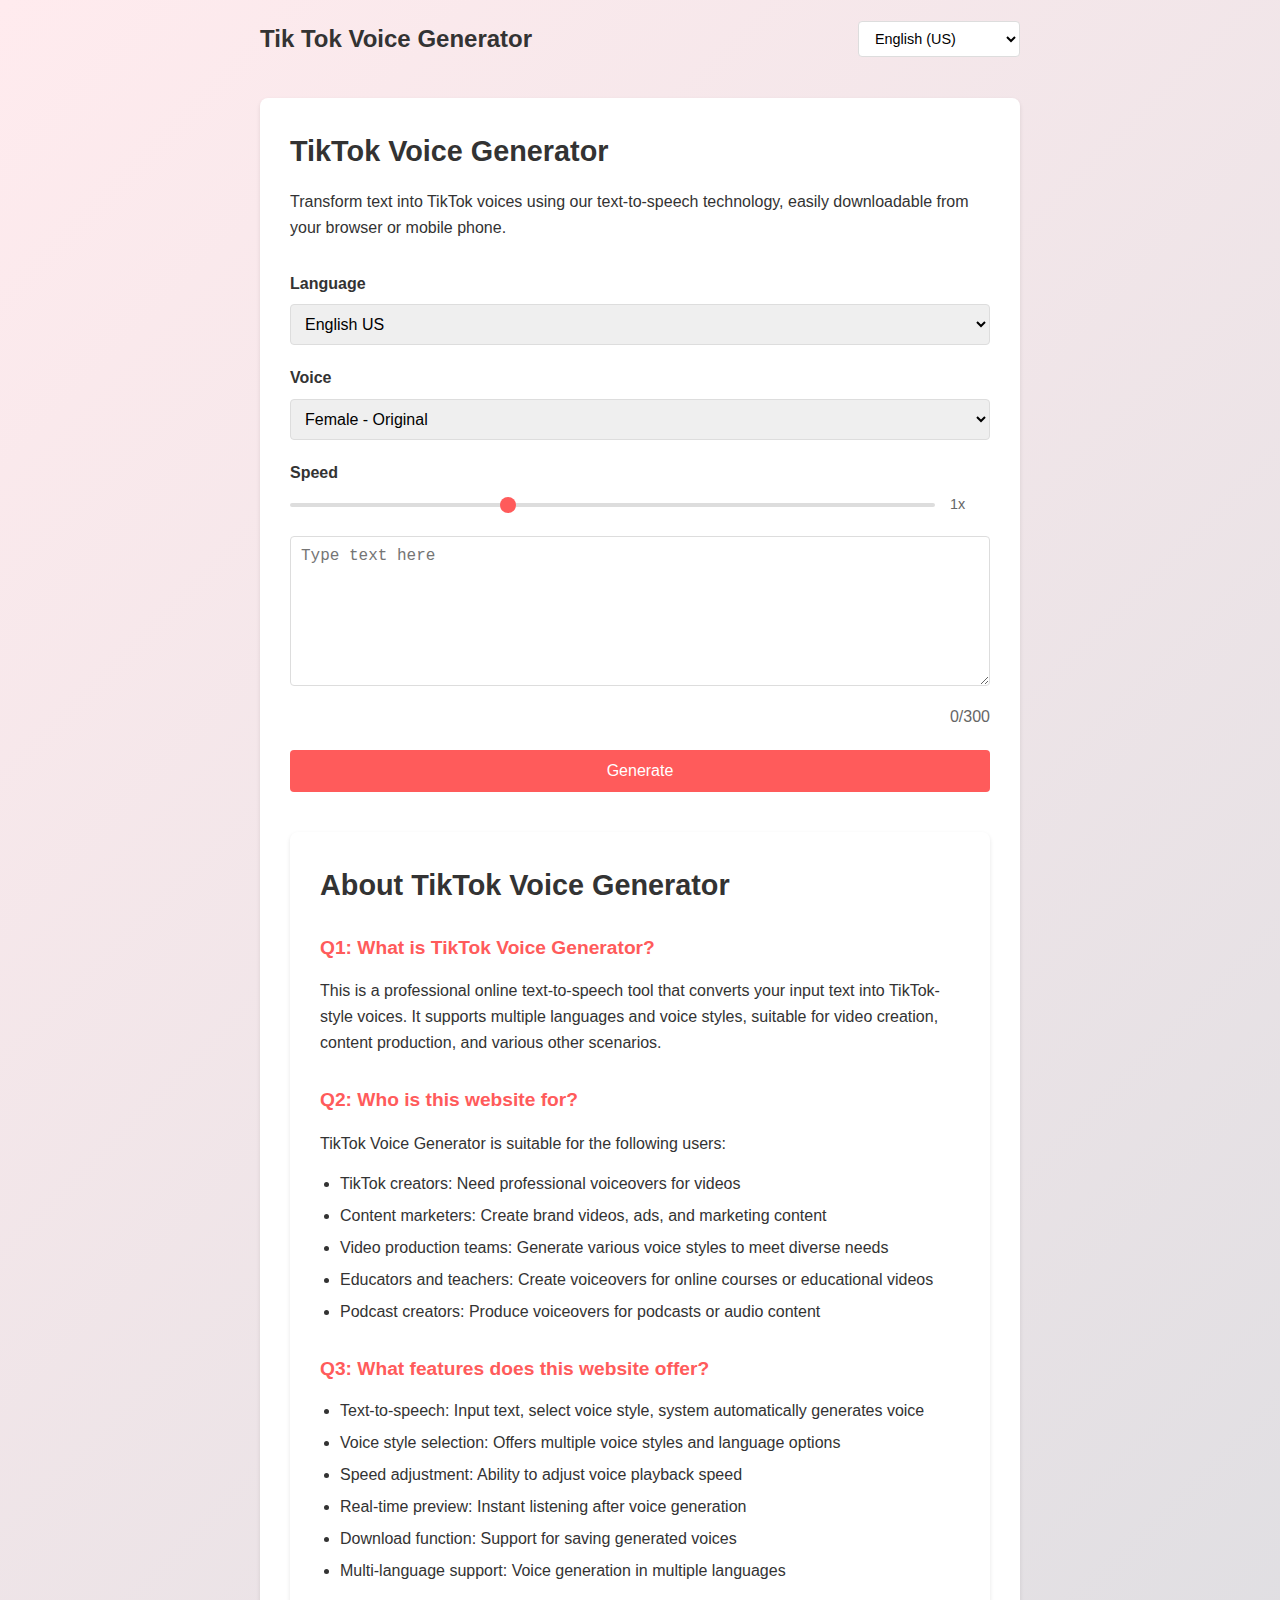
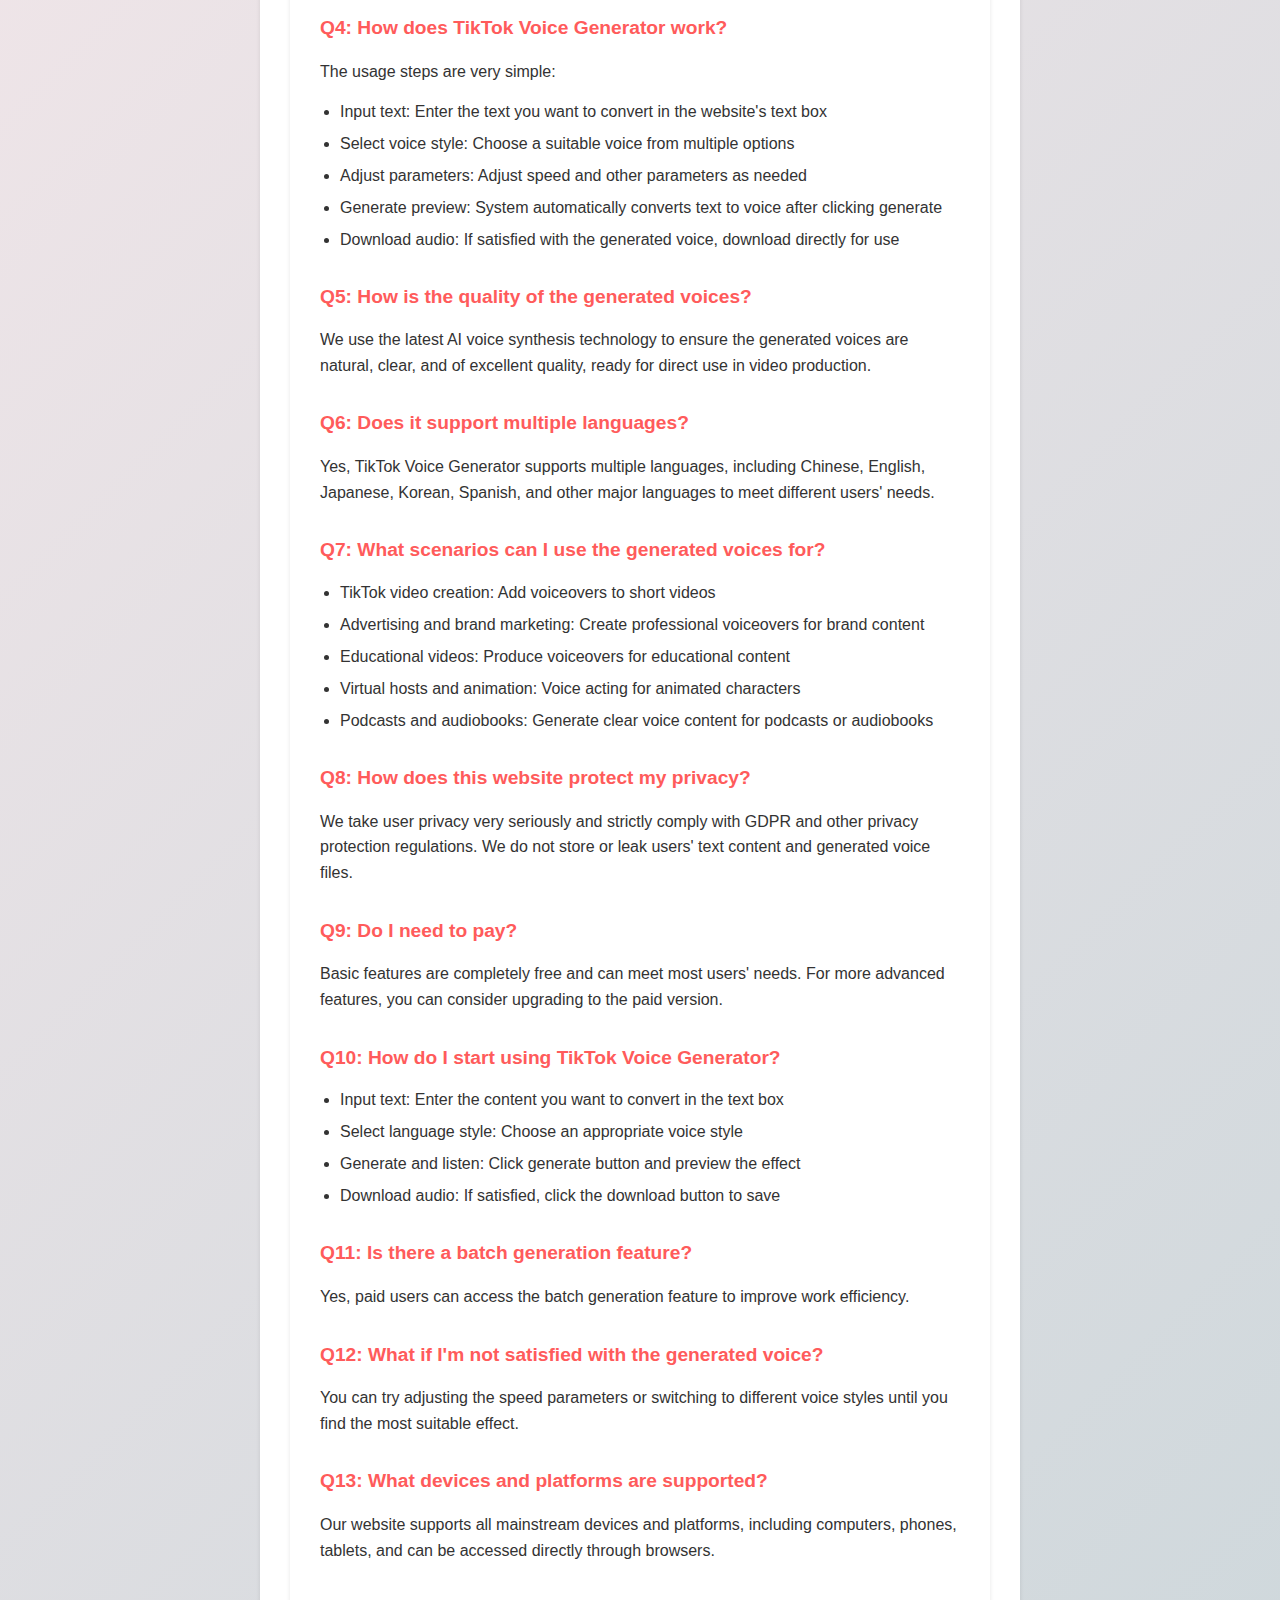
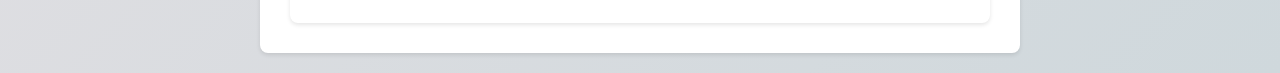
<file: index.html>
<!DOCTYPE html>
<html lang="en">
<head>
    <meta charset="UTF-8">
    <meta name="viewport" content="width=device-width, initial-scale=1.0">
    <title>Tik Tok Voice Generator</title>
    <link rel="stylesheet" href="style.css">
</head>
<body>
    <div class="container">
        <header>
            <h1>Tik Tok Voice Generator</h1>
            <nav>
                <select id="language-selector" class="language-select">
                    <option value="en-US">English (US)</option>
                    <option value="en-UK">English (UK)</option>
                    <option value="zh">中文</option>
                    <option value="vi">Tiếng Việt</option>
                    <option value="id">Bahasa Indonesia</option>
                    <option value="ru">Русский</option>
                    <option value="pt-BR">Português (Brasil)</option>
                    <option value="fr">Français</option>
                    <option value="ja">日本語</option>
                    <option value="es-MX">Español (México)</option>
                </select>
            </nav>
        </header>
        
        <main>
            <h2>TikTok Voice Generator</h2>
            <p>Transform text into TikTok voices using our text-to-speech technology, easily downloadable from your browser or mobile phone.</p>
            
            <form id="voice-form">
                <div class="input-group">
                    <label for="language">Language</label>
                    <select id="language" name="language">
                        <option value="en-US">English US</option>
                        <option value="en-UK">English UK</option>
                        <option value="es-ES">Spanish</option>
                    </select>
                </div>

                <div class="input-group">
                    <label for="voice">Voice</label>
                    <select id="voice" name="voice">
                        <option value="female-original">Female - Original</option>
                        <option value="male-original">Male - Original</option>
                    </select>
                </div>

                <div class="input-group">
                    <label for="speed">Speed</label>
                    <div class="speed-control">
                        <input type="range" id="speed" name="speed" 
                               min="0.5" max="2" step="0.1" value="1">
                        <span class="speed-value">1x</span>
                    </div>
                </div>

                <textarea id="text-input" name="text" placeholder="Type text here" maxlength="300"></textarea>
                <div class="char-count">0/300</div>

                <button type="submit" id="generate-btn">Generate</button>
            </form>

            <div class="qa-section">
                <h2>About TikTok Voice Generator</h2>
                
                <div class="qa-item">
                    <h3>Q1: What is TikTok Voice Generator?</h3>
                    <p>This is a professional online text-to-speech tool that converts your input text into TikTok-style voices. It supports multiple languages and voice styles, suitable for video creation, content production, and various other scenarios.</p>
                </div>

                <div class="qa-item">
                    <h3>Q2: Who is this website for?</h3>
                    <p>TikTok Voice Generator is suitable for the following users:</p>
                    <ul>
                        <li>TikTok creators: Need professional voiceovers for videos</li>
                        <li>Content marketers: Create brand videos, ads, and marketing content</li>
                        <li>Video production teams: Generate various voice styles to meet diverse needs</li>
                        <li>Educators and teachers: Create voiceovers for online courses or educational videos</li>
                        <li>Podcast creators: Produce voiceovers for podcasts or audio content</li>
                    </ul>
                </div>

                <div class="qa-item">
                    <h3>Q3: What features does this website offer?</h3>
                    <ul>
                        <li>Text-to-speech: Input text, select voice style, system automatically generates voice</li>
                        <li>Voice style selection: Offers multiple voice styles and language options</li>
                        <li>Speed adjustment: Ability to adjust voice playback speed</li>
                        <li>Real-time preview: Instant listening after voice generation</li>
                        <li>Download function: Support for saving generated voices</li>
                        <li>Multi-language support: Voice generation in multiple languages</li>
                    </ul>
                </div>

                <div class="qa-item">
                    <h3>Q4: How does TikTok Voice Generator work?</h3>
                    <p>The usage steps are very simple:</p>
                    <ul>
                        <li>Input text: Enter the text you want to convert in the website's text box</li>
                        <li>Select voice style: Choose a suitable voice from multiple options</li>
                        <li>Adjust parameters: Adjust speed and other parameters as needed</li>
                        <li>Generate preview: System automatically converts text to voice after clicking generate</li>
                        <li>Download audio: If satisfied with the generated voice, download directly for use</li>
                    </ul>
                </div>

                <div class="qa-item">
                    <h3>Q5: How is the quality of the generated voices?</h3>
                    <p>We use the latest AI voice synthesis technology to ensure the generated voices are natural, clear, and of excellent quality, ready for direct use in video production.</p>
                </div>

                <div class="qa-item">
                    <h3>Q6: Does it support multiple languages?</h3>
                    <p>Yes, TikTok Voice Generator supports multiple languages, including Chinese, English, Japanese, Korean, Spanish, and other major languages to meet different users' needs.</p>
                </div>

                <div class="qa-item">
                    <h3>Q7: What scenarios can I use the generated voices for?</h3>
                    <ul>
                        <li>TikTok video creation: Add voiceovers to short videos</li>
                        <li>Advertising and brand marketing: Create professional voiceovers for brand content</li>
                        <li>Educational videos: Produce voiceovers for educational content</li>
                        <li>Virtual hosts and animation: Voice acting for animated characters</li>
                        <li>Podcasts and audiobooks: Generate clear voice content for podcasts or audiobooks</li>
                    </ul>
                </div>

                <div class="qa-item">
                    <h3>Q8: How does this website protect my privacy?</h3>
                    <p>We take user privacy very seriously and strictly comply with GDPR and other privacy protection regulations. We do not store or leak users' text content and generated voice files.</p>
                </div>

                <div class="qa-item">
                    <h3>Q9: Do I need to pay?</h3>
                    <p>Basic features are completely free and can meet most users' needs. For more advanced features, you can consider upgrading to the paid version.</p>
                </div>

                <div class="qa-item">
                    <h3>Q10: How do I start using TikTok Voice Generator?</h3>
                    <ul>
                        <li>Input text: Enter the content you want to convert in the text box</li>
                        <li>Select language style: Choose an appropriate voice style</li>
                        <li>Generate and listen: Click generate button and preview the effect</li>
                        <li>Download audio: If satisfied, click the download button to save</li>
                    </ul>
                </div>

                <div class="qa-item">
                    <h3>Q11: Is there a batch generation feature?</h3>
                    <p>Yes, paid users can access the batch generation feature to improve work efficiency.</p>
                </div>

                <div class="qa-item">
                    <h3>Q12: What if I'm not satisfied with the generated voice?</h3>
                    <p>You can try adjusting the speed parameters or switching to different voice styles until you find the most suitable effect.</p>
                </div>

                <div class="qa-item">
                    <h3>Q13: What devices and platforms are supported?</h3>
                    <p>Our website supports all mainstream devices and platforms, including computers, phones, tablets, and can be accessed directly through browsers.</p>
                </div>
            </div>
        </main>
    </div>
</body>
</html>
</file>
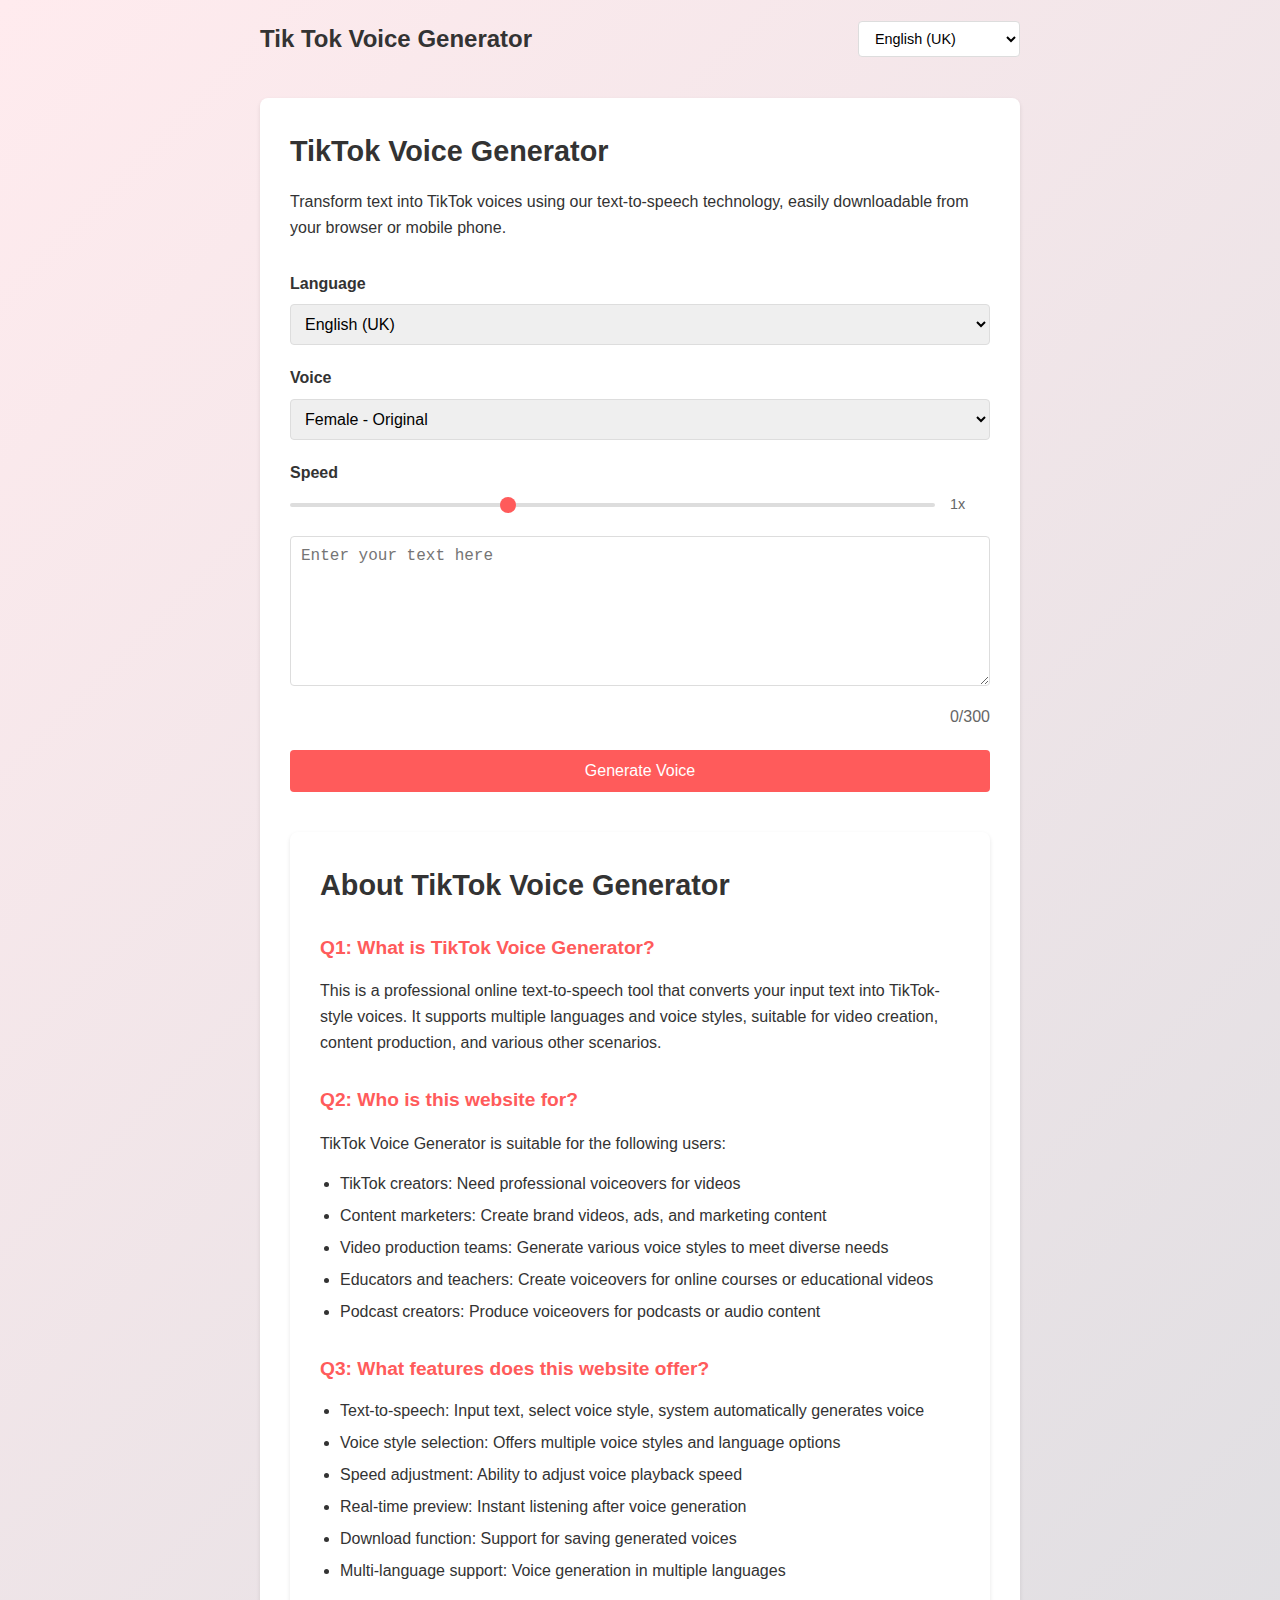
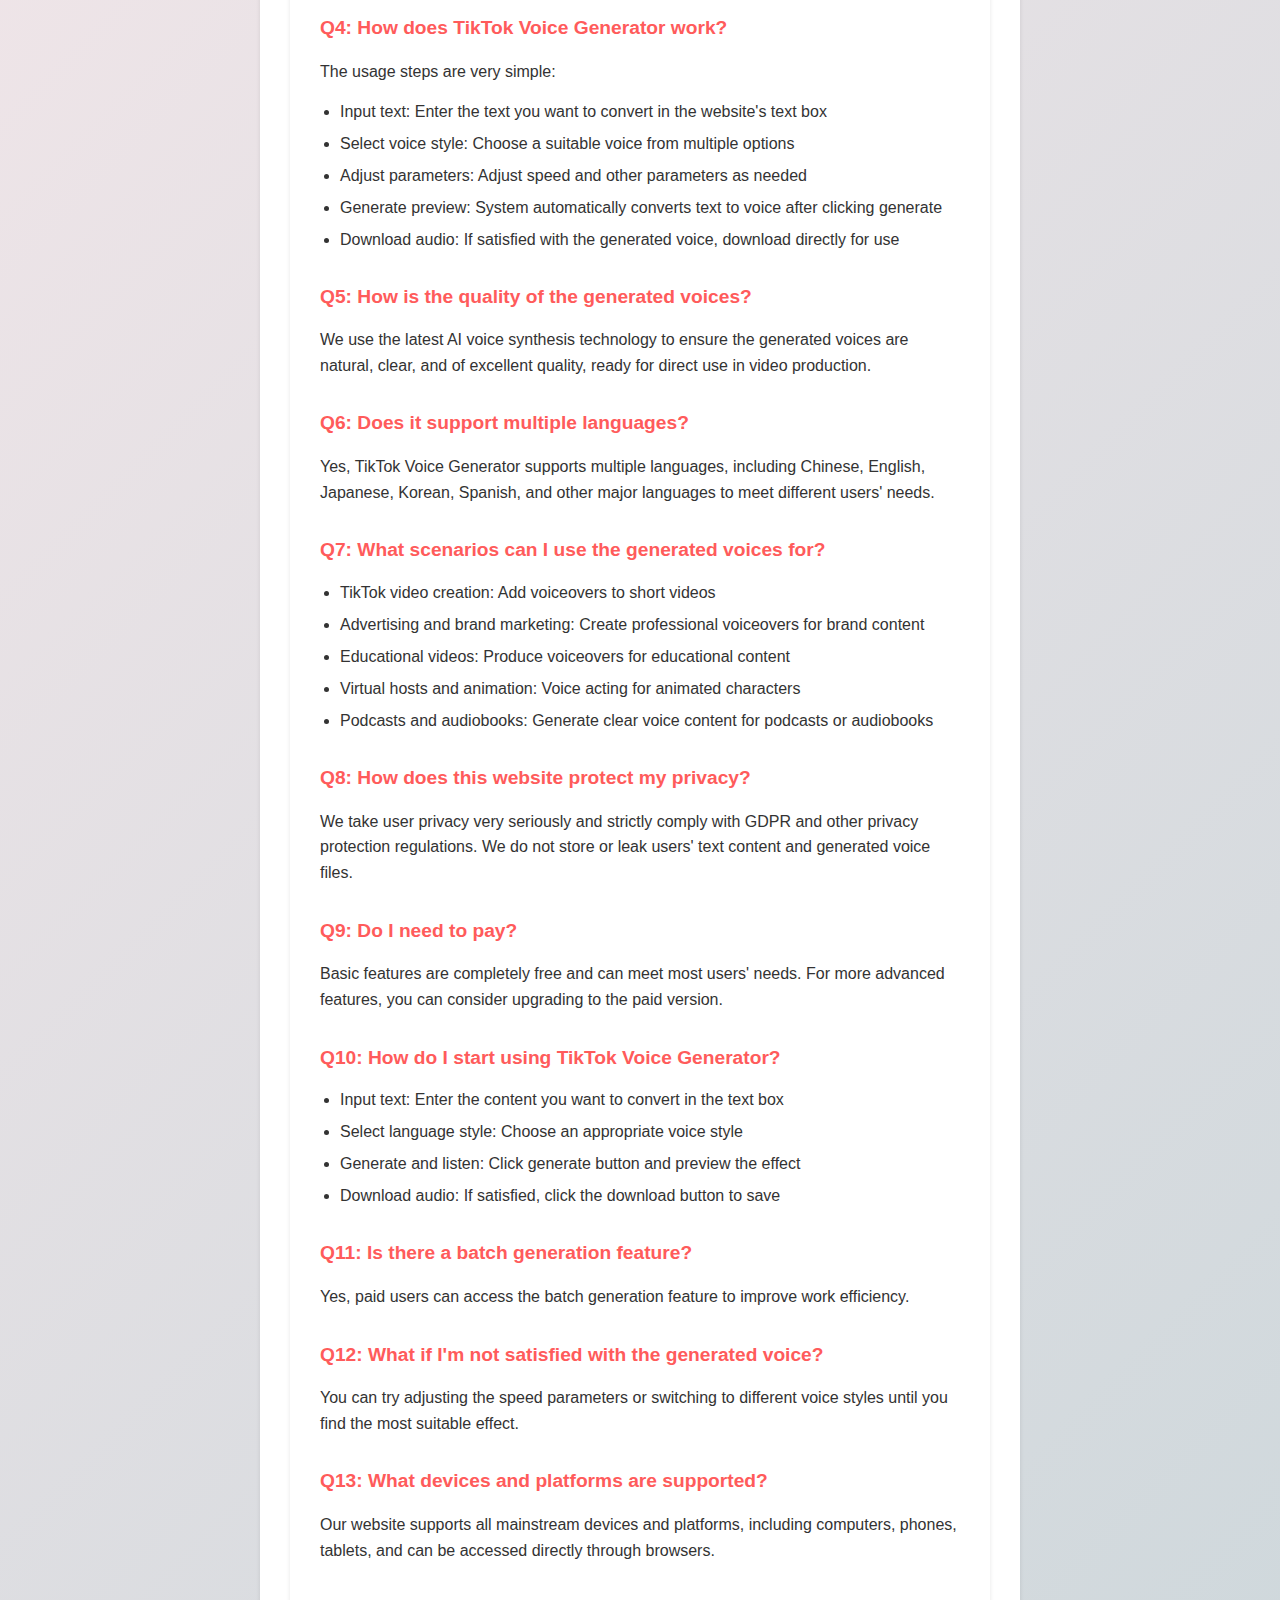
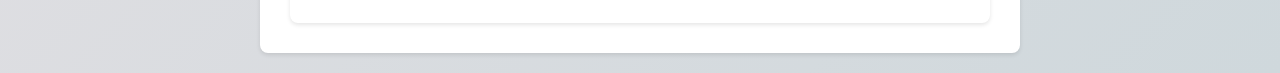
<file: en-uk.html>
<!DOCTYPE html>
<html lang="en-GB">
<head>
    <meta charset="UTF-8">
    <meta name="viewport" content="width=device-width, initial-scale=1.0">
    <title>Tik Tok Voice Generator</title>
    <link rel="stylesheet" href="style.css">
</head>
<body>
    <div class="container">
        <header>
            <h1>Tik Tok Voice Generator</h1>
            <nav>
                <select id="language-selector" class="language-select">
                    <option value="en-US">English (US)</option>
                    <option value="en-UK" selected>English (UK)</option>
                    <option value="zh">中文</option>
                    <option value="vi">Tiếng Việt</option>
                    <option value="id">Bahasa Indonesia</option>
                    <option value="ru">Русский</option>
                    <option value="pt-BR">Português (Brasil)</option>
                    <option value="fr">Français</option>
                    <option value="ja">日本語</option>
                    <option value="es-MX">Español (México)</option>
                </select>
            </nav>
        </header>
        
        <main>
            <h2>TikTok Voice Generator</h2>
            <p>Transform text into TikTok voices using our text-to-speech technology, easily downloadable from your browser or mobile phone.</p>
            
            <form id="voice-form">
                <div class="input-group">
                    <label for="language">Language</label>
                    <select id="language" name="language">
                        <option value="en-US">English (US)</option>
                        <option value="en-UK" selected>English (UK)</option>
                        <option value="zh">Chinese</option>
                    </select>
                </div>

                <div class="input-group">
                    <label for="voice">Voice</label>
                    <select id="voice" name="voice">
                        <option value="female-original">Female - Original</option>
                        <option value="male-original">Male - Original</option>
                    </select>
                </div>

                <div class="input-group">
                    <label for="speed">Speed</label>
                    <div class="speed-control">
                        <input type="range" id="speed" name="speed" 
                               min="0.5" max="2" step="0.1" value="1">
                        <span class="speed-value">1x</span>
                    </div>
                </div>

                <textarea id="text-input" name="text" placeholder="Enter your text here" maxlength="300"></textarea>
                <div class="char-count">0/300</div>

                <button type="submit" id="generate-btn">Generate Voice</button>
            </form>

            <div class="qa-section">
                <h2>About TikTok Voice Generator</h2>
                
                <div class="qa-item">
                    <h3>Q1: What is TikTok Voice Generator?</h3>
                    <p>This is a professional online text-to-speech tool that converts your input text into TikTok-style voices. It supports multiple languages and voice styles, suitable for video creation, content production, and various other scenarios.</p>
                </div>

                <div class="qa-item">
                    <h3>Q2: Who is this website for?</h3>
                    <p>TikTok Voice Generator is suitable for the following users:</p>
                    <ul>
                        <li>TikTok creators: Need professional voiceovers for videos</li>
                        <li>Content marketers: Create brand videos, ads, and marketing content</li>
                        <li>Video production teams: Generate various voice styles to meet diverse needs</li>
                        <li>Educators and teachers: Create voiceovers for online courses or educational videos</li>
                        <li>Podcast creators: Produce voiceovers for podcasts or audio content</li>
                    </ul>
                </div>

                <div class="qa-item">
                    <h3>Q3: What features does this website offer?</h3>
                    <ul>
                        <li>Text-to-speech: Input text, select voice style, system automatically generates voice</li>
                        <li>Voice style selection: Offers multiple voice styles and language options</li>
                        <li>Speed adjustment: Ability to adjust voice playback speed</li>
                        <li>Real-time preview: Instant listening after voice generation</li>
                        <li>Download function: Support for saving generated voices</li>
                        <li>Multi-language support: Voice generation in multiple languages</li>
                    </ul>
                </div>

                <div class="qa-item">
                    <h3>Q4: How does TikTok Voice Generator work?</h3>
                    <p>The usage steps are very simple:</p>
                    <ul>
                        <li>Input text: Enter the text you want to convert in the website's text box</li>
                        <li>Select voice style: Choose a suitable voice from multiple options</li>
                        <li>Adjust parameters: Adjust speed and other parameters as needed</li>
                        <li>Generate preview: System automatically converts text to voice after clicking generate</li>
                        <li>Download audio: If satisfied with the generated voice, download directly for use</li>
                    </ul>
                </div>

                <div class="qa-item">
                    <h3>Q5: How is the quality of the generated voices?</h3>
                    <p>We use the latest AI voice synthesis technology to ensure the generated voices are natural, clear, and of excellent quality, ready for direct use in video production.</p>
                </div>

                <div class="qa-item">
                    <h3>Q6: Does it support multiple languages?</h3>
                    <p>Yes, TikTok Voice Generator supports multiple languages, including Chinese, English, Japanese, Korean, Spanish, and other major languages to meet different users' needs.</p>
                </div>

                <div class="qa-item">
                    <h3>Q7: What scenarios can I use the generated voices for?</h3>
                    <ul>
                        <li>TikTok video creation: Add voiceovers to short videos</li>
                        <li>Advertising and brand marketing: Create professional voiceovers for brand content</li>
                        <li>Educational videos: Produce voiceovers for educational content</li>
                        <li>Virtual hosts and animation: Voice acting for animated characters</li>
                        <li>Podcasts and audiobooks: Generate clear voice content for podcasts or audiobooks</li>
                    </ul>
                </div>

                <div class="qa-item">
                    <h3>Q8: How does this website protect my privacy?</h3>
                    <p>We take user privacy very seriously and strictly comply with GDPR and other privacy protection regulations. We do not store or leak users' text content and generated voice files.</p>
                </div>

                <div class="qa-item">
                    <h3>Q9: Do I need to pay?</h3>
                    <p>Basic features are completely free and can meet most users' needs. For more advanced features, you can consider upgrading to the paid version.</p>
                </div>

                <div class="qa-item">
                    <h3>Q10: How do I start using TikTok Voice Generator?</h3>
                    <ul>
                        <li>Input text: Enter the content you want to convert in the text box</li>
                        <li>Select language style: Choose an appropriate voice style</li>
                        <li>Generate and listen: Click generate button and preview the effect</li>
                        <li>Download audio: If satisfied, click the download button to save</li>
                    </ul>
                </div>

                <div class="qa-item">
                    <h3>Q11: Is there a batch generation feature?</h3>
                    <p>Yes, paid users can access the batch generation feature to improve work efficiency.</p>
                </div>

                <div class="qa-item">
                    <h3>Q12: What if I'm not satisfied with the generated voice?</h3>
                    <p>You can try adjusting the speed parameters or switching to different voice styles until you find the most suitable effect.</p>
                </div>

                <div class="qa-item">
                    <h3>Q13: What devices and platforms are supported?</h3>
                    <p>Our website supports all mainstream devices and platforms, including computers, phones, tablets, and can be accessed directly through browsers.</p>
                </div>
            </div>
        </main>
    </div>
    <script src="script.js"></script>
</body>
</html>
</file>
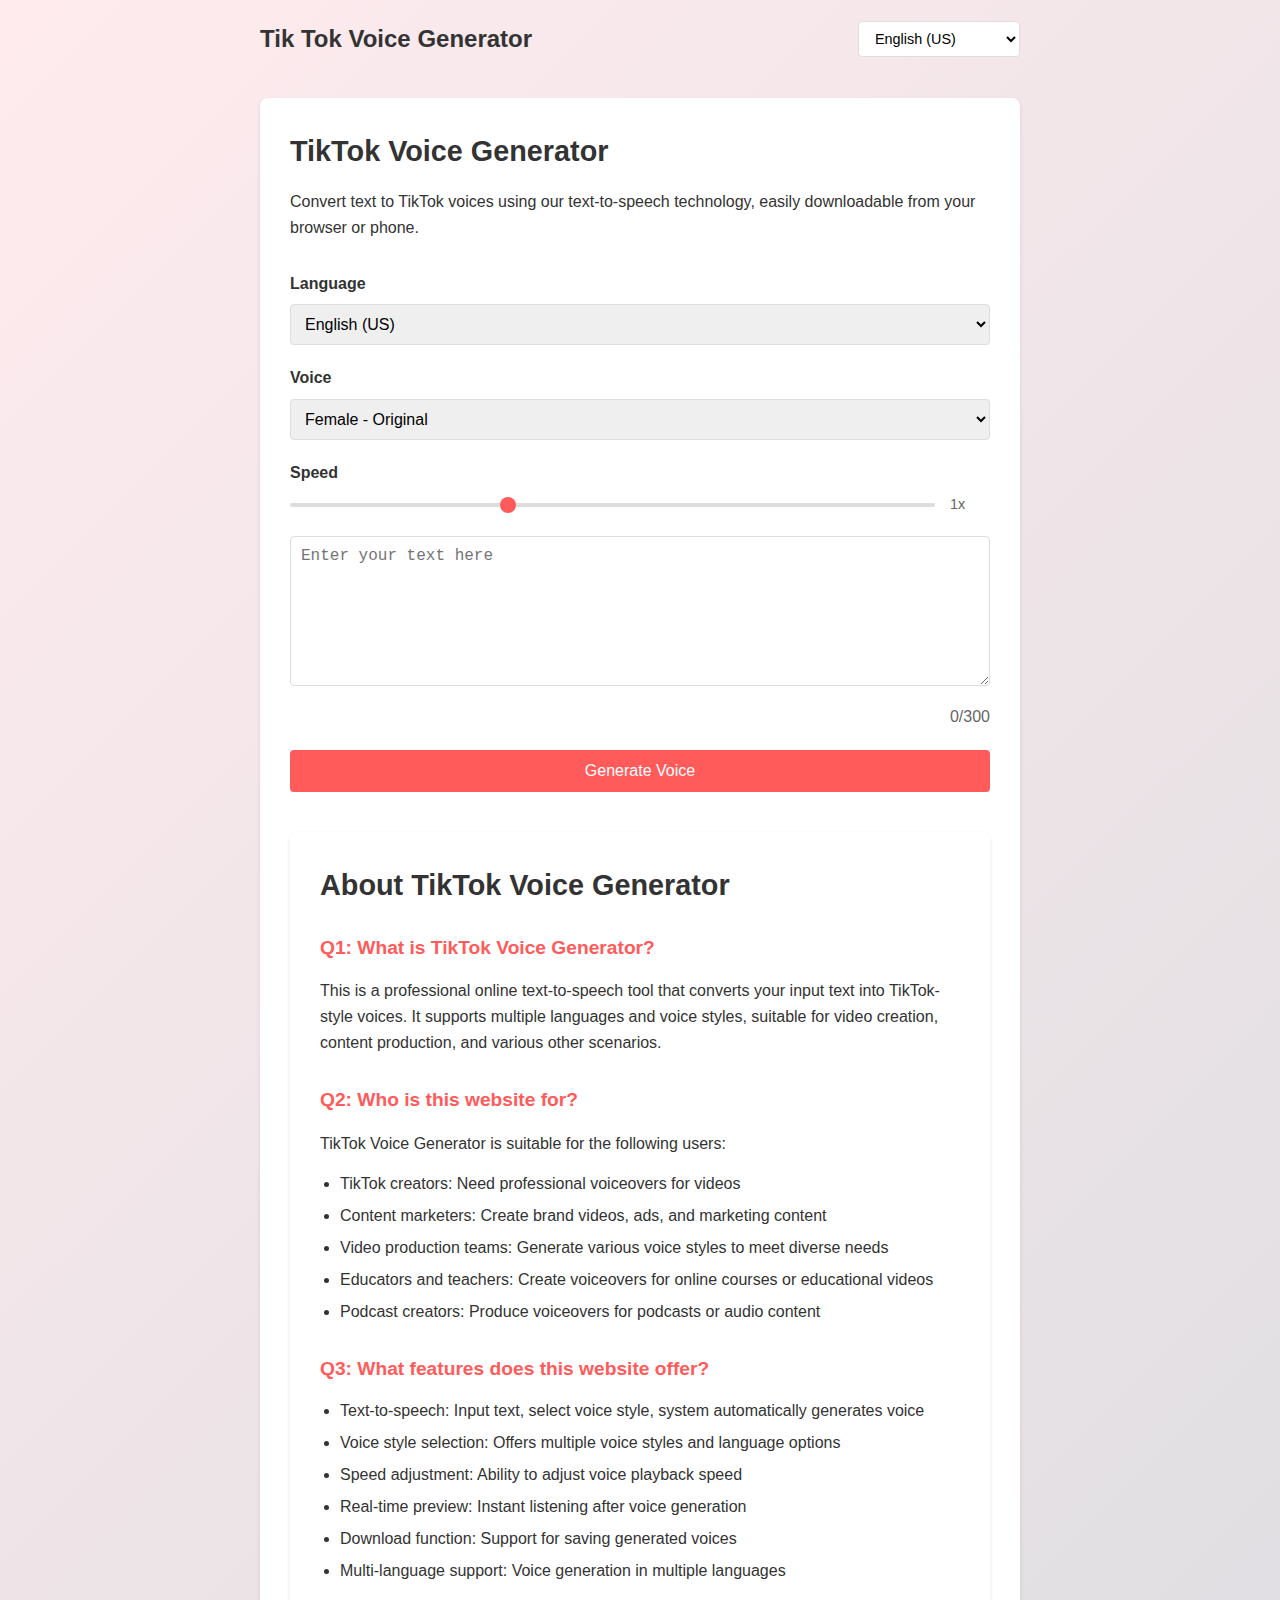
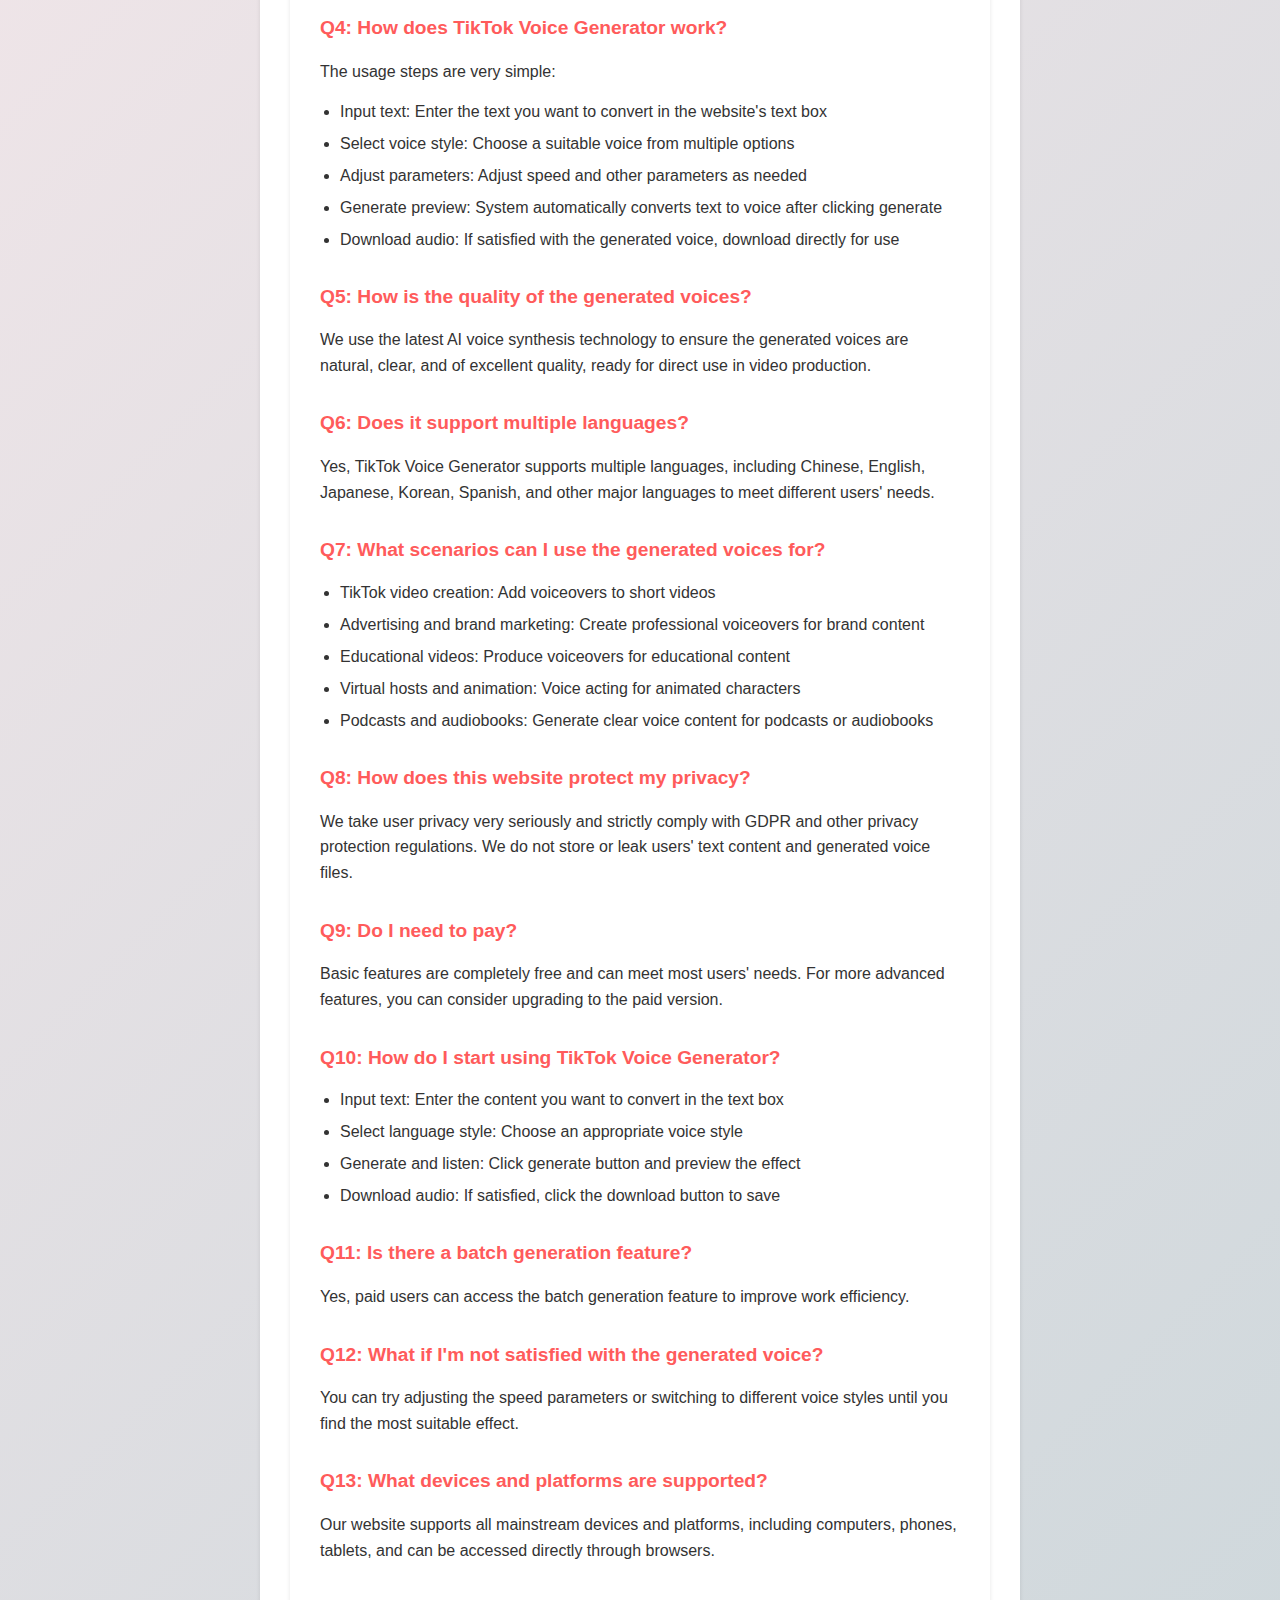
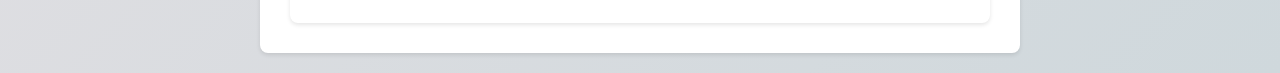
<file: en-us.html>
<!DOCTYPE html>
<html lang="en-US">
<head>
    <meta charset="UTF-8">
    <meta name="viewport" content="width=device-width, initial-scale=1.0">
    <title>Tik Tok Voice Generator</title>
    <link rel="stylesheet" href="style.css">
</head>
<body>
    <div class="container">
        <header>
            <h1>Tik Tok Voice Generator</h1>
            <nav>
                <select id="language-selector" class="language-select">
                    <option value="en-US" selected>English (US)</option>
                    <option value="en-UK">English (UK)</option>
                    <option value="zh">中文</option>
                    <option value="vi">Tiếng Việt</option>
                    <option value="id">Bahasa Indonesia</option>
                    <option value="ru">Русский</option>
                    <option value="pt-BR">Português (Brasil)</option>
                    <option value="fr">Français</option>
                    <option value="ja">日本語</option>
                    <option value="es-MX">Español (México)</option>
                </select>
            </nav>
        </header>
        
        <main>
            <h2>TikTok Voice Generator</h2>
            <p>Convert text to TikTok voices using our text-to-speech technology, easily downloadable from your browser or phone.</p>
            
            <form id="voice-form">
                <div class="input-group">
                    <label for="language">Language</label>
                    <select id="language" name="language">
                        <option value="en-US" selected>English (US)</option>
                        <option value="en-UK">English (UK)</option>
                        <option value="zh">Chinese</option>
                    </select>
                </div>

                <div class="input-group">
                    <label for="voice">Voice</label>
                    <select id="voice" name="voice">
                        <option value="female-original">Female - Original</option>
                        <option value="male-original">Male - Original</option>
                    </select>
                </div>

                <div class="input-group">
                    <label for="speed">Speed</label>
                    <div class="speed-control">
                        <input type="range" id="speed" name="speed" 
                               min="0.5" max="2" step="0.1" value="1">
                        <span class="speed-value">1x</span>
                    </div>
                </div>

                <textarea id="text-input" name="text" placeholder="Enter your text here" maxlength="300"></textarea>
                <div class="char-count">0/300</div>

                <button type="submit" id="generate-btn">Generate Voice</button>
            </form>

            <div class="qa-section">
                <h2>About TikTok Voice Generator</h2>
                
                <div class="qa-item">
                    <h3>Q1: What is TikTok Voice Generator?</h3>
                    <p>This is a professional online text-to-speech tool that converts your input text into TikTok-style voices. It supports multiple languages and voice styles, suitable for video creation, content production, and various other scenarios.</p>
                </div>

                <div class="qa-item">
                    <h3>Q2: Who is this website for?</h3>
                    <p>TikTok Voice Generator is suitable for the following users:</p>
                    <ul>
                        <li>TikTok creators: Need professional voiceovers for videos</li>
                        <li>Content marketers: Create brand videos, ads, and marketing content</li>
                        <li>Video production teams: Generate various voice styles to meet diverse needs</li>
                        <li>Educators and teachers: Create voiceovers for online courses or educational videos</li>
                        <li>Podcast creators: Produce voiceovers for podcasts or audio content</li>
                    </ul>
                </div>

                <div class="qa-item">
                    <h3>Q3: What features does this website offer?</h3>
                    <ul>
                        <li>Text-to-speech: Input text, select voice style, system automatically generates voice</li>
                        <li>Voice style selection: Offers multiple voice styles and language options</li>
                        <li>Speed adjustment: Ability to adjust voice playback speed</li>
                        <li>Real-time preview: Instant listening after voice generation</li>
                        <li>Download function: Support for saving generated voices</li>
                        <li>Multi-language support: Voice generation in multiple languages</li>
                    </ul>
                </div>

                <div class="qa-item">
                    <h3>Q4: How does TikTok Voice Generator work?</h3>
                    <p>The usage steps are very simple:</p>
                    <ul>
                        <li>Input text: Enter the text you want to convert in the website's text box</li>
                        <li>Select voice style: Choose a suitable voice from multiple options</li>
                        <li>Adjust parameters: Adjust speed and other parameters as needed</li>
                        <li>Generate preview: System automatically converts text to voice after clicking generate</li>
                        <li>Download audio: If satisfied with the generated voice, download directly for use</li>
                    </ul>
                </div>

                <div class="qa-item">
                    <h3>Q5: How is the quality of the generated voices?</h3>
                    <p>We use the latest AI voice synthesis technology to ensure the generated voices are natural, clear, and of excellent quality, ready for direct use in video production.</p>
                </div>

                <div class="qa-item">
                    <h3>Q6: Does it support multiple languages?</h3>
                    <p>Yes, TikTok Voice Generator supports multiple languages, including Chinese, English, Japanese, Korean, Spanish, and other major languages to meet different users' needs.</p>
                </div>

                <div class="qa-item">
                    <h3>Q7: What scenarios can I use the generated voices for?</h3>
                    <ul>
                        <li>TikTok video creation: Add voiceovers to short videos</li>
                        <li>Advertising and brand marketing: Create professional voiceovers for brand content</li>
                        <li>Educational videos: Produce voiceovers for educational content</li>
                        <li>Virtual hosts and animation: Voice acting for animated characters</li>
                        <li>Podcasts and audiobooks: Generate clear voice content for podcasts or audiobooks</li>
                    </ul>
                </div>

                <div class="qa-item">
                    <h3>Q8: How does this website protect my privacy?</h3>
                    <p>We take user privacy very seriously and strictly comply with GDPR and other privacy protection regulations. We do not store or leak users' text content and generated voice files.</p>
                </div>

                <div class="qa-item">
                    <h3>Q9: Do I need to pay?</h3>
                    <p>Basic features are completely free and can meet most users' needs. For more advanced features, you can consider upgrading to the paid version.</p>
                </div>

                <div class="qa-item">
                    <h3>Q10: How do I start using TikTok Voice Generator?</h3>
                    <ul>
                        <li>Input text: Enter the content you want to convert in the text box</li>
                        <li>Select language style: Choose an appropriate voice style</li>
                        <li>Generate and listen: Click generate button and preview the effect</li>
                        <li>Download audio: If satisfied, click the download button to save</li>
                    </ul>
                </div>

                <div class="qa-item">
                    <h3>Q11: Is there a batch generation feature?</h3>
                    <p>Yes, paid users can access the batch generation feature to improve work efficiency.</p>
                </div>

                <div class="qa-item">
                    <h3>Q12: What if I'm not satisfied with the generated voice?</h3>
                    <p>You can try adjusting the speed parameters or switching to different voice styles until you find the most suitable effect.</p>
                </div>

                <div class="qa-item">
                    <h3>Q13: What devices and platforms are supported?</h3>
                    <p>Our website supports all mainstream devices and platforms, including computers, phones, tablets, and can be accessed directly through browsers.</p>
                </div>
            </div>
        </main>
    </div>
</body>
</html>
</file>
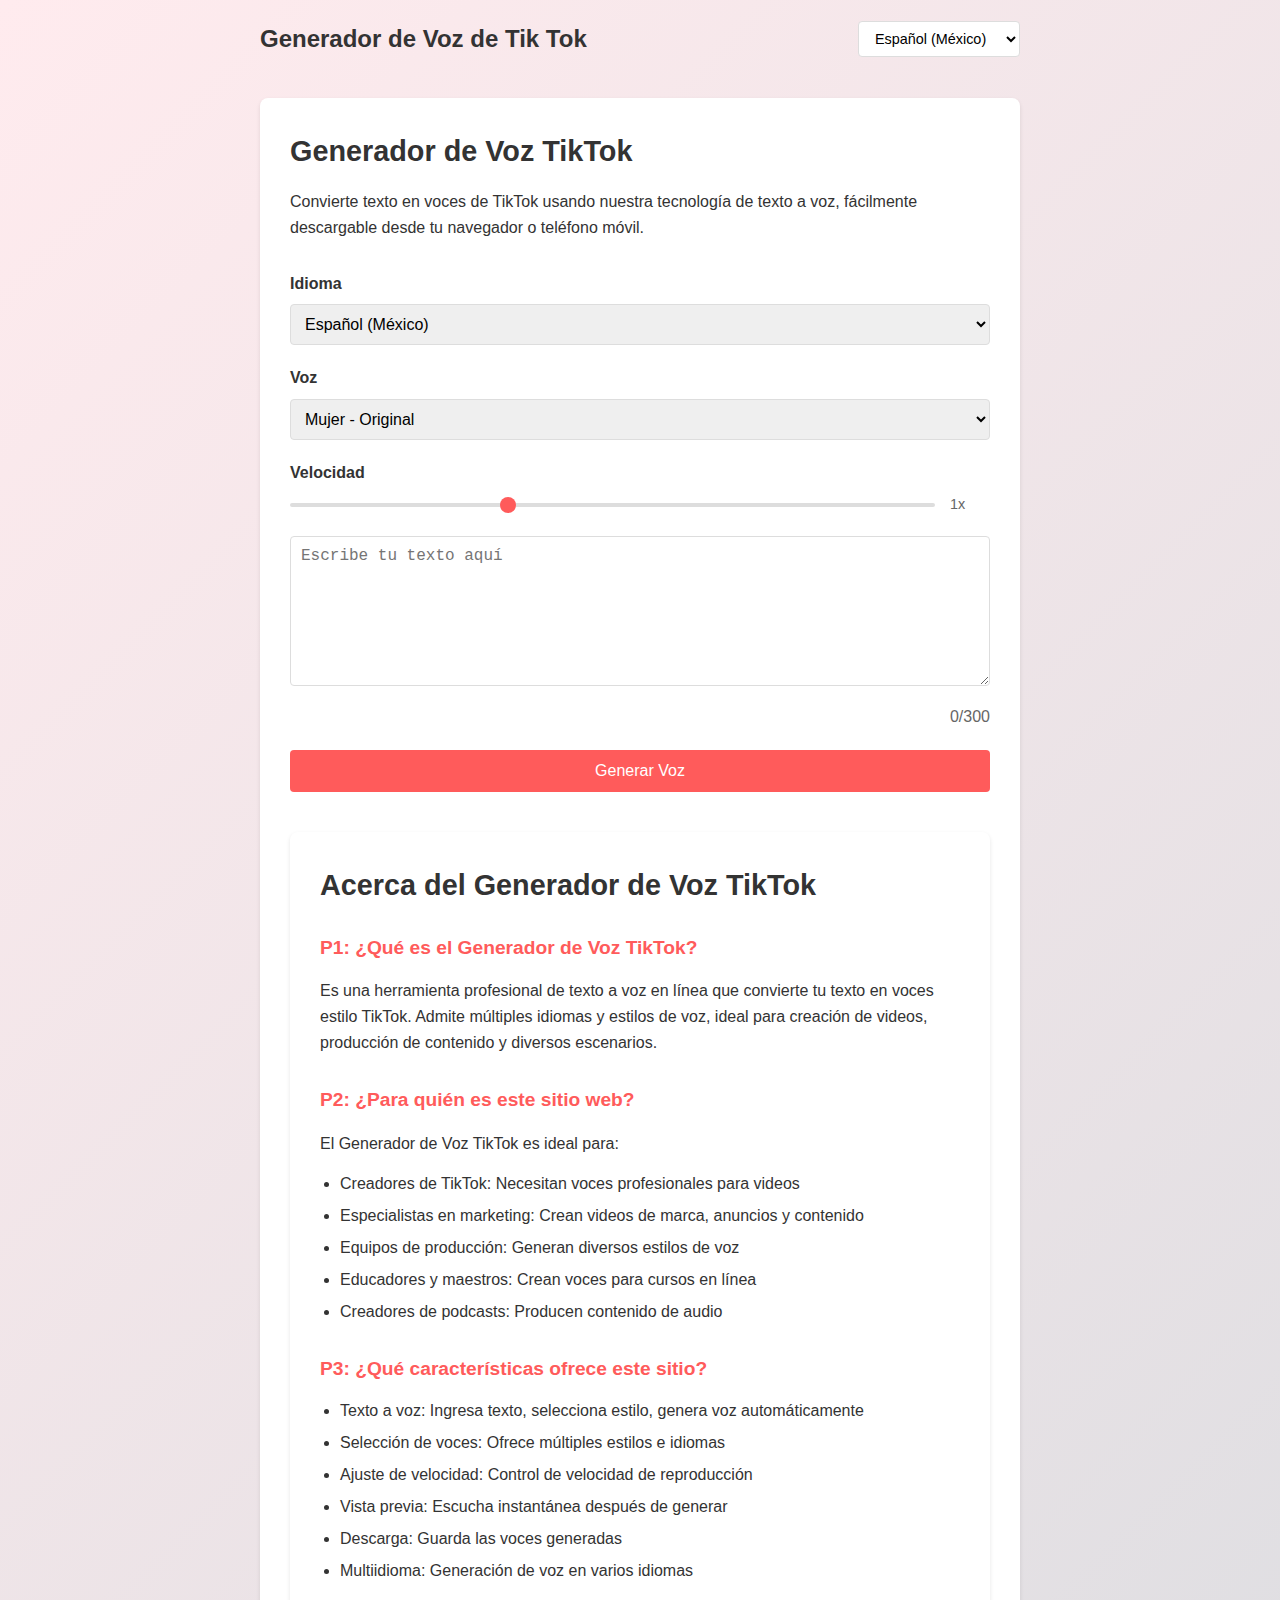
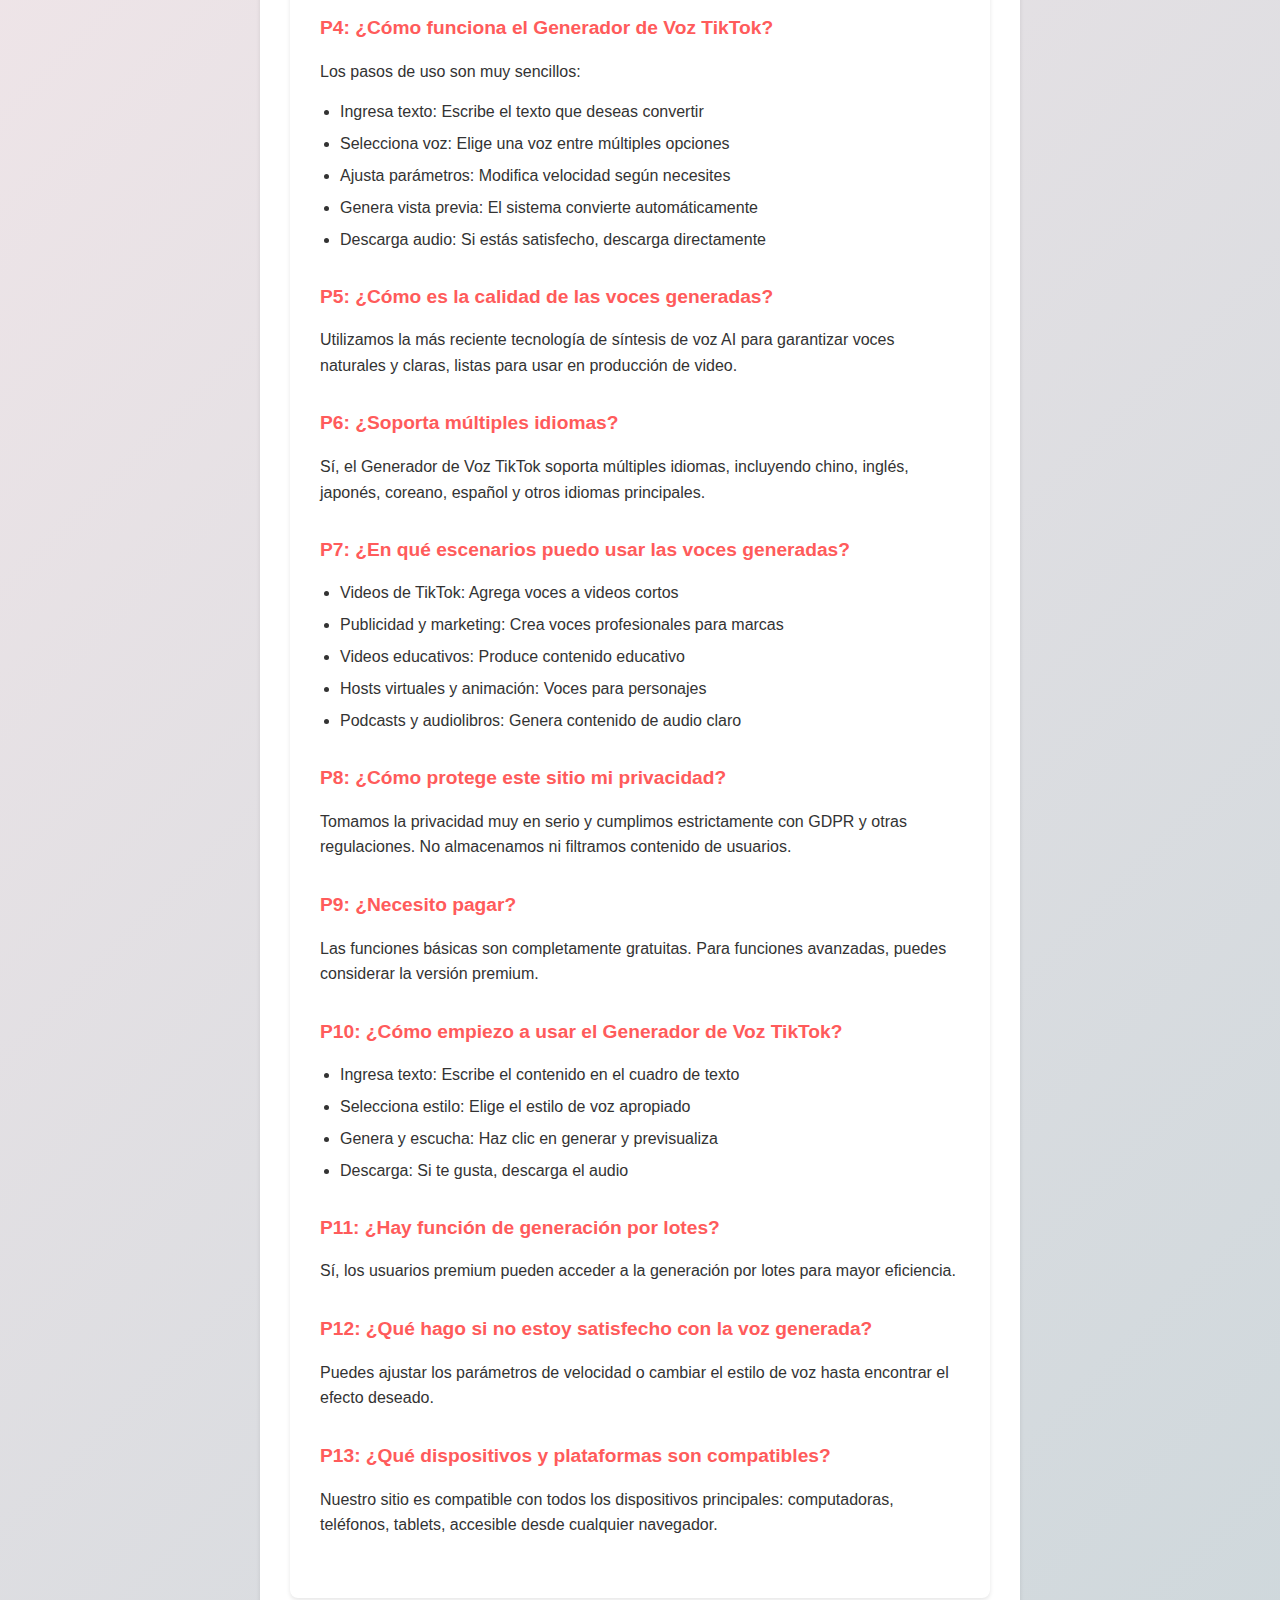
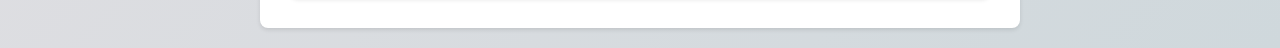
<file: es-mx.html>
<!DOCTYPE html>
<html lang="es-MX">
<head>
    <meta charset="UTF-8">
    <meta name="viewport" content="width=device-width, initial-scale=1.0">
    <title>Generador de Voz de Tik Tok</title>
    <link rel="stylesheet" href="style.css">
</head>
<body>
    <div class="container">
        <header>
            <h1>Generador de Voz de Tik Tok</h1>
            <nav>
                <select id="language-selector" class="language-select">
                    <option value="en-US">English (US)</option>
                    <option value="en-UK">English (UK)</option>
                    <option value="zh">中文</option>
                    <option value="vi">Tiếng Việt</option>
                    <option value="id">Bahasa Indonesia</option>
                    <option value="ru">Русский</option>
                    <option value="pt-BR">Português (Brasil)</option>
                    <option value="fr">Français</option>
                    <option value="ja">日本語</option>
                    <option value="es-MX" selected>Español (México)</option>
                </select>
            </nav>
        </header>
        
        <main>
            <h2>Generador de Voz TikTok</h2>
            <p>Convierte texto en voces de TikTok usando nuestra tecnología de texto a voz, fácilmente descargable desde tu navegador o teléfono móvil.</p>
            
            <form id="voice-form">
                <div class="input-group">
                    <label for="language">Idioma</label>
                    <select id="language" name="language">
                        <option value="en-US">Inglés (EE.UU.)</option>
                        <option value="en-UK">Inglés (Reino Unido)</option>
                        <option value="es-MX" selected>Español (México)</option>
                    </select>
                </div>

                <div class="input-group">
                    <label for="voice">Voz</label>
                    <select id="voice" name="voice">
                        <option value="female-original">Mujer - Original</option>
                        <option value="male-original">Hombre - Original</option>
                    </select>
                </div>

                <div class="input-group">
                    <label for="speed">Velocidad</label>
                    <div class="speed-control">
                        <input type="range" id="speed" name="speed" 
                               min="0.5" max="2" step="0.1" value="1">
                        <span class="speed-value">1x</span>
                    </div>
                </div>

                <textarea id="text-input" name="text" placeholder="Escribe tu texto aquí" maxlength="300"></textarea>
                <div class="char-count">0/300</div>

                <button type="submit" id="generate-btn">Generar Voz</button>
            </form>

            <div class="qa-section">
                <h2>Acerca del Generador de Voz TikTok</h2>
                
                <div class="qa-item">
                    <h3>P1: ¿Qué es el Generador de Voz TikTok?</h3>
                    <p>Es una herramienta profesional de texto a voz en línea que convierte tu texto en voces estilo TikTok. Admite múltiples idiomas y estilos de voz, ideal para creación de videos, producción de contenido y diversos escenarios.</p>
                </div>

                <div class="qa-item">
                    <h3>P2: ¿Para quién es este sitio web?</h3>
                    <p>El Generador de Voz TikTok es ideal para:</p>
                    <ul>
                        <li>Creadores de TikTok: Necesitan voces profesionales para videos</li>
                        <li>Especialistas en marketing: Crean videos de marca, anuncios y contenido</li>
                        <li>Equipos de producción: Generan diversos estilos de voz</li>
                        <li>Educadores y maestros: Crean voces para cursos en línea</li>
                        <li>Creadores de podcasts: Producen contenido de audio</li>
                    </ul>
                </div>

                <div class="qa-item">
                    <h3>P3: ¿Qué características ofrece este sitio?</h3>
                    <ul>
                        <li>Texto a voz: Ingresa texto, selecciona estilo, genera voz automáticamente</li>
                        <li>Selección de voces: Ofrece múltiples estilos e idiomas</li>
                        <li>Ajuste de velocidad: Control de velocidad de reproducción</li>
                        <li>Vista previa: Escucha instantánea después de generar</li>
                        <li>Descarga: Guarda las voces generadas</li>
                        <li>Multiidioma: Generación de voz en varios idiomas</li>
                    </ul>
                </div>

                <div class="qa-item">
                    <h3>P4: ¿Cómo funciona el Generador de Voz TikTok?</h3>
                    <p>Los pasos de uso son muy sencillos:</p>
                    <ul>
                        <li>Ingresa texto: Escribe el texto que deseas convertir</li>
                        <li>Selecciona voz: Elige una voz entre múltiples opciones</li>
                        <li>Ajusta parámetros: Modifica velocidad según necesites</li>
                        <li>Genera vista previa: El sistema convierte automáticamente</li>
                        <li>Descarga audio: Si estás satisfecho, descarga directamente</li>
                    </ul>
                </div>

                <div class="qa-item">
                    <h3>P5: ¿Cómo es la calidad de las voces generadas?</h3>
                    <p>Utilizamos la más reciente tecnología de síntesis de voz AI para garantizar voces naturales y claras, listas para usar en producción de video.</p>
                </div>

                <div class="qa-item">
                    <h3>P6: ¿Soporta múltiples idiomas?</h3>
                    <p>Sí, el Generador de Voz TikTok soporta múltiples idiomas, incluyendo chino, inglés, japonés, coreano, español y otros idiomas principales.</p>
                </div>

                <div class="qa-item">
                    <h3>P7: ¿En qué escenarios puedo usar las voces generadas?</h3>
                    <ul>
                        <li>Videos de TikTok: Agrega voces a videos cortos</li>
                        <li>Publicidad y marketing: Crea voces profesionales para marcas</li>
                        <li>Videos educativos: Produce contenido educativo</li>
                        <li>Hosts virtuales y animación: Voces para personajes</li>
                        <li>Podcasts y audiolibros: Genera contenido de audio claro</li>
                    </ul>
                </div>

                <div class="qa-item">
                    <h3>P8: ¿Cómo protege este sitio mi privacidad?</h3>
                    <p>Tomamos la privacidad muy en serio y cumplimos estrictamente con GDPR y otras regulaciones. No almacenamos ni filtramos contenido de usuarios.</p>
                </div>

                <div class="qa-item">
                    <h3>P9: ¿Necesito pagar?</h3>
                    <p>Las funciones básicas son completamente gratuitas. Para funciones avanzadas, puedes considerar la versión premium.</p>
                </div>

                <div class="qa-item">
                    <h3>P10: ¿Cómo empiezo a usar el Generador de Voz TikTok?</h3>
                    <ul>
                        <li>Ingresa texto: Escribe el contenido en el cuadro de texto</li>
                        <li>Selecciona estilo: Elige el estilo de voz apropiado</li>
                        <li>Genera y escucha: Haz clic en generar y previsualiza</li>
                        <li>Descarga: Si te gusta, descarga el audio</li>
                    </ul>
                </div>

                <div class="qa-item">
                    <h3>P11: ¿Hay función de generación por lotes?</h3>
                    <p>Sí, los usuarios premium pueden acceder a la generación por lotes para mayor eficiencia.</p>
                </div>

                <div class="qa-item">
                    <h3>P12: ¿Qué hago si no estoy satisfecho con la voz generada?</h3>
                    <p>Puedes ajustar los parámetros de velocidad o cambiar el estilo de voz hasta encontrar el efecto deseado.</p>
                </div>

                <div class="qa-item">
                    <h3>P13: ¿Qué dispositivos y plataformas son compatibles?</h3>
                    <p>Nuestro sitio es compatible con todos los dispositivos principales: computadoras, teléfonos, tablets, accesible desde cualquier navegador.</p>
                </div>
            </div>
        </main>
    </div>
</body>
</html>
</file>
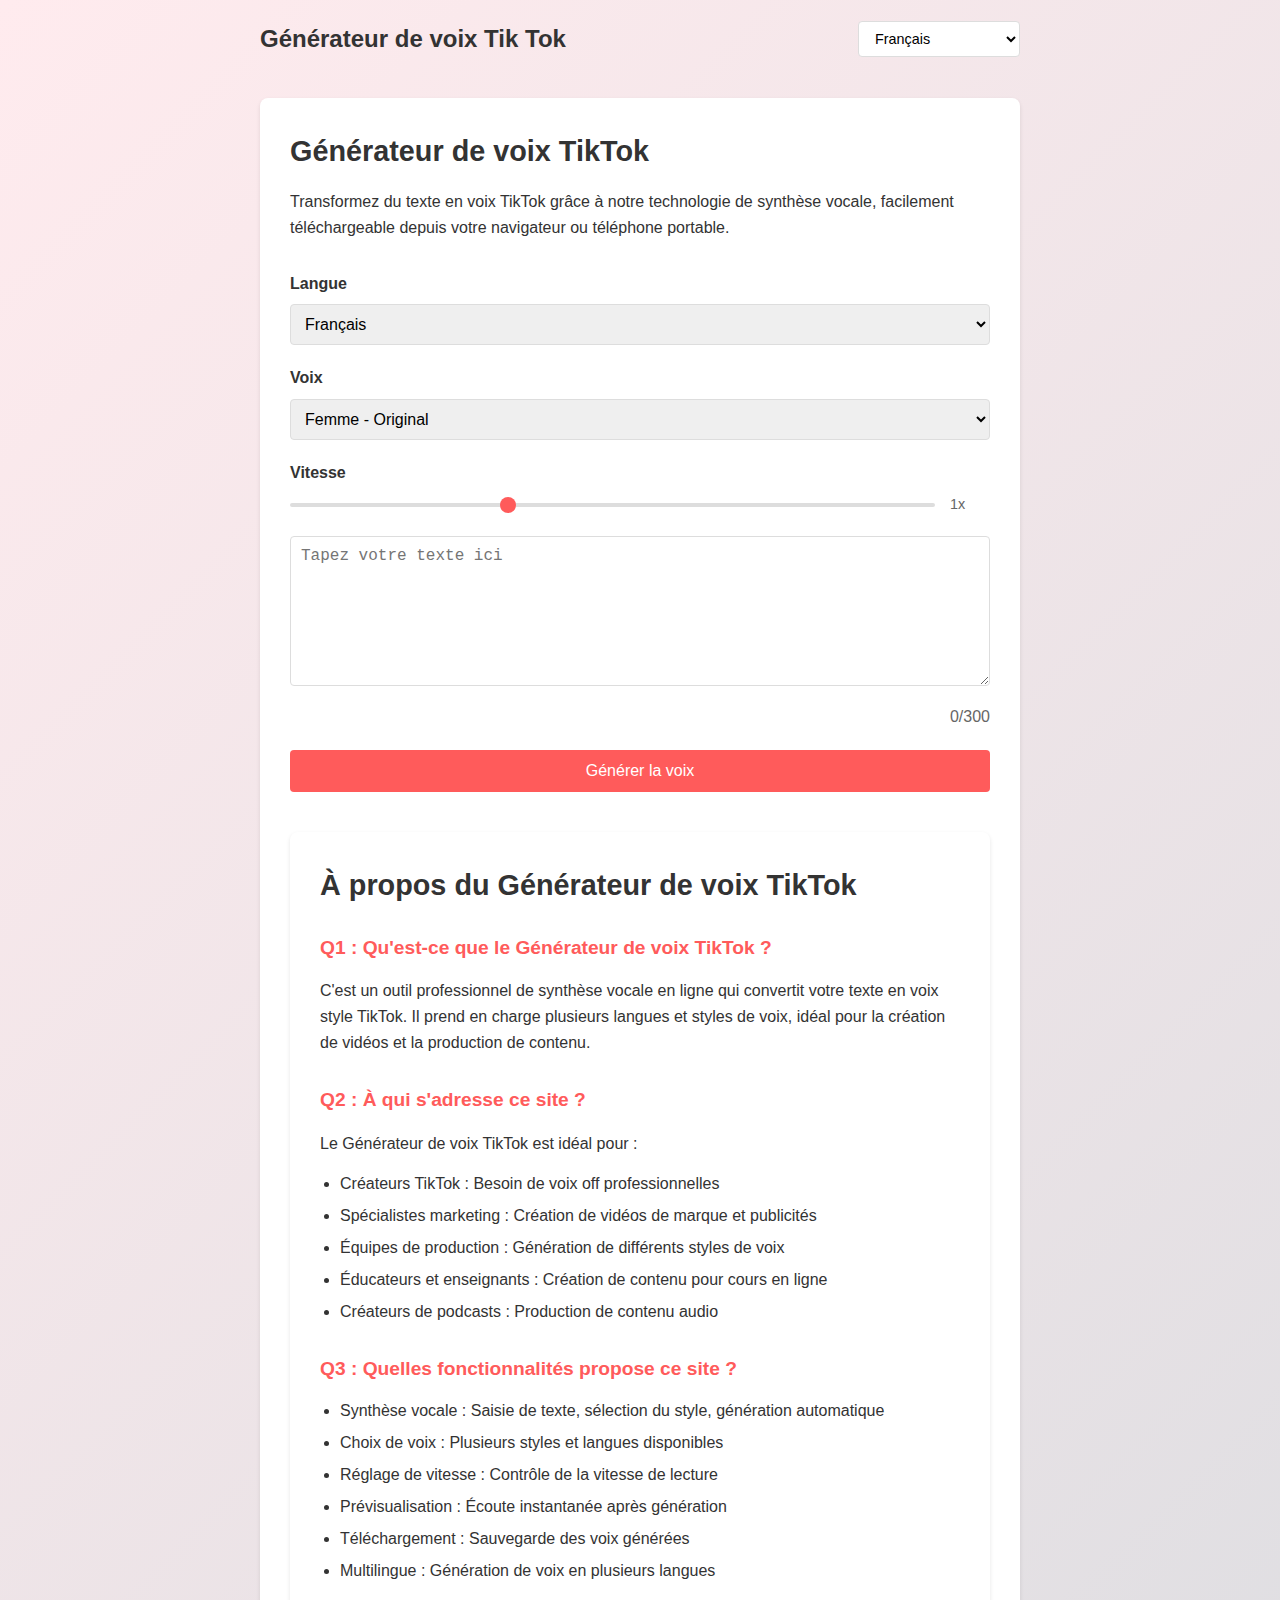
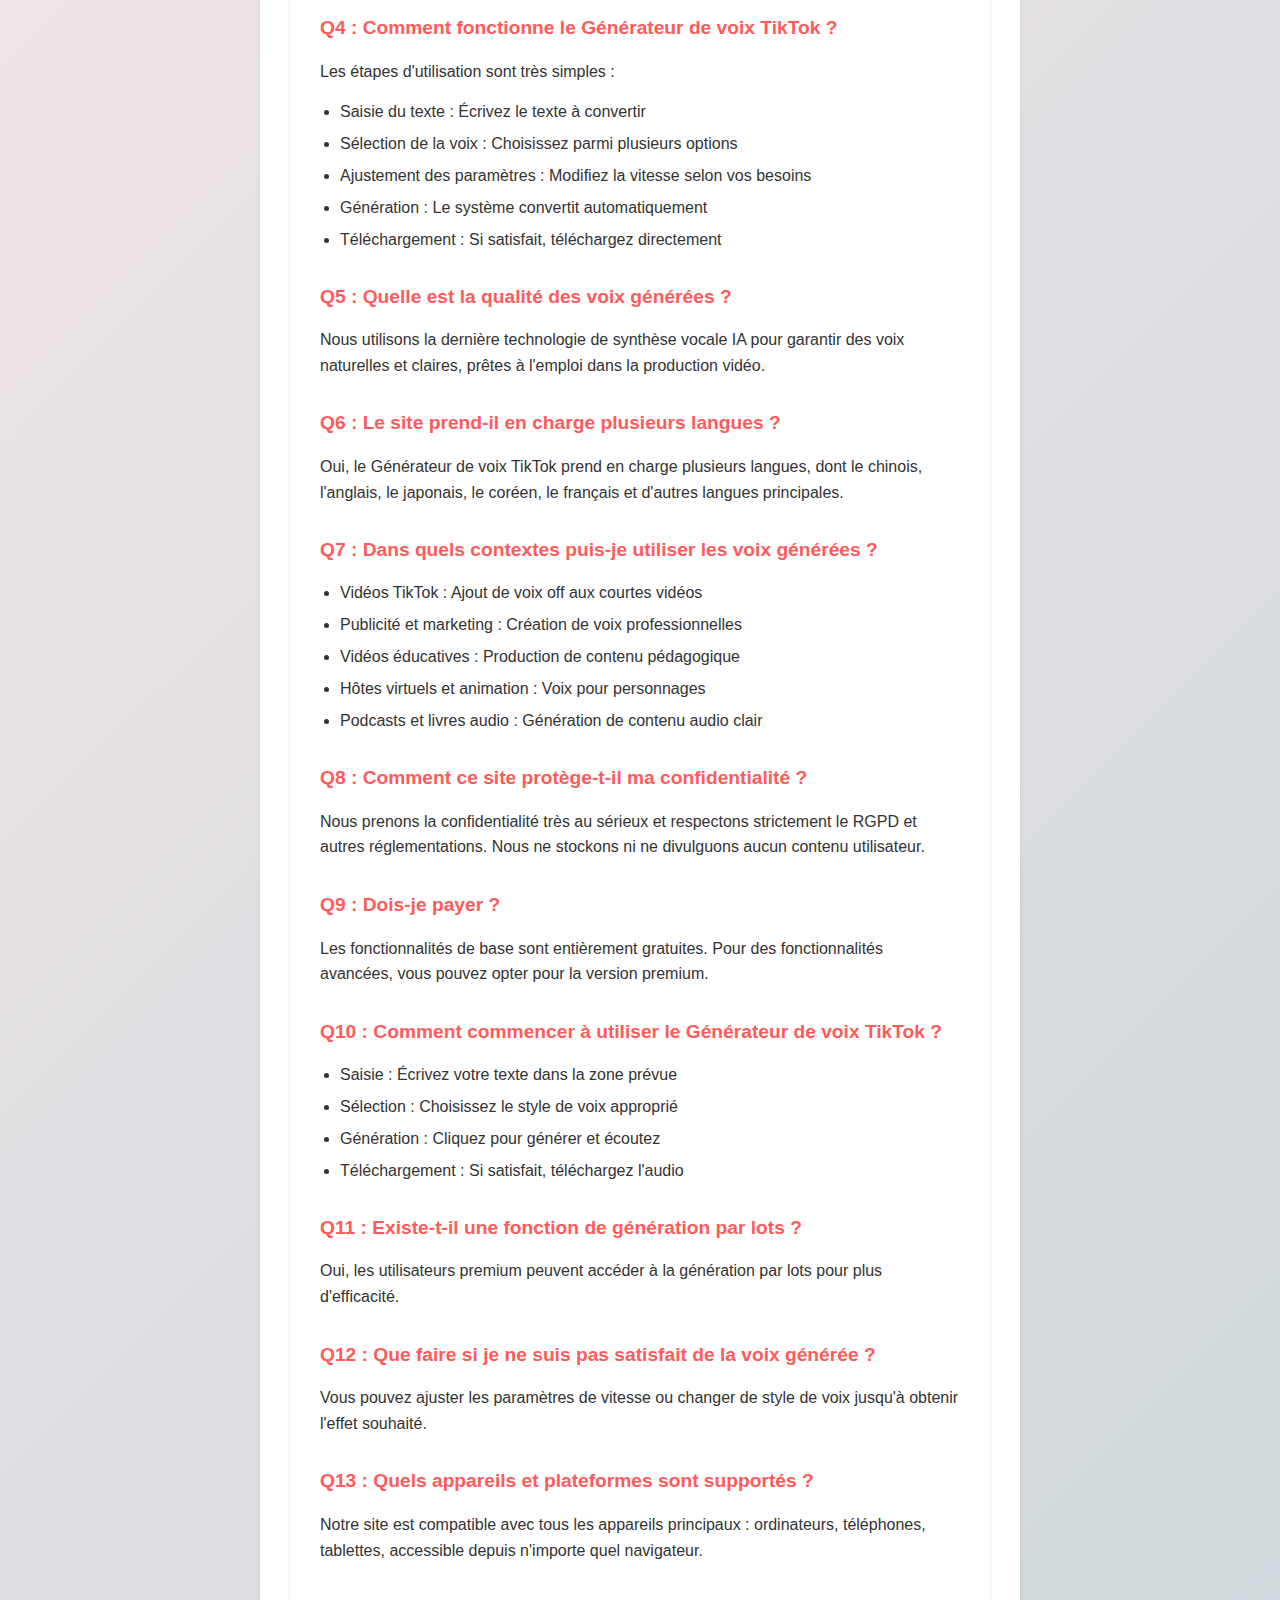
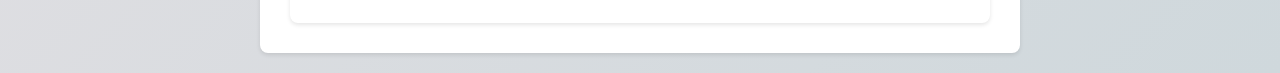
<file: fr.html>
<!DOCTYPE html>
<html lang="fr">
<head>
    <meta charset="UTF-8">
    <meta name="viewport" content="width=device-width, initial-scale=1.0">
    <title>Générateur de voix Tik Tok</title>
    <link rel="stylesheet" href="style.css">
</head>
<body>
    <div class="container">
        <header>
            <h1>Générateur de voix Tik Tok</h1>
            <nav>
                <select id="language-selector" class="language-select">
                    <option value="en-US">English (US)</option>
                    <option value="en-UK">English (UK)</option>
                    <option value="zh">中文</option>
                    <option value="vi">Tiếng Việt</option>
                    <option value="id">Bahasa Indonesia</option>
                    <option value="ru">Русский</option>
                    <option value="pt-BR">Português (Brasil)</option>
                    <option value="fr" selected>Français</option>
                    <option value="ja">日本語</option>
                    <option value="es-MX">Español (México)</option>
                </select>
            </nav>
        </header>
        
        <main>
            <h2>Générateur de voix TikTok</h2>
            <p>Transformez du texte en voix TikTok grâce à notre technologie de synthèse vocale, facilement téléchargeable depuis votre navigateur ou téléphone portable.</p>
            
            <form id="voice-form">
                <div class="input-group">
                    <label for="language">Langue</label>
                    <select id="language" name="language">
                        <option value="en-US">Anglais (États-Unis)</option>
                        <option value="en-UK">Anglais (Royaume-Uni)</option>
                        <option value="fr" selected>Français</option>
                    </select>
                </div>

                <div class="input-group">
                    <label for="voice">Voix</label>
                    <select id="voice" name="voice">
                        <option value="female-original">Femme - Original</option>
                        <option value="male-original">Homme - Original</option>
                    </select>
                </div>

                <div class="input-group">
                    <label for="speed">Vitesse</label>
                    <div class="speed-control">
                        <input type="range" id="speed" name="speed" 
                               min="0.5" max="2" step="0.1" value="1">
                        <span class="speed-value">1x</span>
                    </div>
                </div>

                <textarea id="text-input" name="text" placeholder="Tapez votre texte ici" maxlength="300"></textarea>
                <div class="char-count">0/300</div>

                <button type="submit" id="generate-btn">Générer la voix</button>
            </form>

            <div class="qa-section">
                <h2>À propos du Générateur de voix TikTok</h2>
                
                <div class="qa-item">
                    <h3>Q1 : Qu'est-ce que le Générateur de voix TikTok ?</h3>
                    <p>C'est un outil professionnel de synthèse vocale en ligne qui convertit votre texte en voix style TikTok. Il prend en charge plusieurs langues et styles de voix, idéal pour la création de vidéos et la production de contenu.</p>
                </div>

                <div class="qa-item">
                    <h3>Q2 : À qui s'adresse ce site ?</h3>
                    <p>Le Générateur de voix TikTok est idéal pour :</p>
                    <ul>
                        <li>Créateurs TikTok : Besoin de voix off professionnelles</li>
                        <li>Spécialistes marketing : Création de vidéos de marque et publicités</li>
                        <li>Équipes de production : Génération de différents styles de voix</li>
                        <li>Éducateurs et enseignants : Création de contenu pour cours en ligne</li>
                        <li>Créateurs de podcasts : Production de contenu audio</li>
                    </ul>
                </div>

                <div class="qa-item">
                    <h3>Q3 : Quelles fonctionnalités propose ce site ?</h3>
                    <ul>
                        <li>Synthèse vocale : Saisie de texte, sélection du style, génération automatique</li>
                        <li>Choix de voix : Plusieurs styles et langues disponibles</li>
                        <li>Réglage de vitesse : Contrôle de la vitesse de lecture</li>
                        <li>Prévisualisation : Écoute instantanée après génération</li>
                        <li>Téléchargement : Sauvegarde des voix générées</li>
                        <li>Multilingue : Génération de voix en plusieurs langues</li>
                    </ul>
                </div>

                <div class="qa-item">
                    <h3>Q4 : Comment fonctionne le Générateur de voix TikTok ?</h3>
                    <p>Les étapes d'utilisation sont très simples :</p>
                    <ul>
                        <li>Saisie du texte : Écrivez le texte à convertir</li>
                        <li>Sélection de la voix : Choisissez parmi plusieurs options</li>
                        <li>Ajustement des paramètres : Modifiez la vitesse selon vos besoins</li>
                        <li>Génération : Le système convertit automatiquement</li>
                        <li>Téléchargement : Si satisfait, téléchargez directement</li>
                    </ul>
                </div>

                <div class="qa-item">
                    <h3>Q5 : Quelle est la qualité des voix générées ?</h3>
                    <p>Nous utilisons la dernière technologie de synthèse vocale IA pour garantir des voix naturelles et claires, prêtes à l'emploi dans la production vidéo.</p>
                </div>

                <div class="qa-item">
                    <h3>Q6 : Le site prend-il en charge plusieurs langues ?</h3>
                    <p>Oui, le Générateur de voix TikTok prend en charge plusieurs langues, dont le chinois, l'anglais, le japonais, le coréen, le français et d'autres langues principales.</p>
                </div>

                <div class="qa-item">
                    <h3>Q7 : Dans quels contextes puis-je utiliser les voix générées ?</h3>
                    <ul>
                        <li>Vidéos TikTok : Ajout de voix off aux courtes vidéos</li>
                        <li>Publicité et marketing : Création de voix professionnelles</li>
                        <li>Vidéos éducatives : Production de contenu pédagogique</li>
                        <li>Hôtes virtuels et animation : Voix pour personnages</li>
                        <li>Podcasts et livres audio : Génération de contenu audio clair</li>
                    </ul>
                </div>

                <div class="qa-item">
                    <h3>Q8 : Comment ce site protège-t-il ma confidentialité ?</h3>
                    <p>Nous prenons la confidentialité très au sérieux et respectons strictement le RGPD et autres réglementations. Nous ne stockons ni ne divulguons aucun contenu utilisateur.</p>
                </div>

                <div class="qa-item">
                    <h3>Q9 : Dois-je payer ?</h3>
                    <p>Les fonctionnalités de base sont entièrement gratuites. Pour des fonctionnalités avancées, vous pouvez opter pour la version premium.</p>
                </div>

                <div class="qa-item">
                    <h3>Q10 : Comment commencer à utiliser le Générateur de voix TikTok ?</h3>
                    <ul>
                        <li>Saisie : Écrivez votre texte dans la zone prévue</li>
                        <li>Sélection : Choisissez le style de voix approprié</li>
                        <li>Génération : Cliquez pour générer et écoutez</li>
                        <li>Téléchargement : Si satisfait, téléchargez l'audio</li>
                    </ul>
                </div>

                <div class="qa-item">
                    <h3>Q11 : Existe-t-il une fonction de génération par lots ?</h3>
                    <p>Oui, les utilisateurs premium peuvent accéder à la génération par lots pour plus d'efficacité.</p>
                </div>

                <div class="qa-item">
                    <h3>Q12 : Que faire si je ne suis pas satisfait de la voix générée ?</h3>
                    <p>Vous pouvez ajuster les paramètres de vitesse ou changer de style de voix jusqu'à obtenir l'effet souhaité.</p>
                </div>

                <div class="qa-item">
                    <h3>Q13 : Quels appareils et plateformes sont supportés ?</h3>
                    <p>Notre site est compatible avec tous les appareils principaux : ordinateurs, téléphones, tablettes, accessible depuis n'importe quel navigateur.</p>
                </div>
            </div>
        </main>
    </div>
</body>
</html>
</file>
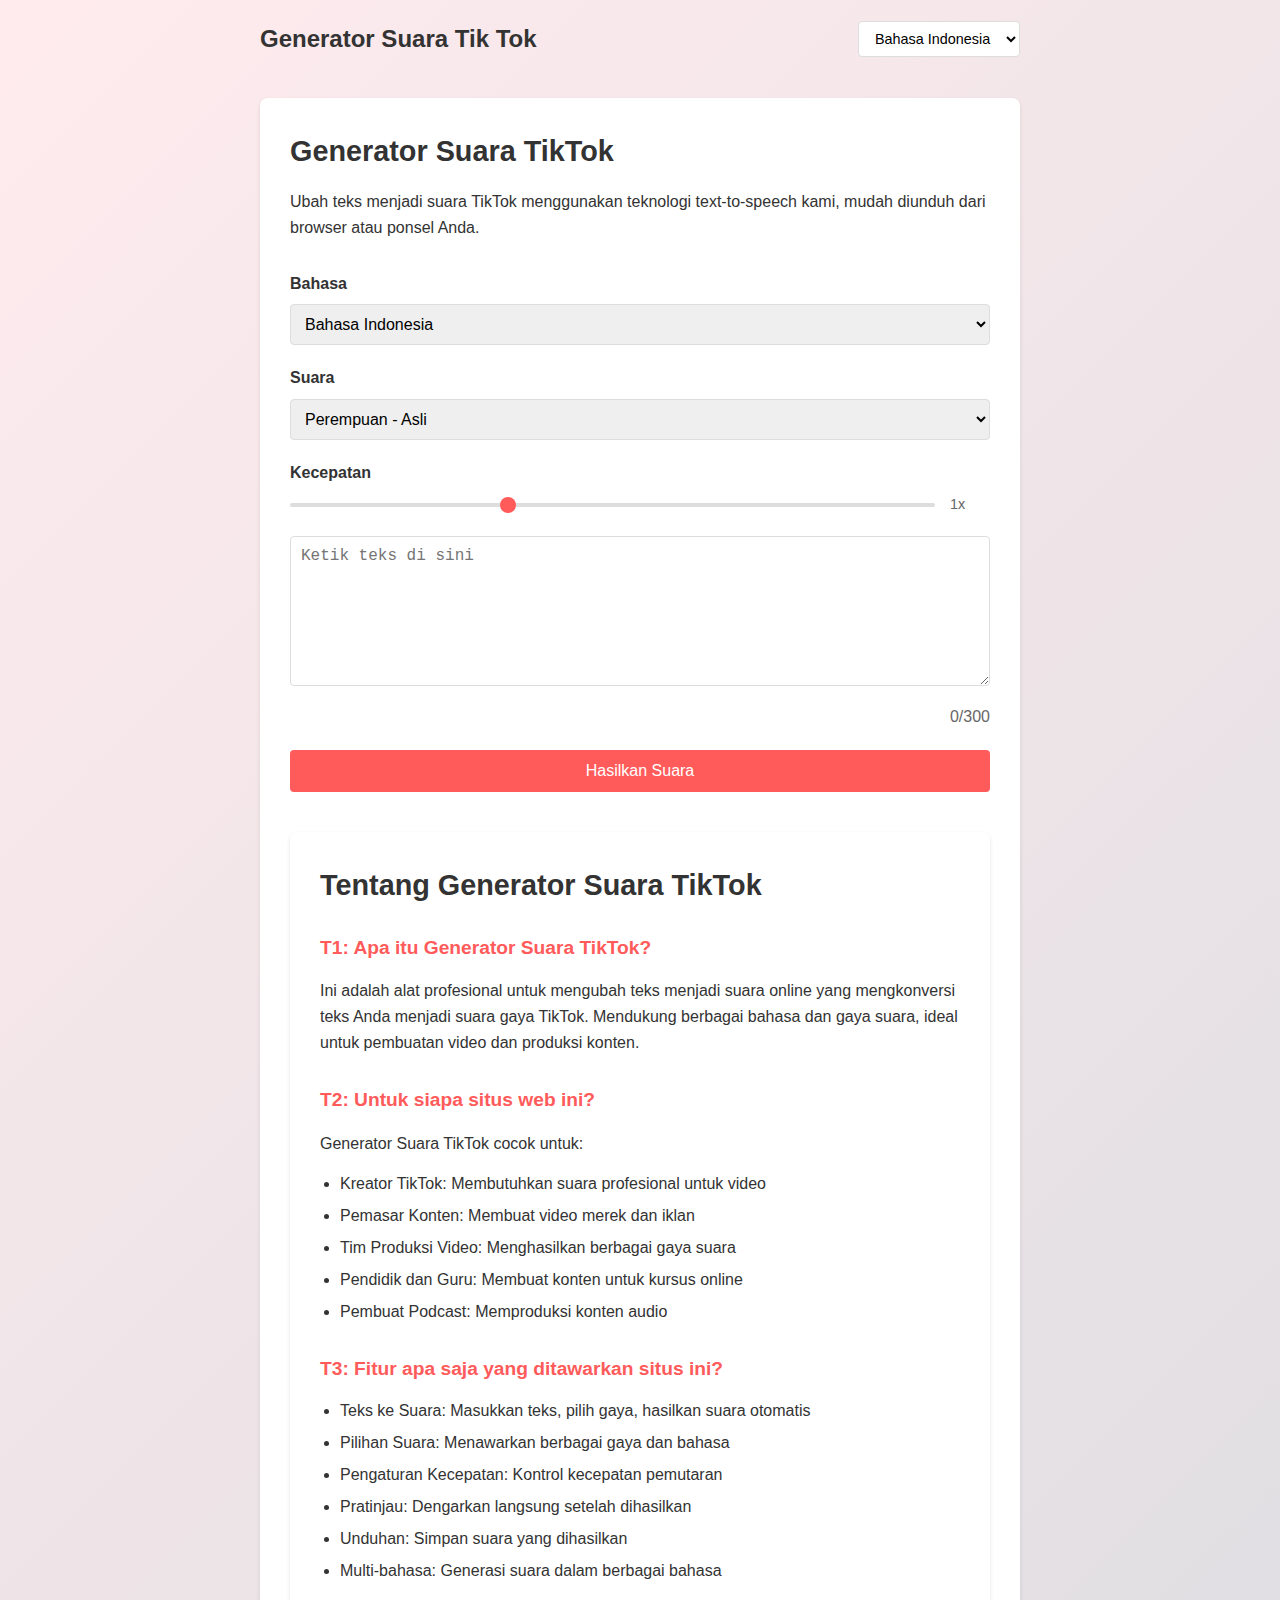
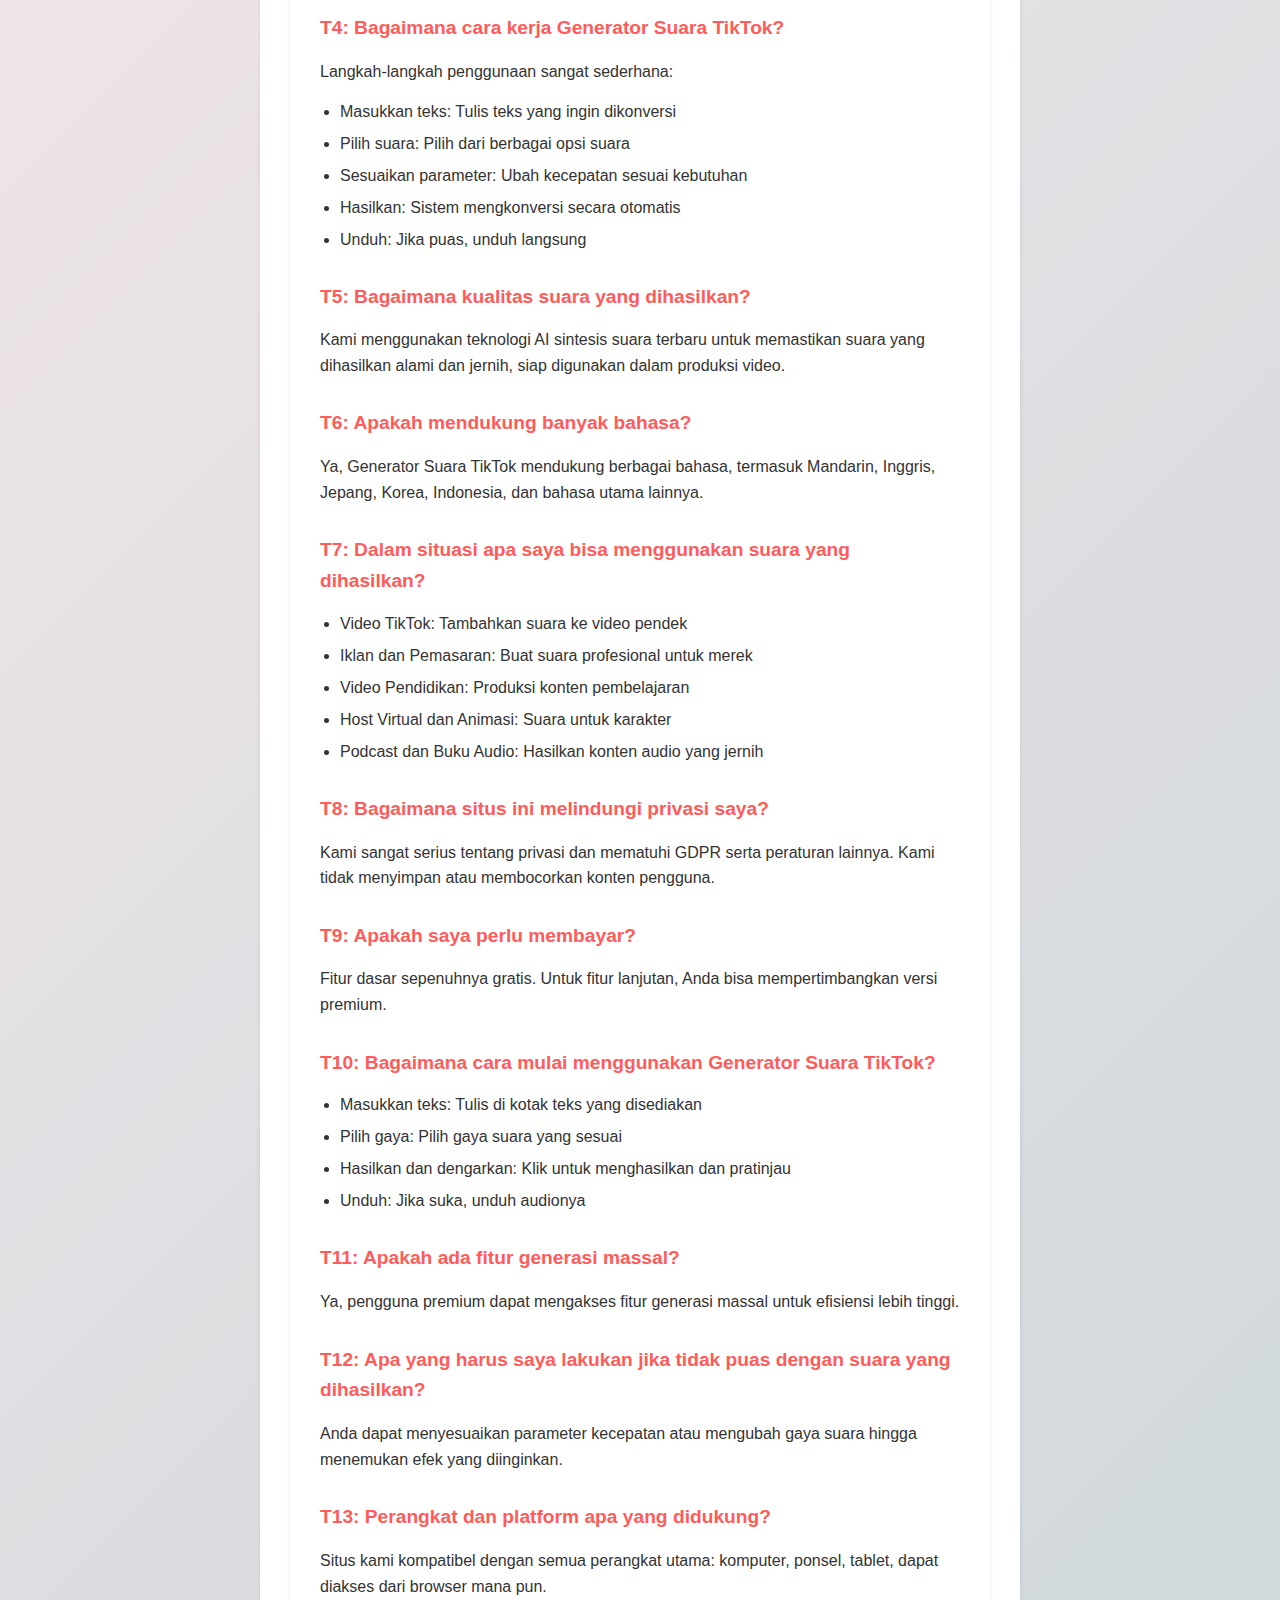
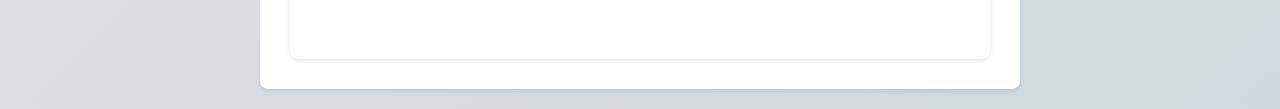
<file: id.html>
<!DOCTYPE html>
<html lang="id">
<head>
    <meta charset="UTF-8">
    <meta name="viewport" content="width=device-width, initial-scale=1.0">
    <title>Generator Suara Tik Tok</title>
    <link rel="stylesheet" href="style.css">
</head>
<body>
    <div class="container">
        <header>
            <h1>Generator Suara Tik Tok</h1>
            <nav>
                <select id="language-selector" class="language-select">
                    <option value="en-US">English (US)</option>
                    <option value="en-UK">English (UK)</option>
                    <option value="zh">中文</option>
                    <option value="vi">Tiếng Việt</option>
                    <option value="id" selected>Bahasa Indonesia</option>
                    <option value="ru">Русский</option>
                    <option value="pt-BR">Português (Brasil)</option>
                    <option value="fr">Français</option>
                    <option value="ja">日本語</option>
                    <option value="es-MX">Español (México)</option>
                </select>
            </nav>
        </header>
        
        <main>
            <h2>Generator Suara TikTok</h2>
            <p>Ubah teks menjadi suara TikTok menggunakan teknologi text-to-speech kami, mudah diunduh dari browser atau ponsel Anda.</p>
            
            <form id="voice-form">
                <div class="input-group">
                    <label for="language">Bahasa</label>
                    <select id="language" name="language">
                        <option value="en-US">Bahasa Inggris (AS)</option>
                        <option value="en-UK">Bahasa Inggris (Inggris)</option>
                        <option value="id" selected>Bahasa Indonesia</option>
                    </select>
                </div>

                <div class="input-group">
                    <label for="voice">Suara</label>
                    <select id="voice" name="voice">
                        <option value="female-original">Perempuan - Asli</option>
                        <option value="male-original">Laki-laki - Asli</option>
                    </select>
                </div>

                <div class="input-group">
                    <label for="speed">Kecepatan</label>
                    <div class="speed-control">
                        <input type="range" id="speed" name="speed" 
                               min="0.5" max="2" step="0.1" value="1">
                        <span class="speed-value">1x</span>
                    </div>
                </div>

                <textarea id="text-input" name="text" placeholder="Ketik teks di sini" maxlength="300"></textarea>
                <div class="char-count">0/300</div>

                <button type="submit" id="generate-btn">Hasilkan Suara</button>
            </form>

            <div class="qa-section">
                <h2>Tentang Generator Suara TikTok</h2>
                
                <div class="qa-item">
                    <h3>T1: Apa itu Generator Suara TikTok?</h3>
                    <p>Ini adalah alat profesional untuk mengubah teks menjadi suara online yang mengkonversi teks Anda menjadi suara gaya TikTok. Mendukung berbagai bahasa dan gaya suara, ideal untuk pembuatan video dan produksi konten.</p>
                </div>

                <div class="qa-item">
                    <h3>T2: Untuk siapa situs web ini?</h3>
                    <p>Generator Suara TikTok cocok untuk:</p>
                    <ul>
                        <li>Kreator TikTok: Membutuhkan suara profesional untuk video</li>
                        <li>Pemasar Konten: Membuat video merek dan iklan</li>
                        <li>Tim Produksi Video: Menghasilkan berbagai gaya suara</li>
                        <li>Pendidik dan Guru: Membuat konten untuk kursus online</li>
                        <li>Pembuat Podcast: Memproduksi konten audio</li>
                    </ul>
                </div>

                <div class="qa-item">
                    <h3>T3: Fitur apa saja yang ditawarkan situs ini?</h3>
                    <ul>
                        <li>Teks ke Suara: Masukkan teks, pilih gaya, hasilkan suara otomatis</li>
                        <li>Pilihan Suara: Menawarkan berbagai gaya dan bahasa</li>
                        <li>Pengaturan Kecepatan: Kontrol kecepatan pemutaran</li>
                        <li>Pratinjau: Dengarkan langsung setelah dihasilkan</li>
                        <li>Unduhan: Simpan suara yang dihasilkan</li>
                        <li>Multi-bahasa: Generasi suara dalam berbagai bahasa</li>
                    </ul>
                </div>

                <div class="qa-item">
                    <h3>T4: Bagaimana cara kerja Generator Suara TikTok?</h3>
                    <p>Langkah-langkah penggunaan sangat sederhana:</p>
                    <ul>
                        <li>Masukkan teks: Tulis teks yang ingin dikonversi</li>
                        <li>Pilih suara: Pilih dari berbagai opsi suara</li>
                        <li>Sesuaikan parameter: Ubah kecepatan sesuai kebutuhan</li>
                        <li>Hasilkan: Sistem mengkonversi secara otomatis</li>
                        <li>Unduh: Jika puas, unduh langsung</li>
                    </ul>
                </div>

                <div class="qa-item">
                    <h3>T5: Bagaimana kualitas suara yang dihasilkan?</h3>
                    <p>Kami menggunakan teknologi AI sintesis suara terbaru untuk memastikan suara yang dihasilkan alami dan jernih, siap digunakan dalam produksi video.</p>
                </div>

                <div class="qa-item">
                    <h3>T6: Apakah mendukung banyak bahasa?</h3>
                    <p>Ya, Generator Suara TikTok mendukung berbagai bahasa, termasuk Mandarin, Inggris, Jepang, Korea, Indonesia, dan bahasa utama lainnya.</p>
                </div>

                <div class="qa-item">
                    <h3>T7: Dalam situasi apa saya bisa menggunakan suara yang dihasilkan?</h3>
                    <ul>
                        <li>Video TikTok: Tambahkan suara ke video pendek</li>
                        <li>Iklan dan Pemasaran: Buat suara profesional untuk merek</li>
                        <li>Video Pendidikan: Produksi konten pembelajaran</li>
                        <li>Host Virtual dan Animasi: Suara untuk karakter</li>
                        <li>Podcast dan Buku Audio: Hasilkan konten audio yang jernih</li>
                    </ul>
                </div>

                <div class="qa-item">
                    <h3>T8: Bagaimana situs ini melindungi privasi saya?</h3>
                    <p>Kami sangat serius tentang privasi dan mematuhi GDPR serta peraturan lainnya. Kami tidak menyimpan atau membocorkan konten pengguna.</p>
                </div>

                <div class="qa-item">
                    <h3>T9: Apakah saya perlu membayar?</h3>
                    <p>Fitur dasar sepenuhnya gratis. Untuk fitur lanjutan, Anda bisa mempertimbangkan versi premium.</p>
                </div>

                <div class="qa-item">
                    <h3>T10: Bagaimana cara mulai menggunakan Generator Suara TikTok?</h3>
                    <ul>
                        <li>Masukkan teks: Tulis di kotak teks yang disediakan</li>
                        <li>Pilih gaya: Pilih gaya suara yang sesuai</li>
                        <li>Hasilkan dan dengarkan: Klik untuk menghasilkan dan pratinjau</li>
                        <li>Unduh: Jika suka, unduh audionya</li>
                    </ul>
                </div>

                <div class="qa-item">
                    <h3>T11: Apakah ada fitur generasi massal?</h3>
                    <p>Ya, pengguna premium dapat mengakses fitur generasi massal untuk efisiensi lebih tinggi.</p>
                </div>

                <div class="qa-item">
                    <h3>T12: Apa yang harus saya lakukan jika tidak puas dengan suara yang dihasilkan?</h3>
                    <p>Anda dapat menyesuaikan parameter kecepatan atau mengubah gaya suara hingga menemukan efek yang diinginkan.</p>
                </div>

                <div class="qa-item">
                    <h3>T13: Perangkat dan platform apa yang didukung?</h3>
                    <p>Situs kami kompatibel dengan semua perangkat utama: komputer, ponsel, tablet, dapat diakses dari browser mana pun.</p>
                </div>
            </div>
        </main>
    </div>
</body>
</html>
</file>
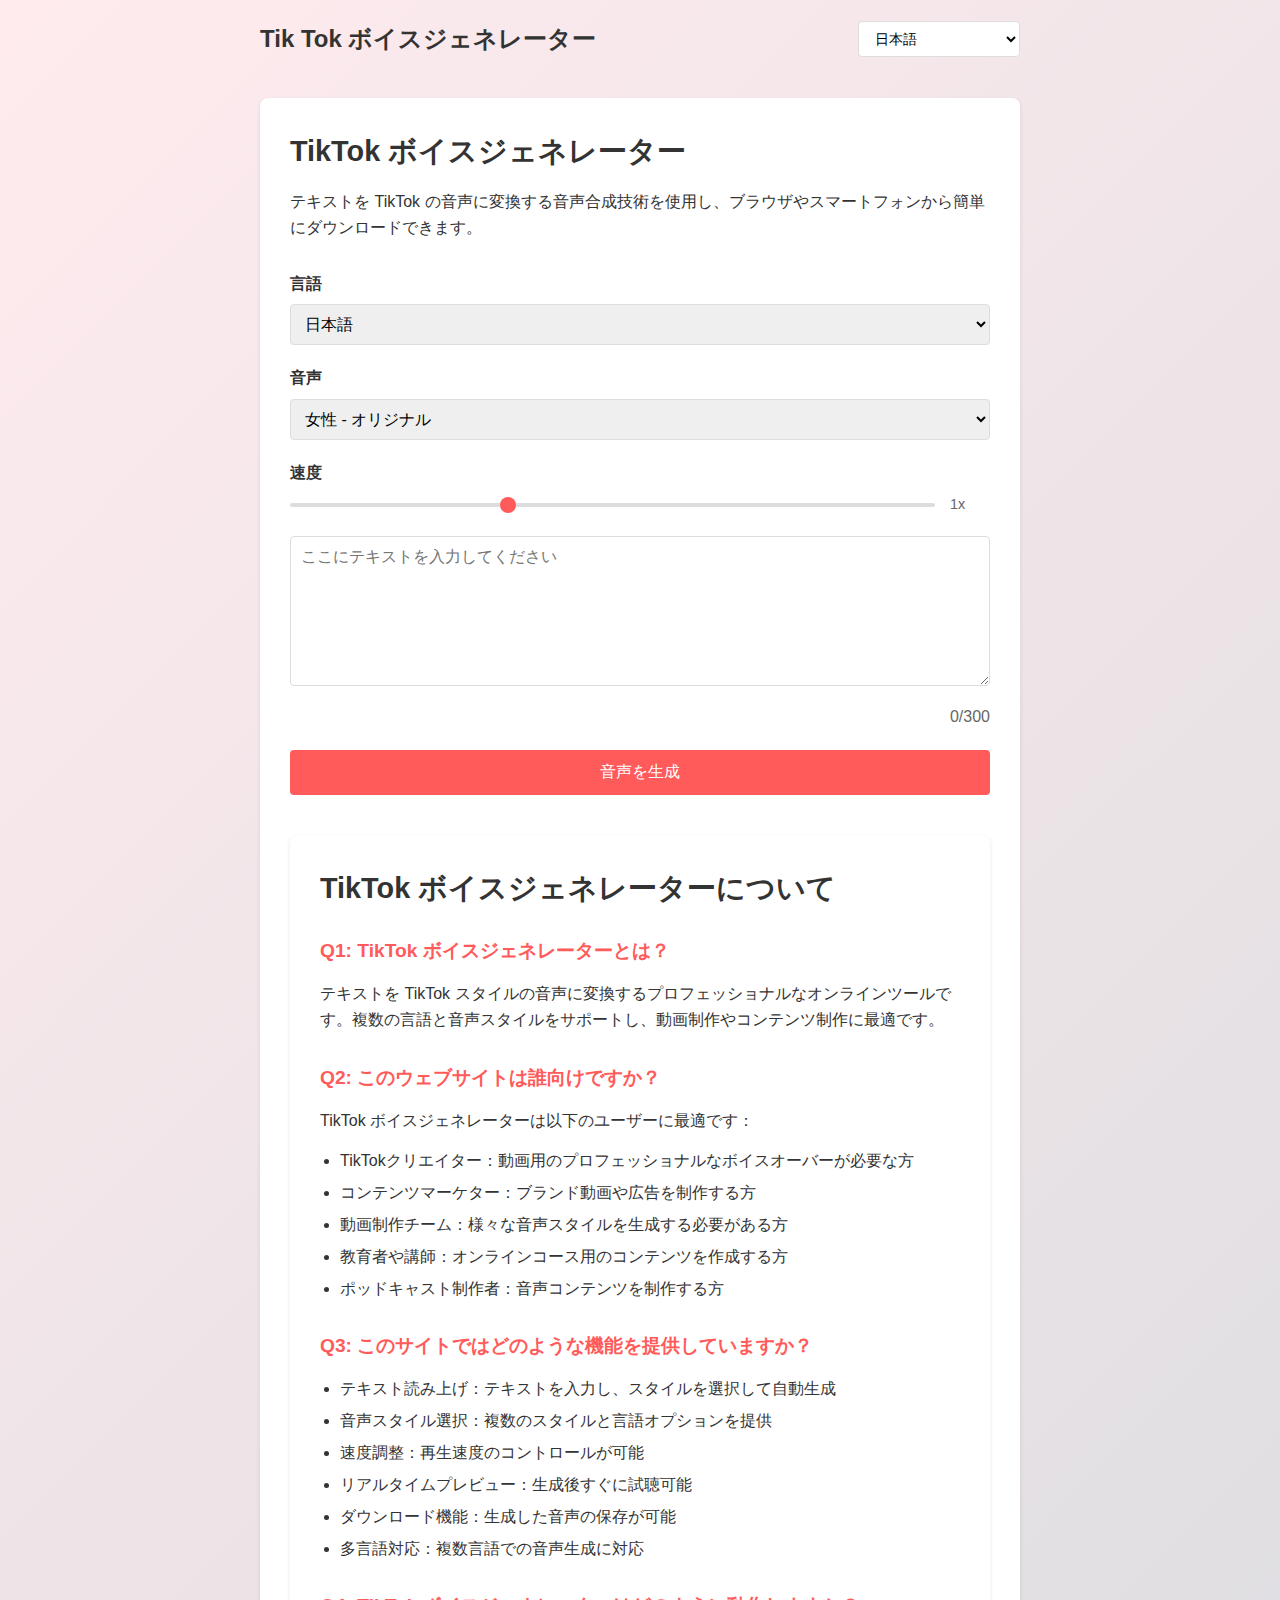
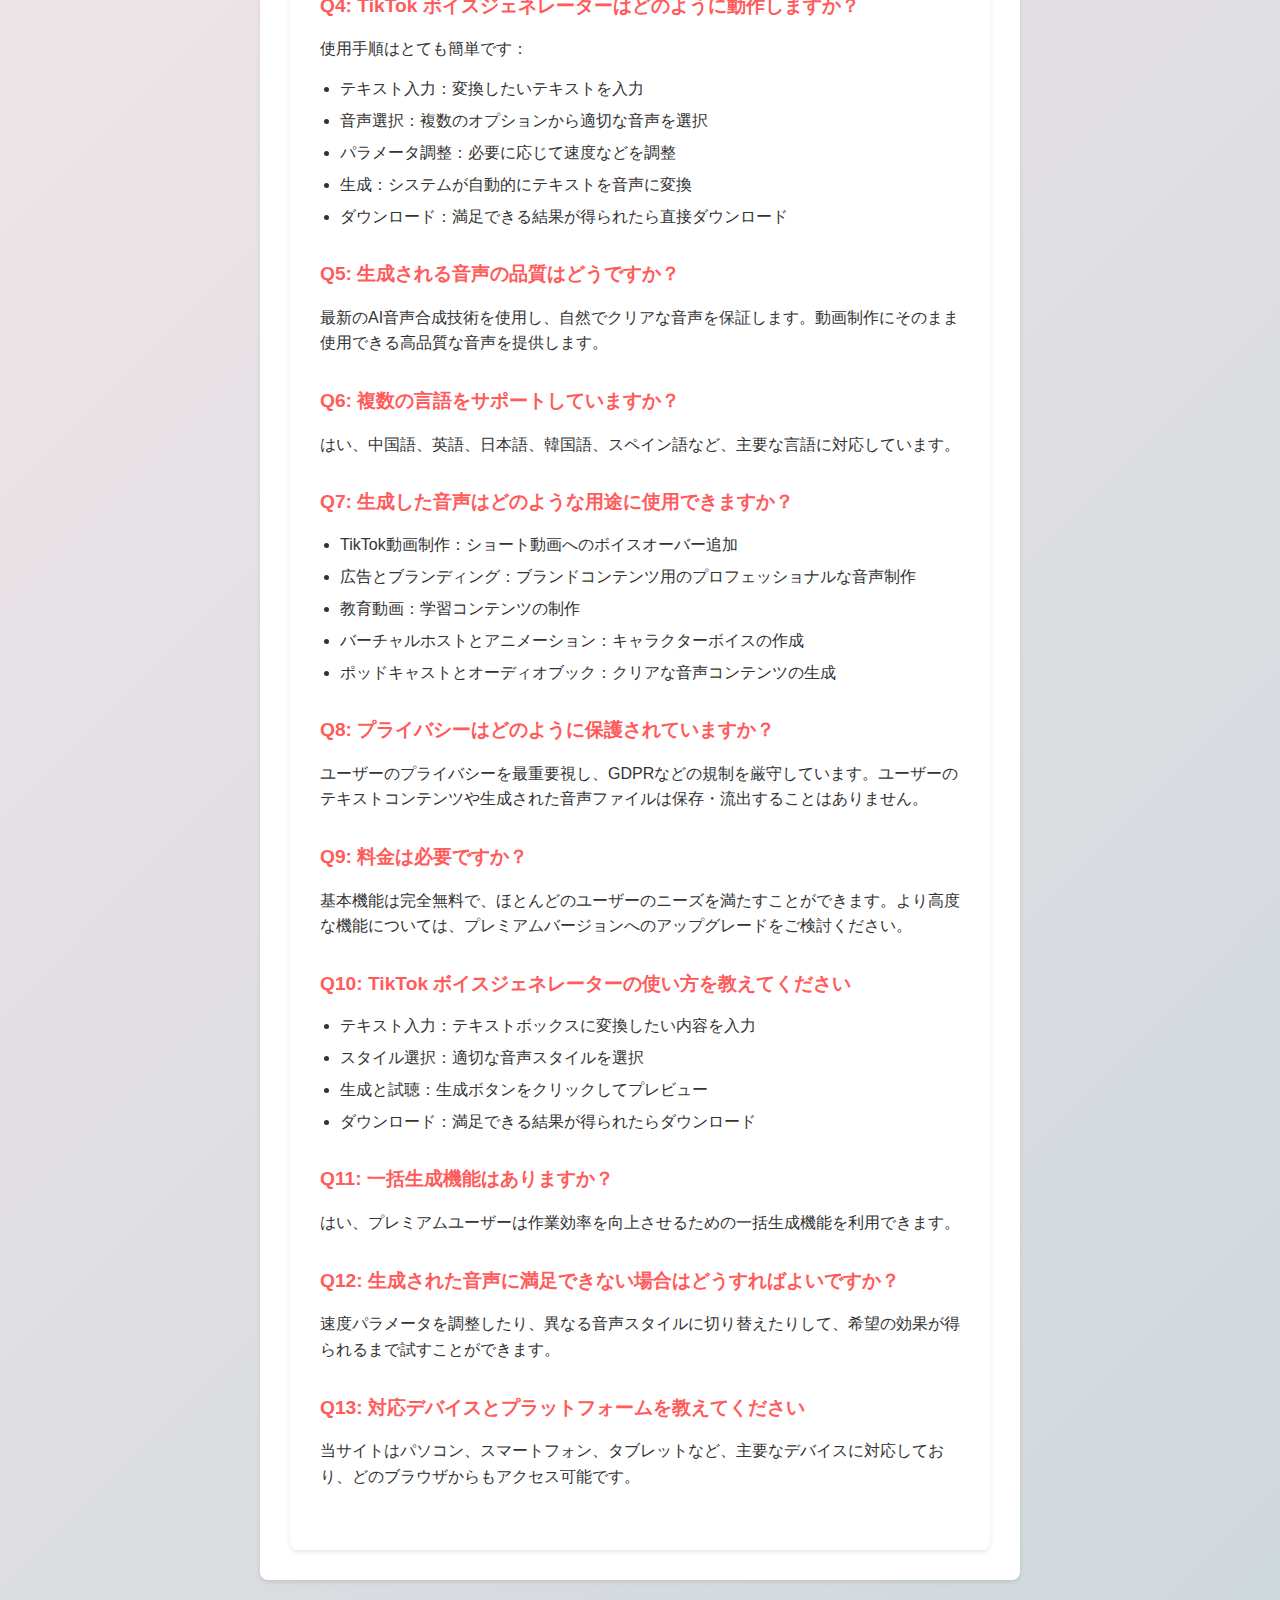
<file: ja.html>
<!DOCTYPE html>
<html lang="ja">
<head>
    <meta charset="UTF-8">
    <meta name="viewport" content="width=device-width, initial-scale=1.0">
    <title>Tik Tok ボイスジェネレーター</title>
    <link rel="stylesheet" href="style.css">
</head>
<body>
    <div class="container">
        <header>
            <h1>Tik Tok ボイスジェネレーター</h1>
            <nav>
                <select id="language-selector" class="language-select">
                    <option value="en-US">English (US)</option>
                    <option value="en-UK">English (UK)</option>
                    <option value="zh">中文</option>
                    <option value="vi">Tiếng Việt</option>
                    <option value="id">Bahasa Indonesia</option>
                    <option value="ru">Русский</option>
                    <option value="pt-BR">Português (Brasil)</option>
                    <option value="fr">Français</option>
                    <option value="ja" selected>日本語</option>
                    <option value="es-MX">Español (México)</option>
                </select>
            </nav>
        </header>
        
        <main>
            <h2>TikTok ボイスジェネレーター</h2>
            <p>テキストを TikTok の音声に変換する音声合成技術を使用し、ブラウザやスマートフォンから簡単にダウンロードできます。</p>
            
            <form id="voice-form">
                <div class="input-group">
                    <label for="language">言語</label>
                    <select id="language" name="language">
                        <option value="en-US">英語（アメリカ）</option>
                        <option value="en-UK">英語（イギリス）</option>
                        <option value="ja" selected>日本語</option>
                    </select>
                </div>

                <div class="input-group">
                    <label for="voice">音声</label>
                    <select id="voice" name="voice">
                        <option value="female-original">女性 - オリジナル</option>
                        <option value="male-original">男性 - オリジナル</option>
                    </select>
                </div>

                <div class="input-group">
                    <label for="speed">速度</label>
                    <div class="speed-control">
                        <input type="range" id="speed" name="speed" 
                               min="0.5" max="2" step="0.1" value="1">
                        <span class="speed-value">1x</span>
                    </div>
                </div>

                <textarea id="text-input" name="text" placeholder="ここにテキストを入力してください" maxlength="300"></textarea>
                <div class="char-count">0/300</div>

                <button type="submit" id="generate-btn">音声を生成</button>
            </form>

            <div class="qa-section">
                <h2>TikTok ボイスジェネレーターについて</h2>
                
                <div class="qa-item">
                    <h3>Q1: TikTok ボイスジェネレーターとは？</h3>
                    <p>テキストを TikTok スタイルの音声に変換するプロフェッショナルなオンラインツールです。複数の言語と音声スタイルをサポートし、動画制作やコンテンツ制作に最適です。</p>
                </div>

                <div class="qa-item">
                    <h3>Q2: このウェブサイトは誰向けですか？</h3>
                    <p>TikTok ボイスジェネレーターは以下のユーザーに最適です：</p>
                    <ul>
                        <li>TikTokクリエイター：動画用のプロフェッショナルなボイスオーバーが必要な方</li>
                        <li>コンテンツマーケター：ブランド動画や広告を制作する方</li>
                        <li>動画制作チーム：様々な音声スタイルを生成する必要がある方</li>
                        <li>教育者や講師：オンラインコース用のコンテンツを作成する方</li>
                        <li>ポッドキャスト制作者：音声コンテンツを制作する方</li>
                    </ul>
                </div>

                <div class="qa-item">
                    <h3>Q3: このサイトではどのような機能を提供していますか？</h3>
                    <ul>
                        <li>テキスト読み上げ：テキストを入力し、スタイルを選択して自動生成</li>
                        <li>音声スタイル選択：複数のスタイルと言語オプションを提供</li>
                        <li>速度調整：再生速度のコントロールが可能</li>
                        <li>リアルタイムプレビュー：生成後すぐに試聴可能</li>
                        <li>ダウンロード機能：生成した音声の保存が可能</li>
                        <li>多言語対応：複数言語での音声生成に対応</li>
                    </ul>
                </div>

                <div class="qa-item">
                    <h3>Q4: TikTok ボイスジェネレーターはどのように動作しますか？</h3>
                    <p>使用手順はとても簡単です：</p>
                    <ul>
                        <li>テキスト入力：変換したいテキストを入力</li>
                        <li>音声選択：複数のオプションから適切な音声を選択</li>
                        <li>パラメータ調整：必要に応じて速度などを調整</li>
                        <li>生成：システムが自動的にテキストを音声に変換</li>
                        <li>ダウンロード：満足できる結果が得られたら直接ダウンロード</li>
                    </ul>
                </div>

                <div class="qa-item">
                    <h3>Q5: 生成される音声の品質はどうですか？</h3>
                    <p>最新のAI音声合成技術を使用し、自然でクリアな音声を保証します。動画制作にそのまま使用できる高品質な音声を提供します。</p>
                </div>

                <div class="qa-item">
                    <h3>Q6: 複数の言語をサポートしていますか？</h3>
                    <p>はい、中国語、英語、日本語、韓国語、スペイン語など、主要な言語に対応しています。</p>
                </div>

                <div class="qa-item">
                    <h3>Q7: 生成した音声はどのような用途に使用できますか？</h3>
                    <ul>
                        <li>TikTok動画制作：ショート動画へのボイスオーバー追加</li>
                        <li>広告とブランディング：ブランドコンテンツ用のプロフェッショナルな音声制作</li>
                        <li>教育動画：学習コンテンツの制作</li>
                        <li>バーチャルホストとアニメーション：キャラクターボイスの作成</li>
                        <li>ポッドキャストとオーディオブック：クリアな音声コンテンツの生成</li>
                    </ul>
                </div>

                <div class="qa-item">
                    <h3>Q8: プライバシーはどのように保護されていますか？</h3>
                    <p>ユーザーのプライバシーを最重要視し、GDPRなどの規制を厳守しています。ユーザーのテキストコンテンツや生成された音声ファイルは保存・流出することはありません。</p>
                </div>

                <div class="qa-item">
                    <h3>Q9: 料金は必要ですか？</h3>
                    <p>基本機能は完全無料で、ほとんどのユーザーのニーズを満たすことができます。より高度な機能については、プレミアムバージョンへのアップグレードをご検討ください。</p>
                </div>

                <div class="qa-item">
                    <h3>Q10: TikTok ボイスジェネレーターの使い方を教えてください</h3>
                    <ul>
                        <li>テキスト入力：テキストボックスに変換したい内容を入力</li>
                        <li>スタイル選択：適切な音声スタイルを選択</li>
                        <li>生成と試聴：生成ボタンをクリックしてプレビュー</li>
                        <li>ダウンロード：満足できる結果が得られたらダウンロード</li>
                    </ul>
                </div>

                <div class="qa-item">
                    <h3>Q11: 一括生成機能はありますか？</h3>
                    <p>はい、プレミアムユーザーは作業効率を向上させるための一括生成機能を利用できます。</p>
                </div>

                <div class="qa-item">
                    <h3>Q12: 生成された音声に満足できない場合はどうすればよいですか？</h3>
                    <p>速度パラメータを調整したり、異なる音声スタイルに切り替えたりして、希望の効果が得られるまで試すことができます。</p>
                </div>

                <div class="qa-item">
                    <h3>Q13: 対応デバイスとプラットフォームを教えてください</h3>
                    <p>当サイトはパソコン、スマートフォン、タブレットなど、主要なデバイスに対応しており、どのブラウザからもアクセス可能です。</p>
                </div>
            </div>
        </main>
    </div>
</body>
</html>
</file>
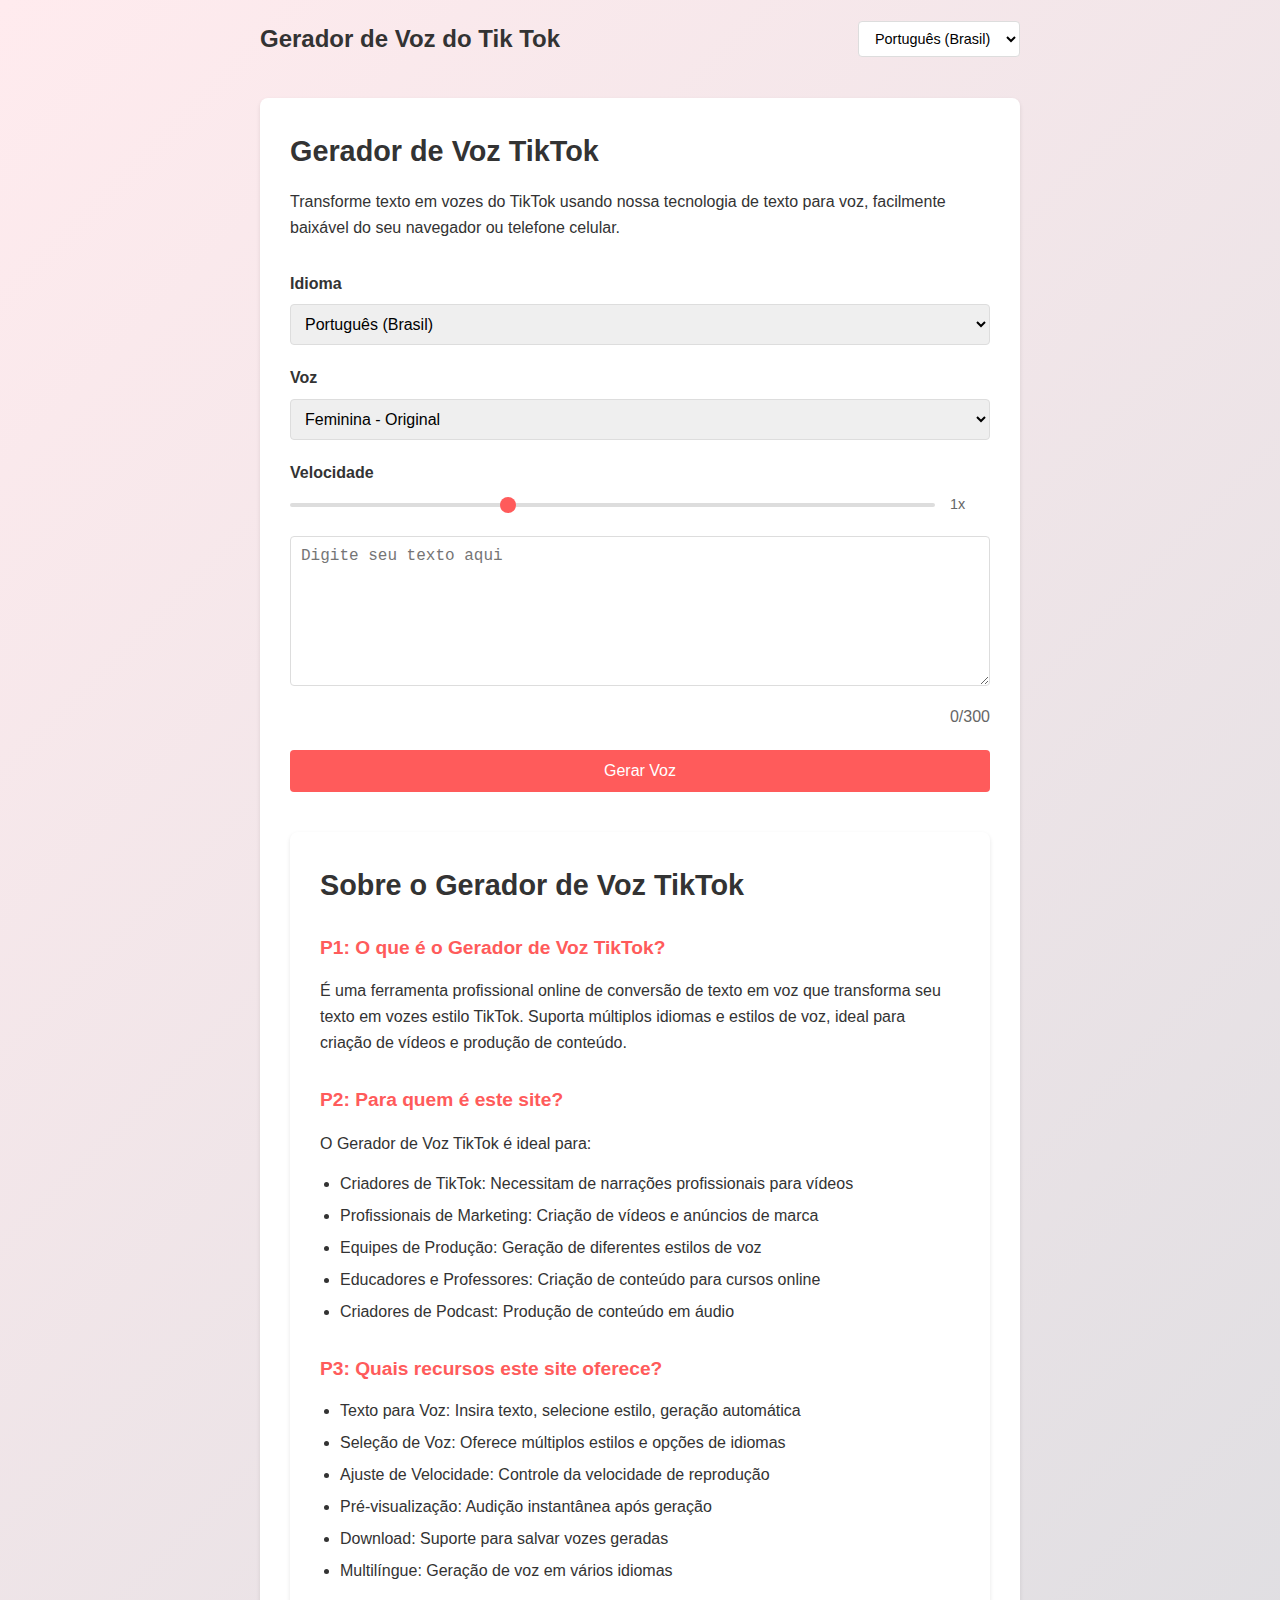
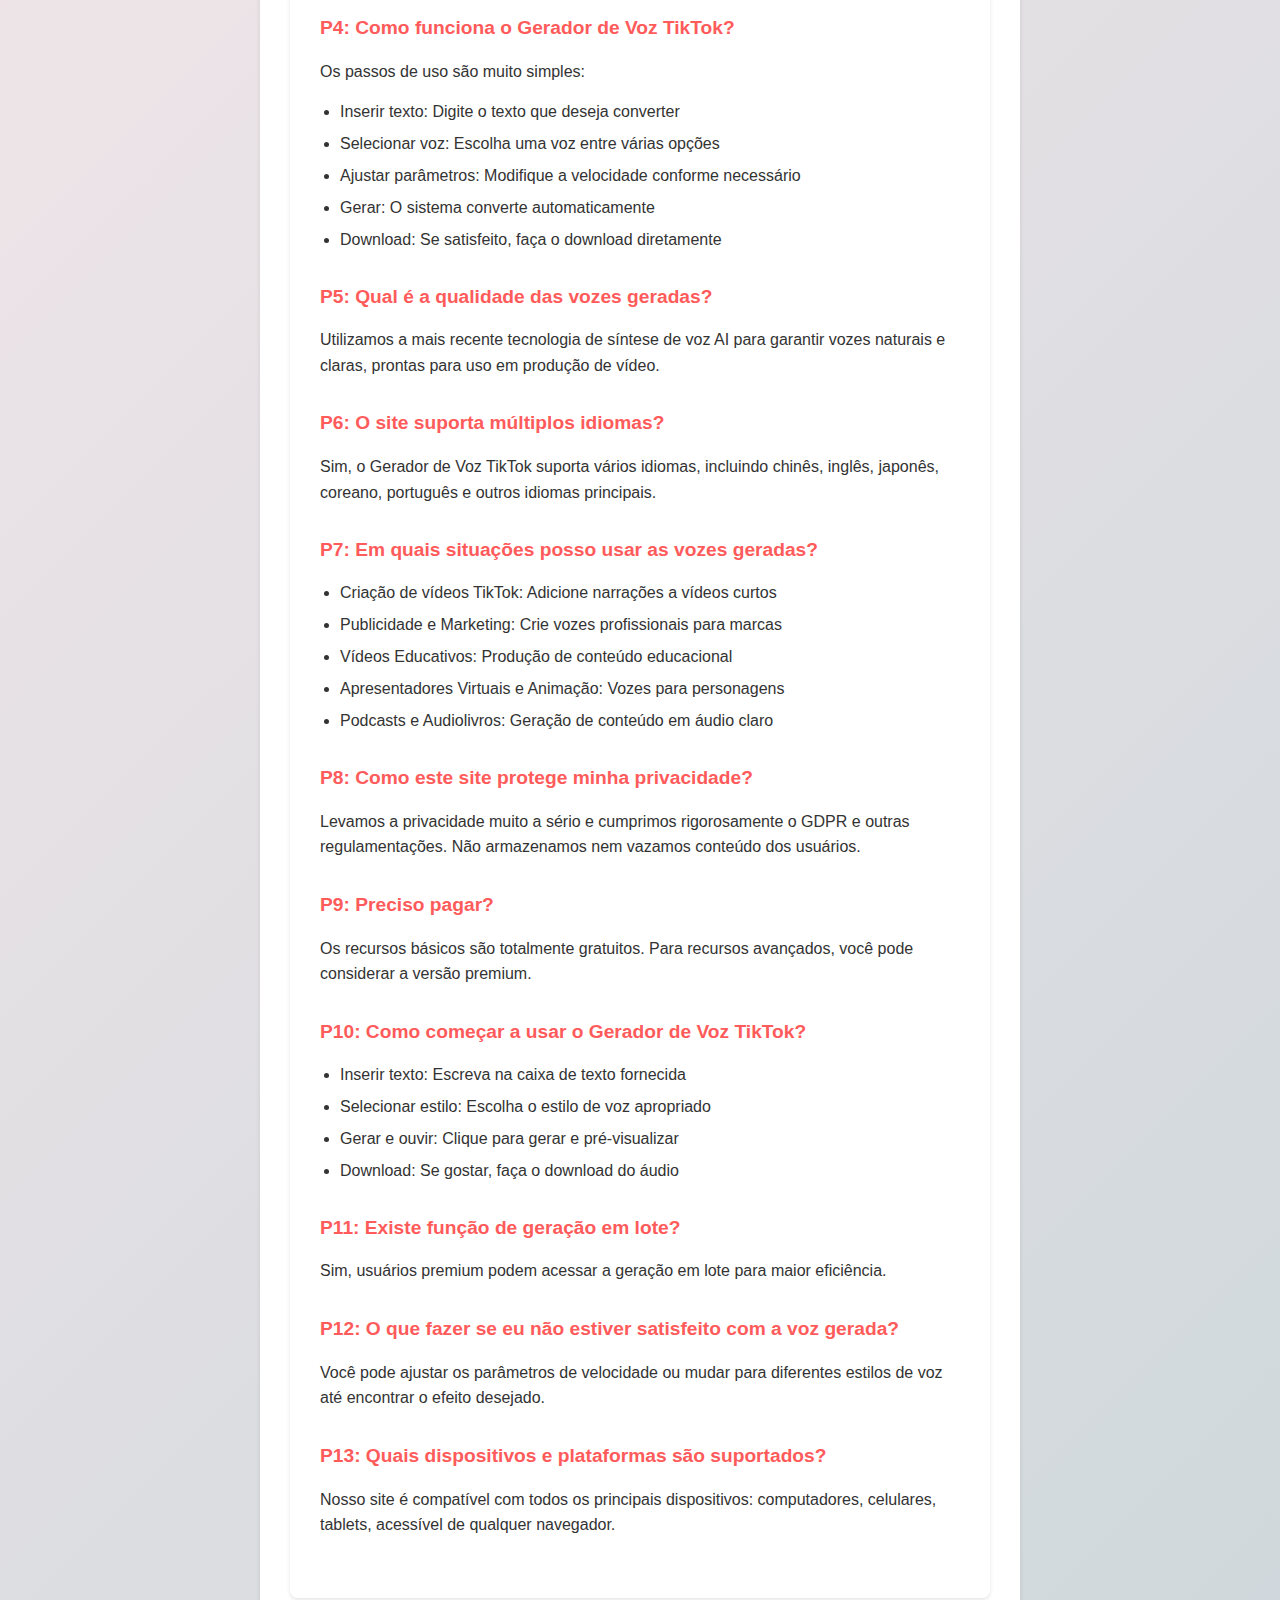
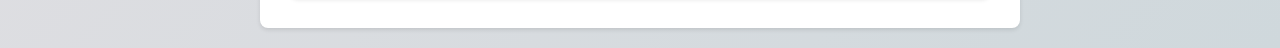
<file: pt-br.html>
<!DOCTYPE html>
<html lang="pt-BR">
<head>
    <meta charset="UTF-8">
    <meta name="viewport" content="width=device-width, initial-scale=1.0">
    <title>Gerador de Voz do Tik Tok</title>
    <link rel="stylesheet" href="style.css">
</head>
<body>
    <div class="container">
        <header>
            <h1>Gerador de Voz do Tik Tok</h1>
            <nav>
                <select id="language-selector" class="language-select">
                    <option value="en-US">English (US)</option>
                    <option value="en-UK">English (UK)</option>
                    <option value="zh">中文</option>
                    <option value="vi">Tiếng Việt</option>
                    <option value="id">Bahasa Indonesia</option>
                    <option value="ru">Русский</option>
                    <option value="pt-BR" selected>Português (Brasil)</option>
                    <option value="fr">Français</option>
                    <option value="ja">日本語</option>
                    <option value="es-MX">Español (México)</option>
                </select>
            </nav>
        </header>
        
        <main>
            <h2>Gerador de Voz TikTok</h2>
            <p>Transforme texto em vozes do TikTok usando nossa tecnologia de texto para voz, facilmente baixável do seu navegador ou telefone celular.</p>
            
            <form id="voice-form">
                <div class="input-group">
                    <label for="language">Idioma</label>
                    <select id="language" name="language">
                        <option value="en-US">Inglês (EUA)</option>
                        <option value="en-UK">Inglês (Reino Unido)</option>
                        <option value="pt-BR" selected>Português (Brasil)</option>
                    </select>
                </div>

                <div class="input-group">
                    <label for="voice">Voz</label>
                    <select id="voice" name="voice">
                        <option value="female-original">Feminina - Original</option>
                        <option value="male-original">Masculina - Original</option>
                    </select>
                </div>

                <div class="input-group">
                    <label for="speed">Velocidade</label>
                    <div class="speed-control">
                        <input type="range" id="speed" name="speed" 
                               min="0.5" max="2" step="0.1" value="1">
                        <span class="speed-value">1x</span>
                    </div>
                </div>

                <textarea id="text-input" name="text" placeholder="Digite seu texto aqui" maxlength="300"></textarea>
                <div class="char-count">0/300</div>

                <button type="submit" id="generate-btn">Gerar Voz</button>
            </form>

            <div class="qa-section">
                <h2>Sobre o Gerador de Voz TikTok</h2>
                
                <div class="qa-item">
                    <h3>P1: O que é o Gerador de Voz TikTok?</h3>
                    <p>É uma ferramenta profissional online de conversão de texto em voz que transforma seu texto em vozes estilo TikTok. Suporta múltiplos idiomas e estilos de voz, ideal para criação de vídeos e produção de conteúdo.</p>
                </div>

                <div class="qa-item">
                    <h3>P2: Para quem é este site?</h3>
                    <p>O Gerador de Voz TikTok é ideal para:</p>
                    <ul>
                        <li>Criadores de TikTok: Necessitam de narrações profissionais para vídeos</li>
                        <li>Profissionais de Marketing: Criação de vídeos e anúncios de marca</li>
                        <li>Equipes de Produção: Geração de diferentes estilos de voz</li>
                        <li>Educadores e Professores: Criação de conteúdo para cursos online</li>
                        <li>Criadores de Podcast: Produção de conteúdo em áudio</li>
                    </ul>
                </div>

                <div class="qa-item">
                    <h3>P3: Quais recursos este site oferece?</h3>
                    <ul>
                        <li>Texto para Voz: Insira texto, selecione estilo, geração automática</li>
                        <li>Seleção de Voz: Oferece múltiplos estilos e opções de idiomas</li>
                        <li>Ajuste de Velocidade: Controle da velocidade de reprodução</li>
                        <li>Pré-visualização: Audição instantânea após geração</li>
                        <li>Download: Suporte para salvar vozes geradas</li>
                        <li>Multilíngue: Geração de voz em vários idiomas</li>
                    </ul>
                </div>

                <div class="qa-item">
                    <h3>P4: Como funciona o Gerador de Voz TikTok?</h3>
                    <p>Os passos de uso são muito simples:</p>
                    <ul>
                        <li>Inserir texto: Digite o texto que deseja converter</li>
                        <li>Selecionar voz: Escolha uma voz entre várias opções</li>
                        <li>Ajustar parâmetros: Modifique a velocidade conforme necessário</li>
                        <li>Gerar: O sistema converte automaticamente</li>
                        <li>Download: Se satisfeito, faça o download diretamente</li>
                    </ul>
                </div>

                <div class="qa-item">
                    <h3>P5: Qual é a qualidade das vozes geradas?</h3>
                    <p>Utilizamos a mais recente tecnologia de síntese de voz AI para garantir vozes naturais e claras, prontas para uso em produção de vídeo.</p>
                </div>

                <div class="qa-item">
                    <h3>P6: O site suporta múltiplos idiomas?</h3>
                    <p>Sim, o Gerador de Voz TikTok suporta vários idiomas, incluindo chinês, inglês, japonês, coreano, português e outros idiomas principais.</p>
                </div>

                <div class="qa-item">
                    <h3>P7: Em quais situações posso usar as vozes geradas?</h3>
                    <ul>
                        <li>Criação de vídeos TikTok: Adicione narrações a vídeos curtos</li>
                        <li>Publicidade e Marketing: Crie vozes profissionais para marcas</li>
                        <li>Vídeos Educativos: Produção de conteúdo educacional</li>
                        <li>Apresentadores Virtuais e Animação: Vozes para personagens</li>
                        <li>Podcasts e Audiolivros: Geração de conteúdo em áudio claro</li>
                    </ul>
                </div>

                <div class="qa-item">
                    <h3>P8: Como este site protege minha privacidade?</h3>
                    <p>Levamos a privacidade muito a sério e cumprimos rigorosamente o GDPR e outras regulamentações. Não armazenamos nem vazamos conteúdo dos usuários.</p>
                </div>

                <div class="qa-item">
                    <h3>P9: Preciso pagar?</h3>
                    <p>Os recursos básicos são totalmente gratuitos. Para recursos avançados, você pode considerar a versão premium.</p>
                </div>

                <div class="qa-item">
                    <h3>P10: Como começar a usar o Gerador de Voz TikTok?</h3>
                    <ul>
                        <li>Inserir texto: Escreva na caixa de texto fornecida</li>
                        <li>Selecionar estilo: Escolha o estilo de voz apropriado</li>
                        <li>Gerar e ouvir: Clique para gerar e pré-visualizar</li>
                        <li>Download: Se gostar, faça o download do áudio</li>
                    </ul>
                </div>

                <div class="qa-item">
                    <h3>P11: Existe função de geração em lote?</h3>
                    <p>Sim, usuários premium podem acessar a geração em lote para maior eficiência.</p>
                </div>

                <div class="qa-item">
                    <h3>P12: O que fazer se eu não estiver satisfeito com a voz gerada?</h3>
                    <p>Você pode ajustar os parâmetros de velocidade ou mudar para diferentes estilos de voz até encontrar o efeito desejado.</p>
                </div>

                <div class="qa-item">
                    <h3>P13: Quais dispositivos e plataformas são suportados?</h3>
                    <p>Nosso site é compatível com todos os principais dispositivos: computadores, celulares, tablets, acessível de qualquer navegador.</p>
                </div>
            </div>
        </main>
    </div>
</body>
</html>
</file>
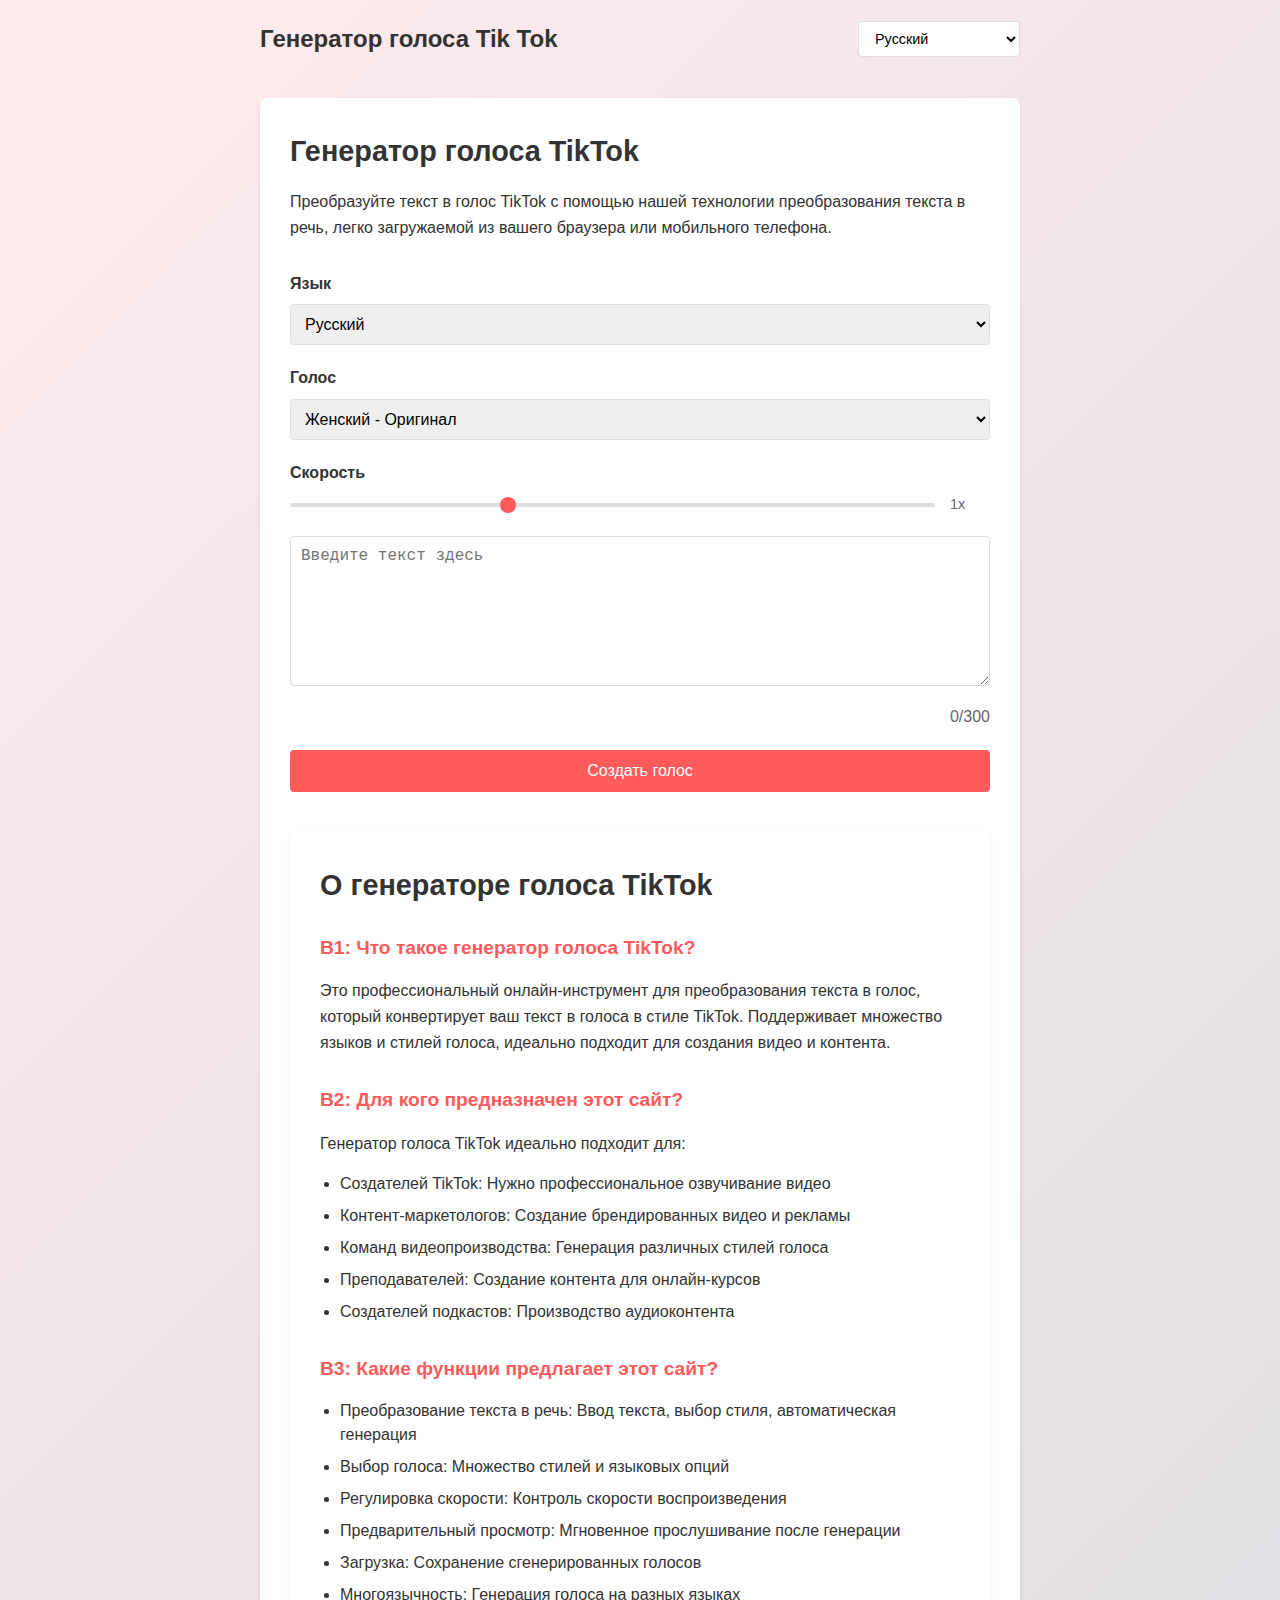
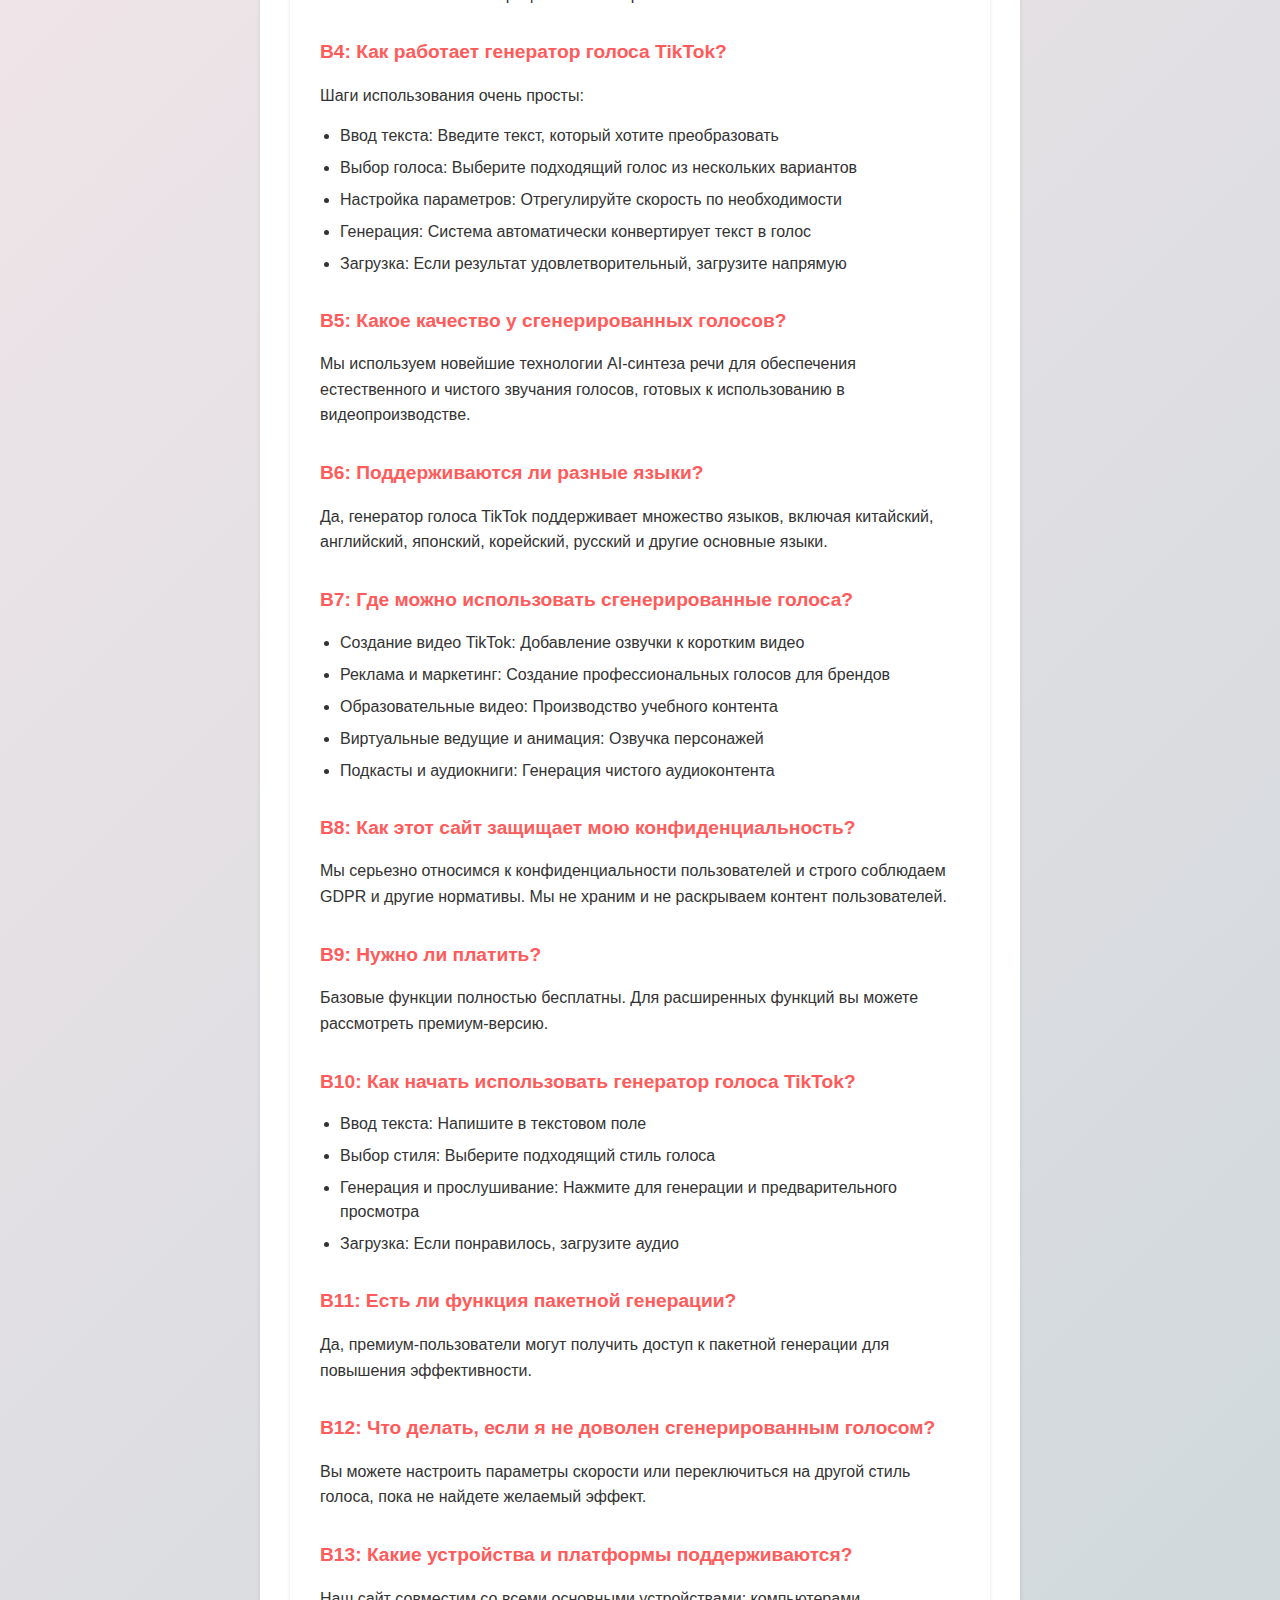
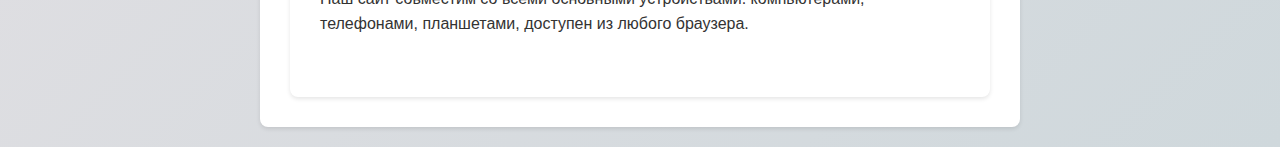
<file: ru.html>
<!DOCTYPE html>
<html lang="ru">
<head>
    <meta charset="UTF-8">
    <meta name="viewport" content="width=device-width, initial-scale=1.0">
    <title>Генератор голоса Tik Tok</title>
    <link rel="stylesheet" href="style.css">
</head>
<body>
    <div class="container">
        <header>
            <h1>Генератор голоса Tik Tok</h1>
            <nav>
                <select id="language-selector" class="language-select">
                    <option value="en-US">English (US)</option>
                    <option value="en-UK">English (UK)</option>
                    <option value="zh">中文</option>
                    <option value="vi">Tiếng Việt</option>
                    <option value="id">Bahasa Indonesia</option>
                    <option value="ru" selected>Русский</option>
                    <option value="pt-BR">Português (Brasil)</option>
                    <option value="fr">Français</option>
                    <option value="ja">日本語</option>
                    <option value="es-MX">Español (México)</option>
                </select>
            </nav>
        </header>
        
        <main>
            <h2>Генератор голоса TikTok</h2>
            <p>Преобразуйте текст в голос TikTok с помощью нашей технологии преобразования текста в речь, легко загружаемой из вашего браузера или мобильного телефона.</p>
            
            <form id="voice-form">
                <div class="input-group">
                    <label for="language">Язык</label>
                    <select id="language" name="language">
                        <option value="en-US">Английский (США)</option>
                        <option value="en-UK">Английский (Великобритания)</option>
                        <option value="ru" selected>Русский</option>
                    </select>
                </div>

                <div class="input-group">
                    <label for="voice">Голос</label>
                    <select id="voice" name="voice">
                        <option value="female-original">Женский - Оригинал</option>
                        <option value="male-original">Мужской - Оригинал</option>
                    </select>
                </div>

                <div class="input-group">
                    <label for="speed">Скорость</label>
                    <div class="speed-control">
                        <input type="range" id="speed" name="speed" 
                               min="0.5" max="2" step="0.1" value="1">
                        <span class="speed-value">1x</span>
                    </div>
                </div>

                <textarea id="text-input" name="text" placeholder="Введите текст здесь" maxlength="300"></textarea>
                <div class="char-count">0/300</div>

                <button type="submit" id="generate-btn">Создать голос</button>
            </form>

            <div class="qa-section">
                <h2>О генераторе голоса TikTok</h2>
                
                <div class="qa-item">
                    <h3>В1: Что такое генератор голоса TikTok?</h3>
                    <p>Это профессиональный онлайн-инструмент для преобразования текста в голос, который конвертирует ваш текст в голоса в стиле TikTok. Поддерживает множество языков и стилей голоса, идеально подходит для создания видео и контента.</p>
                </div>

                <div class="qa-item">
                    <h3>В2: Для кого предназначен этот сайт?</h3>
                    <p>Генератор голоса TikTok идеально подходит для:</p>
                    <ul>
                        <li>Создателей TikTok: Нужно профессиональное озвучивание видео</li>
                        <li>Контент-маркетологов: Создание брендированных видео и рекламы</li>
                        <li>Команд видеопроизводства: Генерация различных стилей голоса</li>
                        <li>Преподавателей: Создание контента для онлайн-курсов</li>
                        <li>Создателей подкастов: Производство аудиоконтента</li>
                    </ul>
                </div>

                <div class="qa-item">
                    <h3>В3: Какие функции предлагает этот сайт?</h3>
                    <ul>
                        <li>Преобразование текста в речь: Ввод текста, выбор стиля, автоматическая генерация</li>
                        <li>Выбор голоса: Множество стилей и языковых опций</li>
                        <li>Регулировка скорости: Контроль скорости воспроизведения</li>
                        <li>Предварительный просмотр: Мгновенное прослушивание после генерации</li>
                        <li>Загрузка: Сохранение сгенерированных голосов</li>
                        <li>Многоязычность: Генерация голоса на разных языках</li>
                    </ul>
                </div>

                <div class="qa-item">
                    <h3>В4: Как работает генератор голоса TikTok?</h3>
                    <p>Шаги использования очень просты:</p>
                    <ul>
                        <li>Ввод текста: Введите текст, который хотите преобразовать</li>
                        <li>Выбор голоса: Выберите подходящий голос из нескольких вариантов</li>
                        <li>Настройка параметров: Отрегулируйте скорость по необходимости</li>
                        <li>Генерация: Система автоматически конвертирует текст в голос</li>
                        <li>Загрузка: Если результат удовлетворительный, загрузите напрямую</li>
                    </ul>
                </div>

                <div class="qa-item">
                    <h3>В5: Какое качество у сгенерированных голосов?</h3>
                    <p>Мы используем новейшие технологии AI-синтеза речи для обеспечения естественного и чистого звучания голосов, готовых к использованию в видеопроизводстве.</p>
                </div>

                <div class="qa-item">
                    <h3>В6: Поддерживаются ли разные языки?</h3>
                    <p>Да, генератор голоса TikTok поддерживает множество языков, включая китайский, английский, японский, корейский, русский и другие основные языки.</p>
                </div>

                <div class="qa-item">
                    <h3>В7: Где можно использовать сгенерированные голоса?</h3>
                    <ul>
                        <li>Создание видео TikTok: Добавление озвучки к коротким видео</li>
                        <li>Реклама и маркетинг: Создание профессиональных голосов для брендов</li>
                        <li>Образовательные видео: Производство учебного контента</li>
                        <li>Виртуальные ведущие и анимация: Озвучка персонажей</li>
                        <li>Подкасты и аудиокниги: Генерация чистого аудиоконтента</li>
                    </ul>
                </div>

                <div class="qa-item">
                    <h3>В8: Как этот сайт защищает мою конфиденциальность?</h3>
                    <p>Мы серьезно относимся к конфиденциальности пользователей и строго соблюдаем GDPR и другие нормативы. Мы не храним и не раскрываем контент пользователей.</p>
                </div>

                <div class="qa-item">
                    <h3>В9: Нужно ли платить?</h3>
                    <p>Базовые функции полностью бесплатны. Для расширенных функций вы можете рассмотреть премиум-версию.</p>
                </div>

                <div class="qa-item">
                    <h3>В10: Как начать использовать генератор голоса TikTok?</h3>
                    <ul>
                        <li>Ввод текста: Напишите в текстовом поле</li>
                        <li>Выбор стиля: Выберите подходящий стиль голоса</li>
                        <li>Генерация и прослушивание: Нажмите для генерации и предварительного просмотра</li>
                        <li>Загрузка: Если понравилось, загрузите аудио</li>
                    </ul>
                </div>

                <div class="qa-item">
                    <h3>В11: Есть ли функция пакетной генерации?</h3>
                    <p>Да, премиум-пользователи могут получить доступ к пакетной генерации для повышения эффективности.</p>
                </div>

                <div class="qa-item">
                    <h3>В12: Что делать, если я не доволен сгенерированным голосом?</h3>
                    <p>Вы можете настроить параметры скорости или переключиться на другой стиль голоса, пока не найдете желаемый эффект.</p>
                </div>

                <div class="qa-item">
                    <h3>В13: Какие устройства и платформы поддерживаются?</h3>
                    <p>Наш сайт совместим со всеми основными устройствами: компьютерами, телефонами, планшетами, доступен из любого браузера.</p>
                </div>
            </div>
        </main>
    </div>
</body>
</html>
</file>
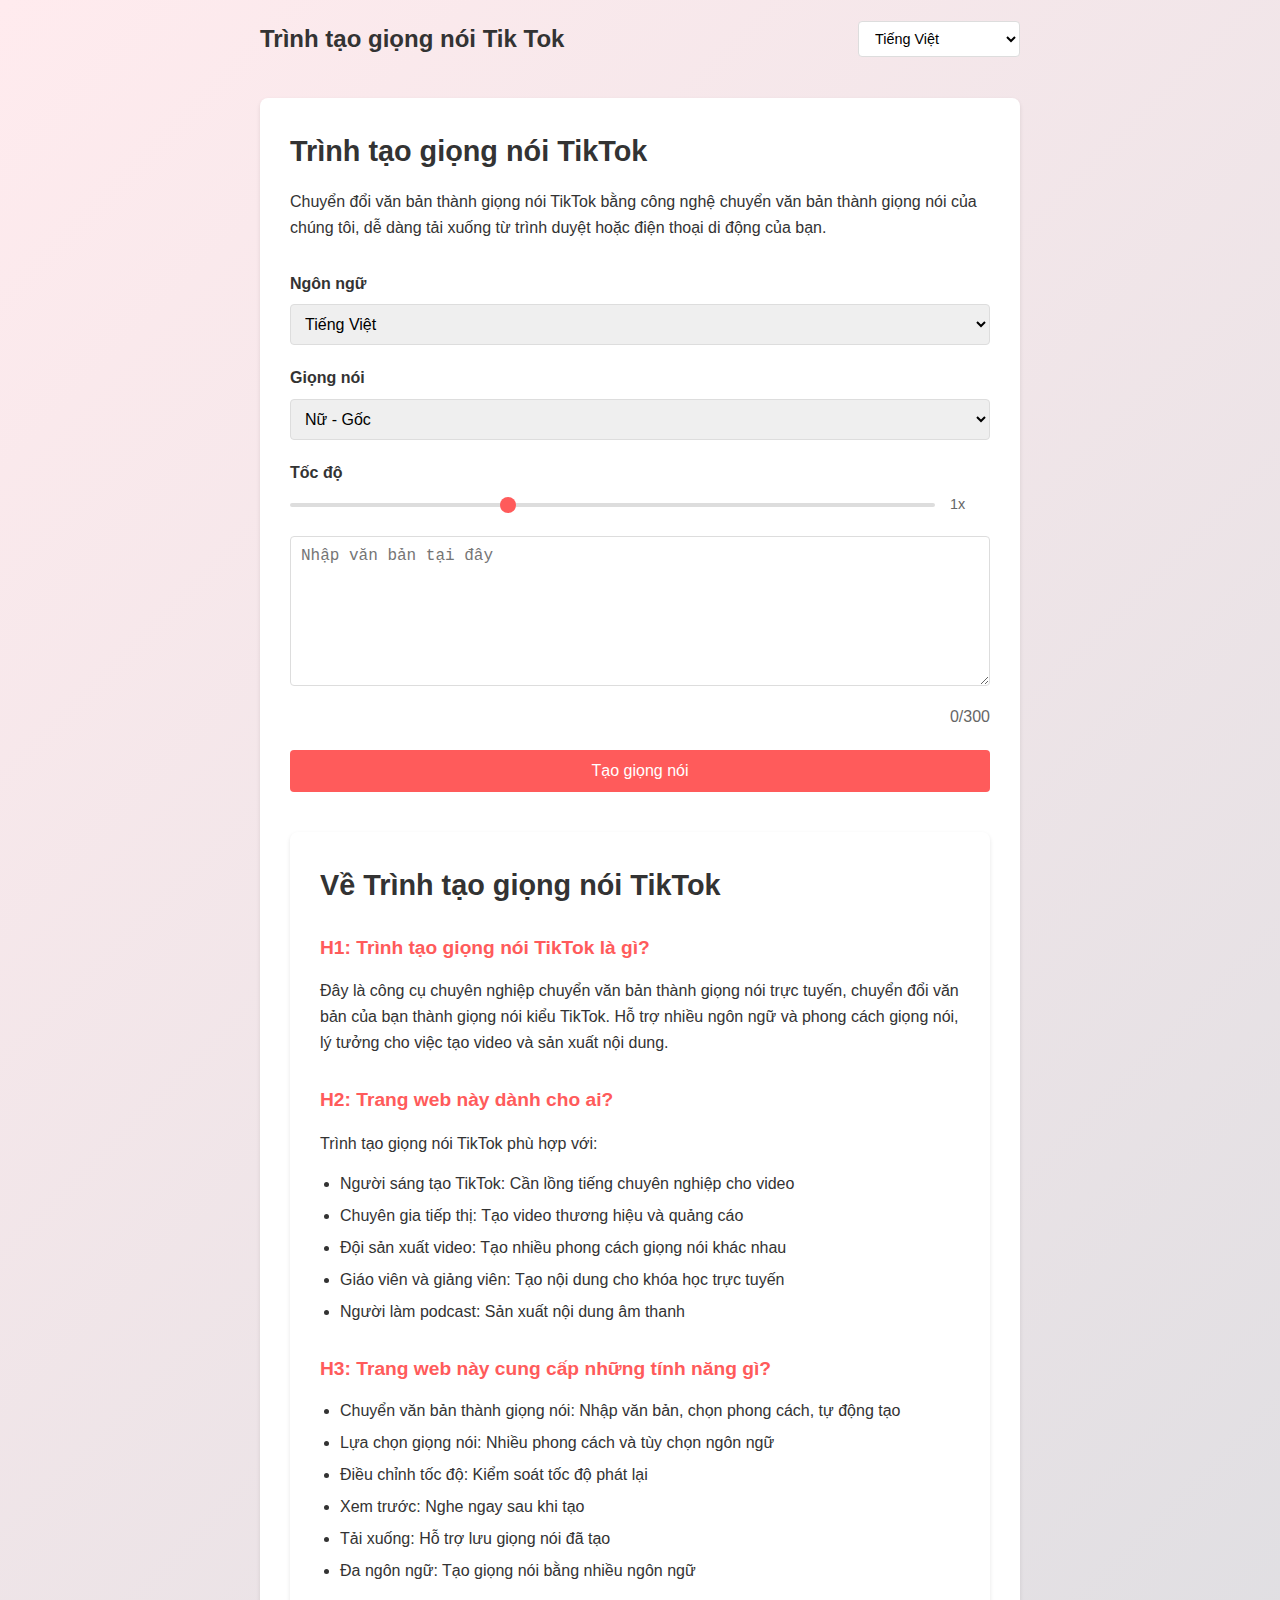
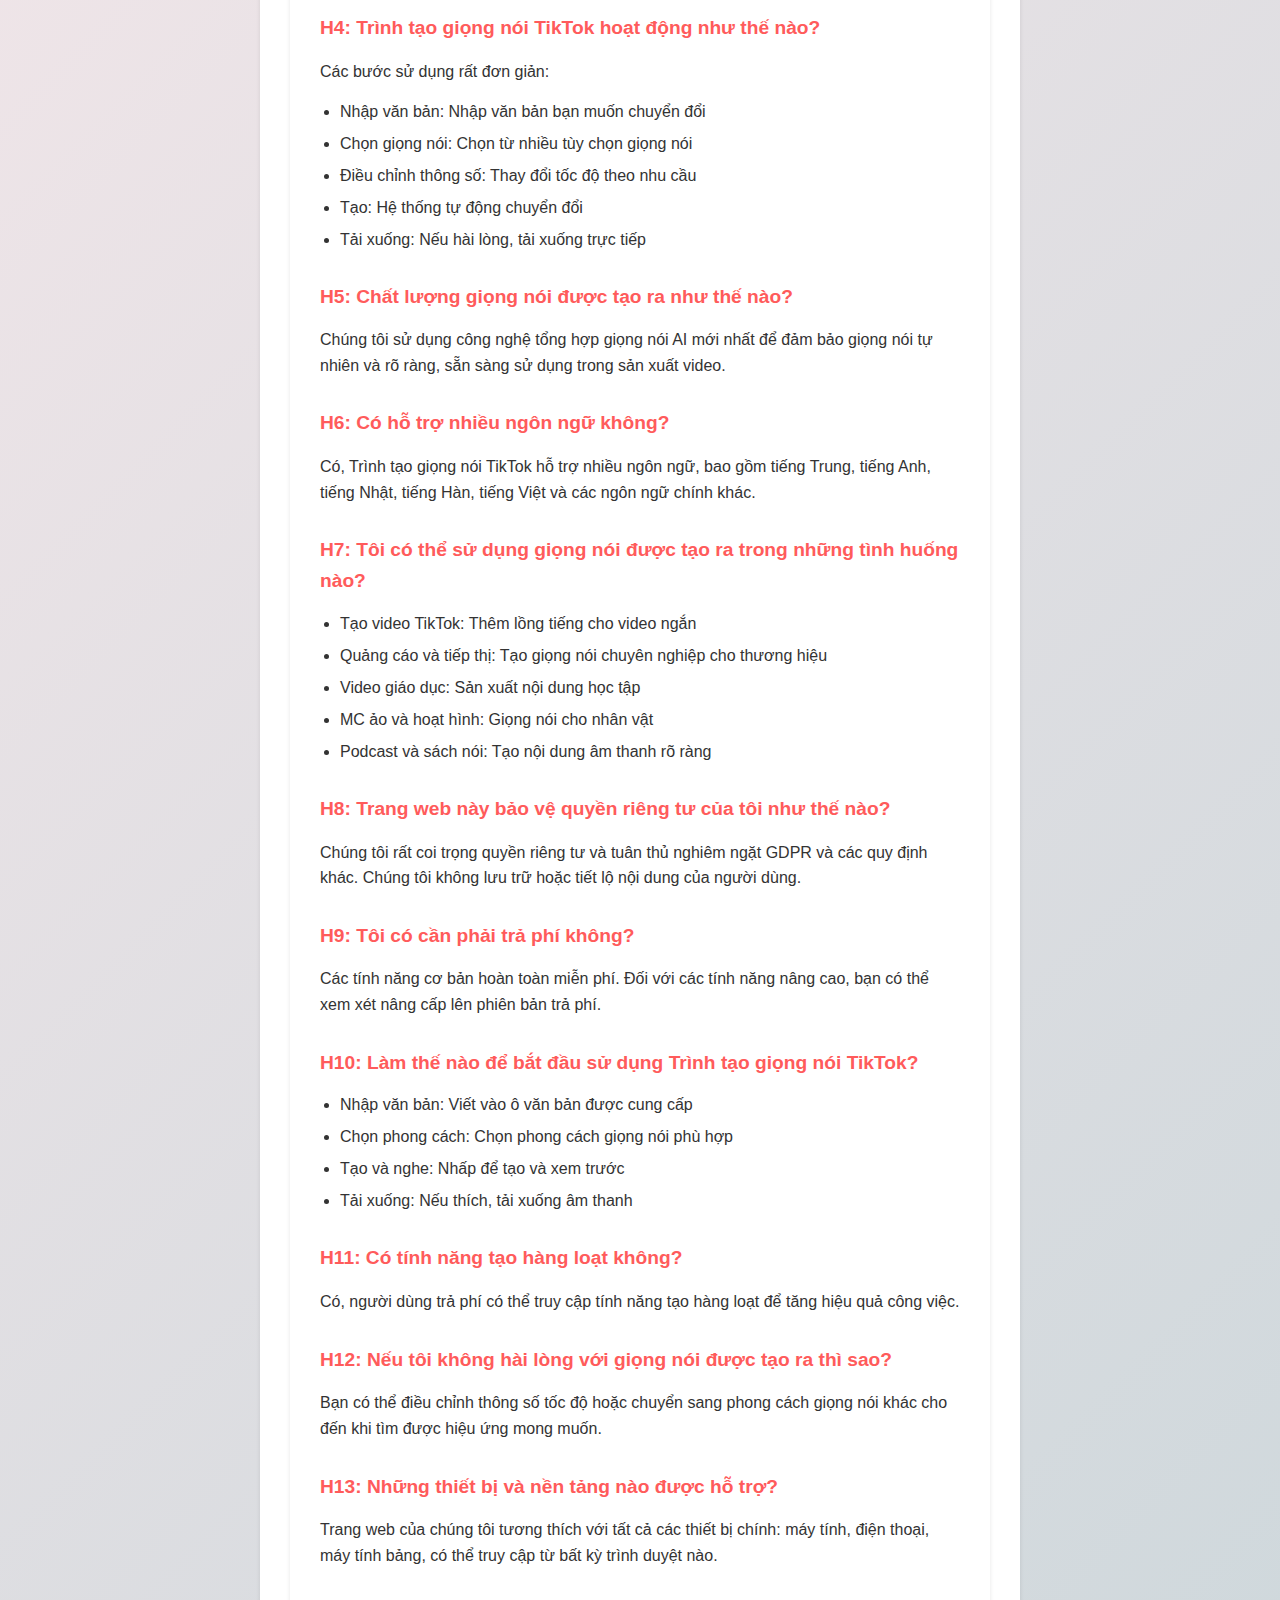
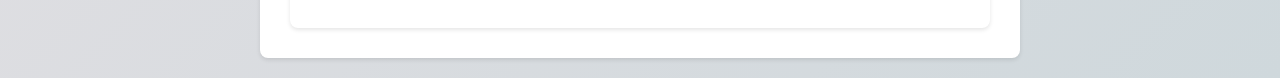
<file: vi.html>
<!DOCTYPE html>
<html lang="vi">
<head>
    <meta charset="UTF-8">
    <meta name="viewport" content="width=device-width, initial-scale=1.0">
    <title>Trình tạo giọng nói Tik Tok</title>
    <link rel="stylesheet" href="style.css">
</head>
<body>
    <div class="container">
        <header>
            <h1>Trình tạo giọng nói Tik Tok</h1>
            <nav>
                <select id="language-selector" class="language-select">
                    <option value="en-US">English (US)</option>
                    <option value="en-UK">English (UK)</option>
                    <option value="zh">中文</option>
                    <option value="vi" selected>Tiếng Việt</option>
                    <option value="id">Bahasa Indonesia</option>
                    <option value="ru">Русский</option>
                    <option value="pt-BR">Português (Brasil)</option>
                    <option value="fr">Français</option>
                    <option value="ja">日本語</option>
                    <option value="es-MX">Español (México)</option>
                </select>
            </nav>
        </header>
        
        <main>
            <h2>Trình tạo giọng nói TikTok</h2>
            <p>Chuyển đổi văn bản thành giọng nói TikTok bằng công nghệ chuyển văn bản thành giọng nói của chúng tôi, dễ dàng tải xuống từ trình duyệt hoặc điện thoại di động của bạn.</p>
            
            <form id="voice-form">
                <div class="input-group">
                    <label for="language">Ngôn ngữ</label>
                    <select id="language" name="language">
                        <option value="en-US">Tiếng Anh (Mỹ)</option>
                        <option value="en-UK">Tiếng Anh (Anh)</option>
                        <option value="vi" selected>Tiếng Việt</option>
                    </select>
                </div>

                <div class="input-group">
                    <label for="voice">Giọng nói</label>
                    <select id="voice" name="voice">
                        <option value="female-original">Nữ - Gốc</option>
                        <option value="male-original">Nam - Gốc</option>
                    </select>
                </div>

                <div class="input-group">
                    <label for="speed">Tốc độ</label>
                    <div class="speed-control">
                        <input type="range" id="speed" name="speed" 
                               min="0.5" max="2" step="0.1" value="1">
                        <span class="speed-value">1x</span>
                    </div>
                </div>

                <textarea id="text-input" name="text" placeholder="Nhập văn bản tại đây" maxlength="300"></textarea>
                <div class="char-count">0/300</div>

                <button type="submit" id="generate-btn">Tạo giọng nói</button>
            </form>

            <div class="qa-section">
                <h2>Về Trình tạo giọng nói TikTok</h2>
                
                <div class="qa-item">
                    <h3>H1: Trình tạo giọng nói TikTok là gì?</h3>
                    <p>Đây là công cụ chuyên nghiệp chuyển văn bản thành giọng nói trực tuyến, chuyển đổi văn bản của bạn thành giọng nói kiểu TikTok. Hỗ trợ nhiều ngôn ngữ và phong cách giọng nói, lý tưởng cho việc tạo video và sản xuất nội dung.</p>
                </div>

                <div class="qa-item">
                    <h3>H2: Trang web này dành cho ai?</h3>
                    <p>Trình tạo giọng nói TikTok phù hợp với:</p>
                    <ul>
                        <li>Người sáng tạo TikTok: Cần lồng tiếng chuyên nghiệp cho video</li>
                        <li>Chuyên gia tiếp thị: Tạo video thương hiệu và quảng cáo</li>
                        <li>Đội sản xuất video: Tạo nhiều phong cách giọng nói khác nhau</li>
                        <li>Giáo viên và giảng viên: Tạo nội dung cho khóa học trực tuyến</li>
                        <li>Người làm podcast: Sản xuất nội dung âm thanh</li>
                    </ul>
                </div>

                <div class="qa-item">
                    <h3>H3: Trang web này cung cấp những tính năng gì?</h3>
                    <ul>
                        <li>Chuyển văn bản thành giọng nói: Nhập văn bản, chọn phong cách, tự động tạo</li>
                        <li>Lựa chọn giọng nói: Nhiều phong cách và tùy chọn ngôn ngữ</li>
                        <li>Điều chỉnh tốc độ: Kiểm soát tốc độ phát lại</li>
                        <li>Xem trước: Nghe ngay sau khi tạo</li>
                        <li>Tải xuống: Hỗ trợ lưu giọng nói đã tạo</li>
                        <li>Đa ngôn ngữ: Tạo giọng nói bằng nhiều ngôn ngữ</li>
                    </ul>
                </div>

                <div class="qa-item">
                    <h3>H4: Trình tạo giọng nói TikTok hoạt động như thế nào?</h3>
                    <p>Các bước sử dụng rất đơn giản:</p>
                    <ul>
                        <li>Nhập văn bản: Nhập văn bản bạn muốn chuyển đổi</li>
                        <li>Chọn giọng nói: Chọn từ nhiều tùy chọn giọng nói</li>
                        <li>Điều chỉnh thông số: Thay đổi tốc độ theo nhu cầu</li>
                        <li>Tạo: Hệ thống tự động chuyển đổi</li>
                        <li>Tải xuống: Nếu hài lòng, tải xuống trực tiếp</li>
                    </ul>
                </div>

                <div class="qa-item">
                    <h3>H5: Chất lượng giọng nói được tạo ra như thế nào?</h3>
                    <p>Chúng tôi sử dụng công nghệ tổng hợp giọng nói AI mới nhất để đảm bảo giọng nói tự nhiên và rõ ràng, sẵn sàng sử dụng trong sản xuất video.</p>
                </div>

                <div class="qa-item">
                    <h3>H6: Có hỗ trợ nhiều ngôn ngữ không?</h3>
                    <p>Có, Trình tạo giọng nói TikTok hỗ trợ nhiều ngôn ngữ, bao gồm tiếng Trung, tiếng Anh, tiếng Nhật, tiếng Hàn, tiếng Việt và các ngôn ngữ chính khác.</p>
                </div>

                <div class="qa-item">
                    <h3>H7: Tôi có thể sử dụng giọng nói được tạo ra trong những tình huống nào?</h3>
                    <ul>
                        <li>Tạo video TikTok: Thêm lồng tiếng cho video ngắn</li>
                        <li>Quảng cáo và tiếp thị: Tạo giọng nói chuyên nghiệp cho thương hiệu</li>
                        <li>Video giáo dục: Sản xuất nội dung học tập</li>
                        <li>MC ảo và hoạt hình: Giọng nói cho nhân vật</li>
                        <li>Podcast và sách nói: Tạo nội dung âm thanh rõ ràng</li>
                    </ul>
                </div>

                <div class="qa-item">
                    <h3>H8: Trang web này bảo vệ quyền riêng tư của tôi như thế nào?</h3>
                    <p>Chúng tôi rất coi trọng quyền riêng tư và tuân thủ nghiêm ngặt GDPR và các quy định khác. Chúng tôi không lưu trữ hoặc tiết lộ nội dung của người dùng.</p>
                </div>

                <div class="qa-item">
                    <h3>H9: Tôi có cần phải trả phí không?</h3>
                    <p>Các tính năng cơ bản hoàn toàn miễn phí. Đối với các tính năng nâng cao, bạn có thể xem xét nâng cấp lên phiên bản trả phí.</p>
                </div>

                <div class="qa-item">
                    <h3>H10: Làm thế nào để bắt đầu sử dụng Trình tạo giọng nói TikTok?</h3>
                    <ul>
                        <li>Nhập văn bản: Viết vào ô văn bản được cung cấp</li>
                        <li>Chọn phong cách: Chọn phong cách giọng nói phù hợp</li>
                        <li>Tạo và nghe: Nhấp để tạo và xem trước</li>
                        <li>Tải xuống: Nếu thích, tải xuống âm thanh</li>
                    </ul>
                </div>

                <div class="qa-item">
                    <h3>H11: Có tính năng tạo hàng loạt không?</h3>
                    <p>Có, người dùng trả phí có thể truy cập tính năng tạo hàng loạt để tăng hiệu quả công việc.</p>
                </div>

                <div class="qa-item">
                    <h3>H12: Nếu tôi không hài lòng với giọng nói được tạo ra thì sao?</h3>
                    <p>Bạn có thể điều chỉnh thông số tốc độ hoặc chuyển sang phong cách giọng nói khác cho đến khi tìm được hiệu ứng mong muốn.</p>
                </div>

                <div class="qa-item">
                    <h3>H13: Những thiết bị và nền tảng nào được hỗ trợ?</h3>
                    <p>Trang web của chúng tôi tương thích với tất cả các thiết bị chính: máy tính, điện thoại, máy tính bảng, có thể truy cập từ bất kỳ trình duyệt nào.</p>
                </div>
            </div>
        </main>
    </div>
</body>
</html>
</file>
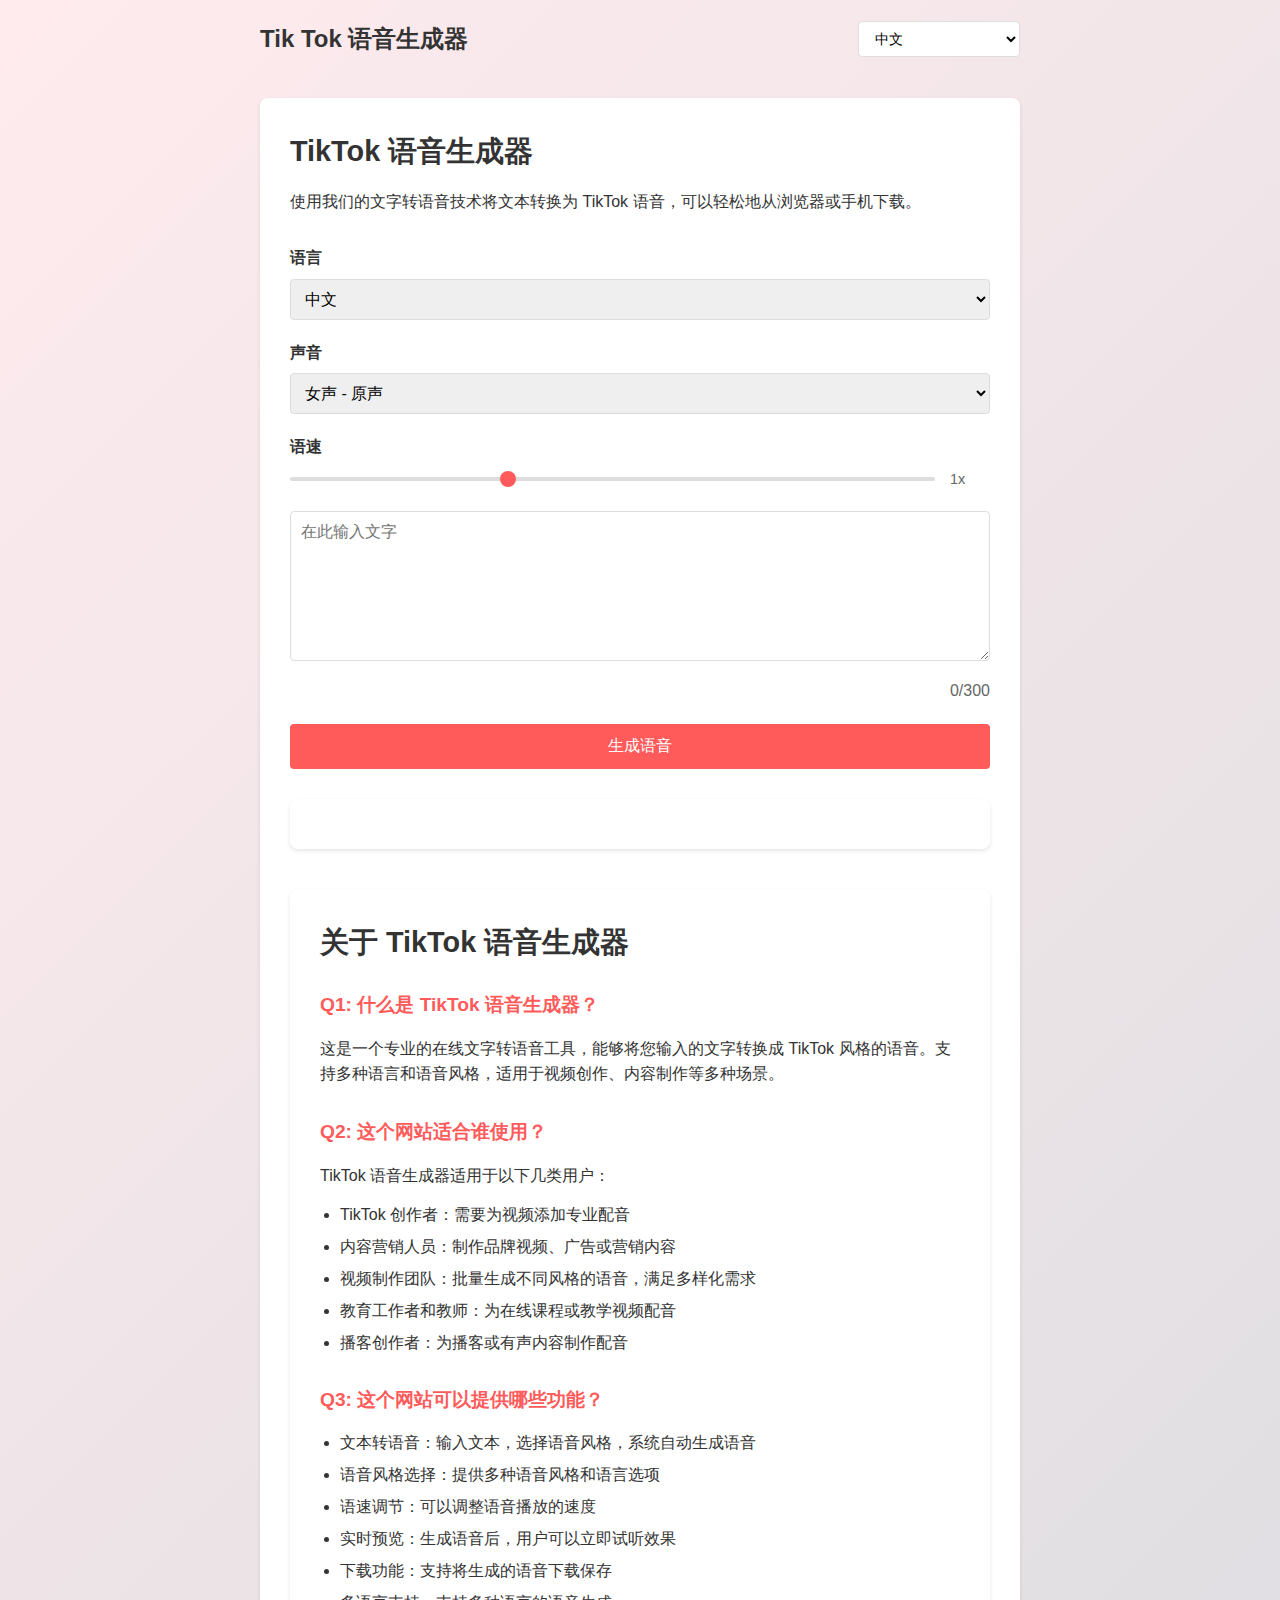
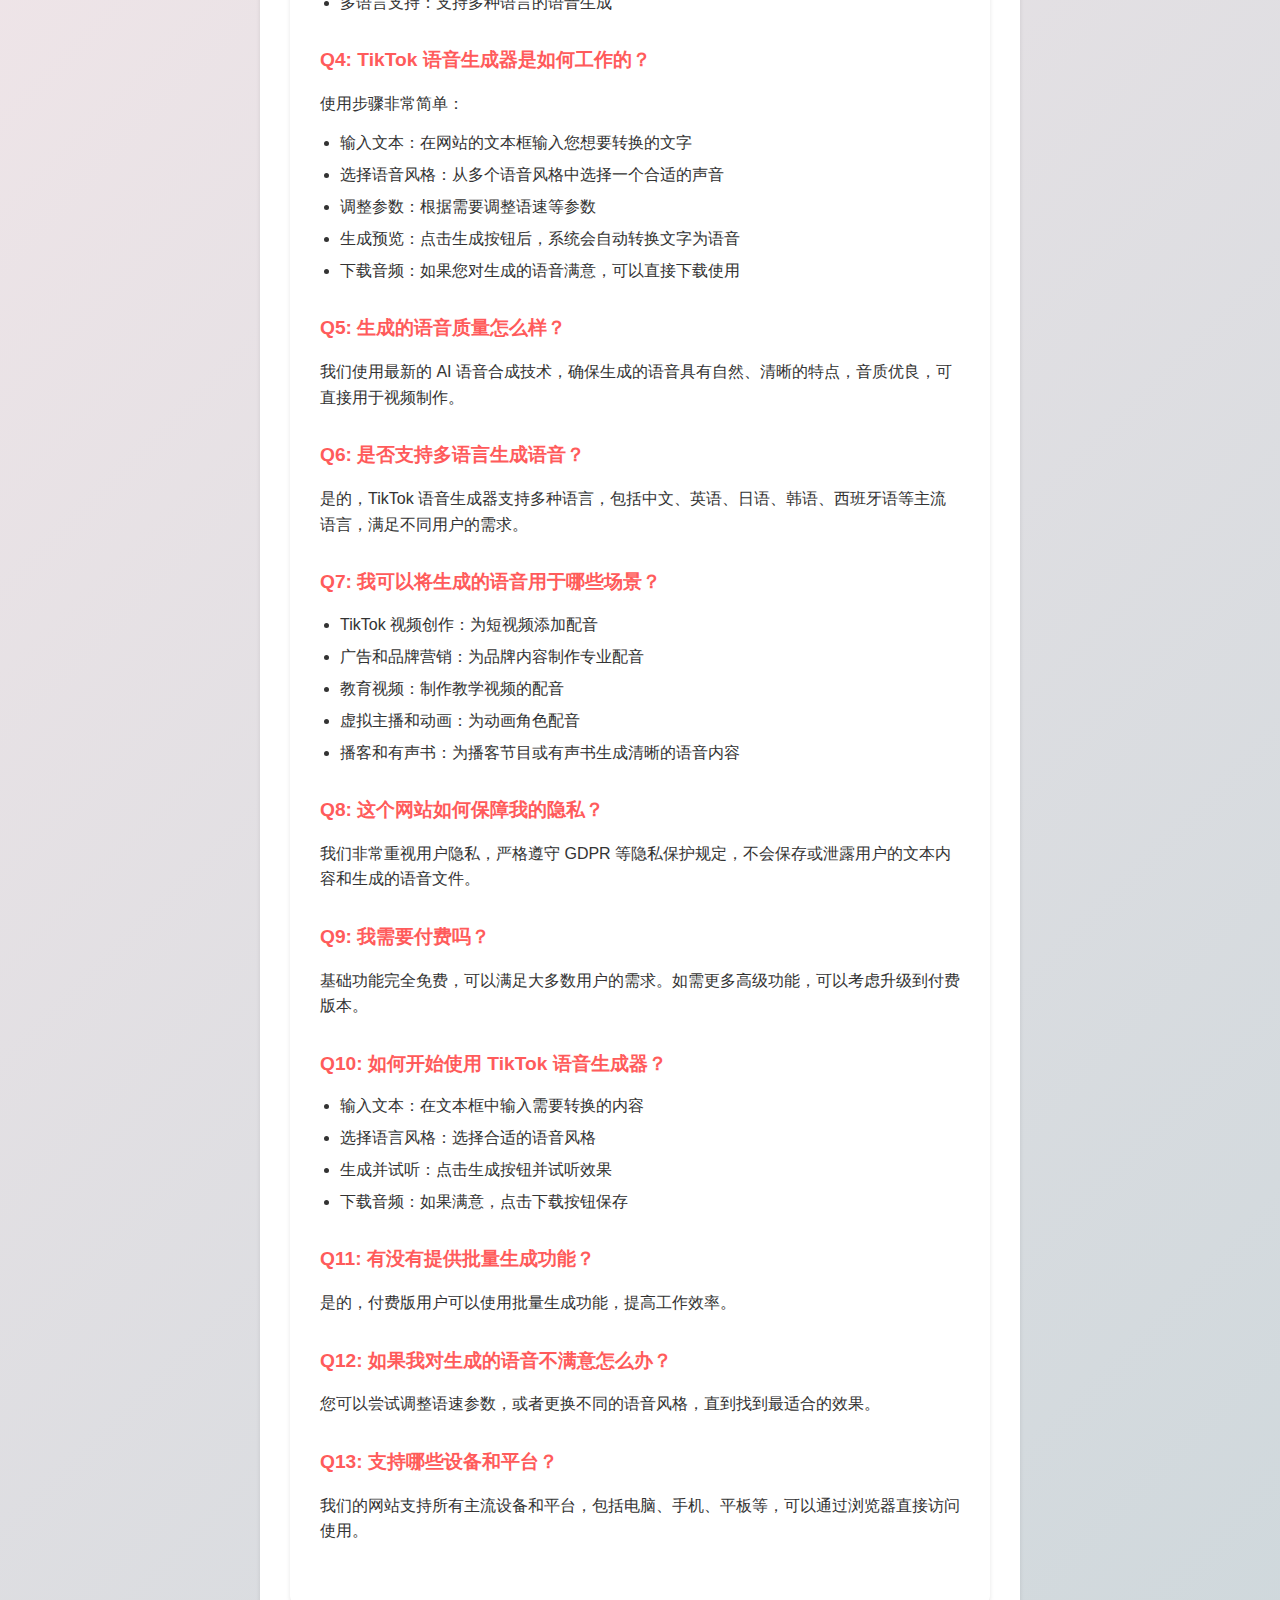
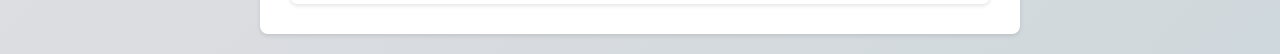
<file: zh.html>
<!DOCTYPE html>
<html lang="zh">
<head>
    <meta charset="UTF-8">
    <meta name="viewport" content="width=device-width, initial-scale=1.0">
    <title>Tik Tok 语音生成器</title>
    <link rel="stylesheet" href="style.css">
</head>
<body>
    <div class="container">
        <header>
            <h1>Tik Tok 语音生成器</h1>
            <nav>
                <select id="language-selector" class="language-select">
                    <option value="en-US">English (US)</option>
                    <option value="en-UK">English (UK)</option>
                    <option value="zh" selected>中文</option>
                    <option value="vi">Tiếng Việt</option>
                    <option value="id">Bahasa Indonesia</option>
                    <option value="ru">Русский</option>
                    <option value="pt-BR">Português (Brasil)</option>
                    <option value="fr">Français</option>
                    <option value="ja">日本語</option>
                    <option value="es-MX">Español (México)</option>
                </select>
            </nav>
        </header>
        
        <main>
            <h2>TikTok 语音生成器</h2>
            <p>使用我们的文字转语音技术将文本转换为 TikTok 语音，可以轻松地从浏览器或手机下载。</p>
            
            <form id="voice-form">
                <div class="input-group">
                    <label for="language">语言</label>
                    <select id="language" name="language">
                        <option value="en-US">英语（美国）</option>
                        <option value="en-UK">英语（英国）</option>
                        <option value="zh" selected>中文</option>
                    </select>
                </div>

                <div class="input-group">
                    <label for="voice">声音</label>
                    <select id="voice" name="voice">
                        <option value="female-original">女声 - 原声</option>
                        <option value="male-original">男声 - 原声</option>
                    </select>
                </div>

                <div class="input-group">
                    <label for="speed">语速</label>
                    <div class="speed-control">
                        <input type="range" id="speed" name="speed" 
                               min="0.5" max="2" step="0.1" value="1">
                        <span class="speed-value">1x</span>
                    </div>
                </div>

                <textarea id="text-input" name="text" placeholder="在此输入文字" maxlength="300"></textarea>
                <div class="char-count">0/300</div>

                <button type="submit" id="generate-btn">生成语音</button>
            </form>

            <div class="audio-result">
                <div id="audio-player"></div>
            </div>

            <div class="qa-section">
                <h2>关于 TikTok 语音生成器</h2>
                
                <div class="qa-item">
                    <h3>Q1: 什么是 TikTok 语音生成器？</h3>
                    <p>这是一个专业的在线文字转语音工具，能够将您输入的文字转换成 TikTok 风格的语音。支持多种语言和语音风格，适用于视频创作、内容制作等多种场景。</p>
                </div>

                <div class="qa-item">
                    <h3>Q2: 这个网站适合谁使用？</h3>
                    <p>TikTok 语音生成器适用于以下几类用户：</p>
                    <ul>
                        <li>TikTok 创作者：需要为视频添加专业配音</li>
                        <li>内容营销人员：制作品牌视频、广告或营销内容</li>
                        <li>视频制作团队：批量生成不同风格的语音，满足多样化需求</li>
                        <li>教育工作者和教师：为在线课程或教学视频配音</li>
                        <li>播客创作者：为播客或有声内容制作配音</li>
                    </ul>
                </div>

                <div class="qa-item">
                    <h3>Q3: 这个网站可以提供哪些功能？</h3>
                    <ul>
                        <li>文本转语音：输入文本，选择语音风格，系统自动生成语音</li>
                        <li>语音风格选择：提供多种语音风格和语言选项</li>
                        <li>语速调节：可以调整语音播放的速度</li>
                        <li>实时预览：生成语音后，用户可以立即试听效果</li>
                        <li>下载功能：支持将生成的语音下载保存</li>
                        <li>多语言支持：支持多种语言的语音生成</li>
                    </ul>
                </div>

                <div class="qa-item">
                    <h3>Q4: TikTok 语音生成器是如何工作的？</h3>
                    <p>使用步骤非常简单：</p>
                    <ul>
                        <li>输入文本：在网站的文本框输入您想要转换的文字</li>
                        <li>选择语音风格：从多个语音风格中选择一个合适的声音</li>
                        <li>调整参数：根据需要调整语速等参数</li>
                        <li>生成预览：点击生成按钮后，系统会自动转换文字为语音</li>
                        <li>下载音频：如果您对生成的语音满意，可以直接下载使用</li>
                    </ul>
                </div>

                <div class="qa-item">
                    <h3>Q5: 生成的语音质量怎么样？</h3>
                    <p>我们使用最新的 AI 语音合成技术，确保生成的语音具有自然、清晰的特点，音质优良，可直接用于视频制作。</p>
                </div>

                <div class="qa-item">
                    <h3>Q6: 是否支持多语言生成语音？</h3>
                    <p>是的，TikTok 语音生成器支持多种语言，包括中文、英语、日语、韩语、西班牙语等主流语言，满足不同用户的需求。</p>
                </div>

                <div class="qa-item">
                    <h3>Q7: 我可以将生成的语音用于哪些场景？</h3>
                    <ul>
                        <li>TikTok 视频创作：为短视频添加配音</li>
                        <li>广告和品牌营销：为品牌内容制作专业配音</li>
                        <li>教育视频：制作教学视频的配音</li>
                        <li>虚拟主播和动画：为动画角色配音</li>
                        <li>播客和有声书：为播客节目或有声书生成清晰的语音内容</li>
                    </ul>
                </div>

                <div class="qa-item">
                    <h3>Q8: 这个网站如何保障我的隐私？</h3>
                    <p>我们非常重视用户隐私，严格遵守 GDPR 等隐私保护规定，不会保存或泄露用户的文本内容和生成的语音文件。</p>
                </div>

                <div class="qa-item">
                    <h3>Q9: 我需要付费吗？</h3>
                    <p>基础功能完全免费，可以满足大多数用户的需求。如需更多高级功能，可以考虑升级到付费版本。</p>
                </div>

                <div class="qa-item">
                    <h3>Q10: 如何开始使用 TikTok 语音生成器？</h3>
                    <ul>
                        <li>输入文本：在文本框中输入需要转换的内容</li>
                        <li>选择语言风格：选择合适的语音风格</li>
                        <li>生成并试听：点击生成按钮并试听效果</li>
                        <li>下载音频：如果满意，点击下载按钮保存</li>
                    </ul>
                </div>

                <div class="qa-item">
                    <h3>Q11: 有没有提供批量生成功能？</h3>
                    <p>是的，付费版用户可以使用批量生成功能，提高工作效率。</p>
                </div>

                <div class="qa-item">
                    <h3>Q12: 如果我对生成的语音不满意怎么办？</h3>
                    <p>您可以尝试调整语速参数，或者更换不同的语音风格，直到找到最适合的效果。</p>
                </div>

                <div class="qa-item">
                    <h3>Q13: 支持哪些设备和平台？</h3>
                    <p>我们的网站支持所有主流设备和平台，包括电脑、手机、平板等，可以通过浏览器直接访问使用。</p>
                </div>
            </div>
        </main>
    </div>
    <script src="script.js"></script>
</body>
</html>
</file>
<file: style.css>
/* Reset default styles */
* {
    margin: 0;
    padding: 0;
    box-sizing: border-box;
}

body {
    font-family: -apple-system, BlinkMacSystemFont, 'Segoe UI', Roboto, Oxygen, Ubuntu, Cantarell, sans-serif;
    background: linear-gradient(135deg, #ffebee 0%, #cfd8dc 100%);
    color: #333;
    line-height: 1.6;
    min-height: 100vh;
}

.container {
    max-width: 800px;
    margin: 0 auto;
    padding: 20px;
}

/* Header styles */
header {
    display: flex;
    justify-content: space-between;
    align-items: center;
    margin-bottom: 40px;
}

h1 {
    font-size: 1.5rem;
    font-weight: bold;
}

nav {
    display: flex;
    align-items: center;
}

/* 添加语言选择器样式 */
.language-select {
    padding: 8px 12px;
    border: 1px solid #ddd;
    border-radius: 4px;
    background-color: white;
    font-size: 0.9rem;
    cursor: pointer;
    outline: none;
}

.language-select:hover {
    border-color: #ccc;
}

/* 删除不需要的导航样式 */
nav ul {
    display: none;
}

nav a {
    text-decoration: none;
    color: #333;
    font-weight: bold;
}

/* Main content styles */
main {
    background-color: #fff;
    padding: 30px;
    border-radius: 8px;
    box-shadow: 0 2px 4px rgba(0,0,0,0.1);
}

h2 {
    font-size: 1.8rem;
    margin-bottom: 15px;
}

p {
    margin-bottom: 30px;
}

/* Form styles */
.input-group {
    margin-bottom: 20px;
}

label {
    display: block;
    margin-bottom: 8px;
    font-weight: bold;
}

select, textarea {
    width: 100%;
    padding: 10px;
    border: 1px solid #ddd;
    border-radius: 4px;
    font-size: 1rem;
}

textarea {
    height: 150px;
    resize: vertical;
    margin-bottom: 10px;
}

.char-count {
    text-align: right;
    color: #666;
    margin-bottom: 20px;
}

button {
    background-color: #ff5b5b;
    color: white;
    border: none;
    border-radius: 4px;
    padding: 12px 24px;
    font-size: 1rem;
    cursor: pointer;
    width: 100%;
}

button:hover {
    background-color: #e44d4d;
}

/* 添加语速控制样式 */
.speed-control {
    display: flex;
    align-items: center;
    gap: 15px;
}

input[type="range"] {
    flex: 1;
    height: 4px;
    background: #ddd;
    border-radius: 2px;
    appearance: none;
    -webkit-appearance: none;
}

input[type="range"]::-webkit-slider-thumb {
    -webkit-appearance: none;
    appearance: none;
    width: 16px;
    height: 16px;
    background: #ff5b5b;
    border-radius: 50%;
    cursor: pointer;
}

input[type="range"]::-moz-range-thumb {
    width: 16px;
    height: 16px;
    background: #ff5b5b;
    border-radius: 50%;
    cursor: pointer;
    border: none;
}

.speed-value {
    min-width: 40px;
    color: #666;
    font-size: 0.9rem;
}

/* QA 部分样式 */
.qa-section {
    margin-top: 40px;
    padding: 30px;
    background: #fff;
    border-radius: 8px;
    box-shadow: 0 2px 4px rgba(0,0,0,0.1);
}

.qa-section h2 {
    font-size: 1.8rem;
    margin-bottom: 25px;
    color: #333;
}

.qa-item {
    margin-bottom: 30px;
}

.qa-item h3 {
    font-size: 1.2rem;
    color: #ff5b5b;
    margin-bottom: 15px;
}

.qa-item p {
    margin-bottom: 15px;
    line-height: 1.6;
}

.qa-item ul {
    list-style-type: disc;
    margin-left: 20px;
    margin-bottom: 15px;
}

.qa-item li {
    margin-bottom: 8px;
    line-height: 1.5;
}

/* Hugging Face iframe 容器样式 */
.huggingface-container {
    margin: 30px 0;
    border-radius: 8px;
    overflow: hidden;
    box-shadow: 0 2px 4px rgba(0,0,0,0.1);
}

/* 音频结果容器样式 */
.audio-result {
    margin: 30px 0;
    padding: 20px;
    background: #fff;
    border-radius: 8px;
    box-shadow: 0 2px 4px rgba(0,0,0,0.1);
}

.loading {
    text-align: center;
    padding: 20px;
    color: #666;
}

.error-message {
    color: #ff5b5b;
    text-align: center;
    padding: 10px;
}

#audio-player {
    width: 100%;
    margin: 10px 0;
}

#audio-player audio {
    width: 100%;
}

.huggingface-link {
    margin: 30px 0;
    padding: 20px;
    background: #fff;
    border-radius: 8px;
    box-shadow: 0 2px 4px rgba(0,0,0,0.1);
    text-align: center;
}

.hf-button {
    display: inline-block;
    margin-top: 15px;
    padding: 12px 24px;
    background-color: #ff5b5b;
    color: white;
    text-decoration: none;
    border-radius: 4px;
    transition: background-color 0.2s;
}

.hf-button:hover {
    background-color: #e44d4d;
}
</file>
